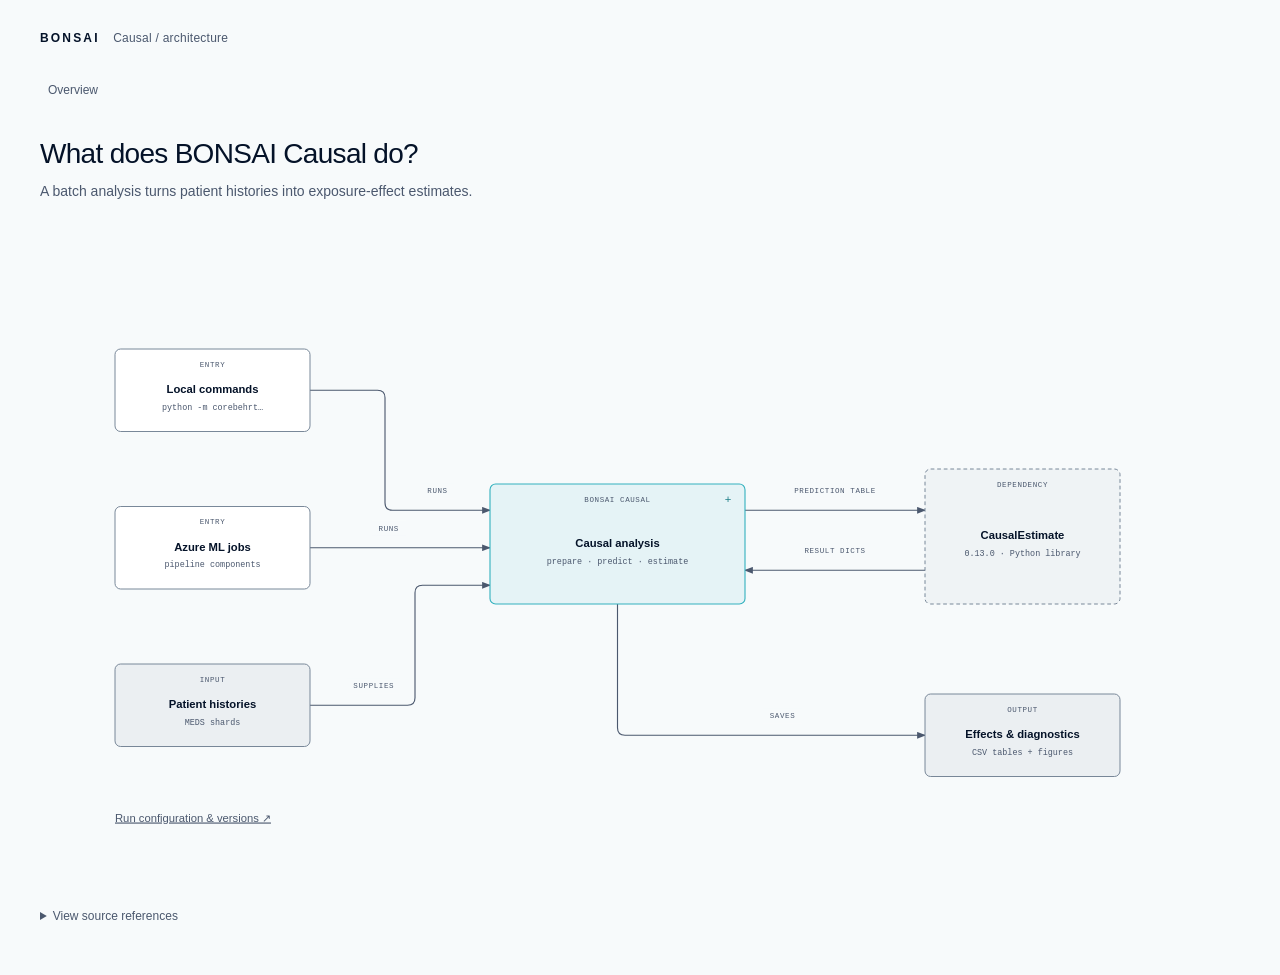
<file: docs/diagrams/index.html>
<!doctype html>
<html lang="en"><head><meta charset="utf-8"><meta name="viewport" content="width=device-width, initial-scale=1"><title>Logical architecture · BONSAI Causal</title><style>
:root {
  color-scheme: light;
  --paper: #f7fafb;
  --ink: #041228;
  --muted: #4b586e;
  --rule: #c3cad4;
  --accent: #35b2bf;
  --accent-text: #1f7f89;
  --sans: "Geist", -apple-system, BlinkMacSystemFont, "Segoe UI", sans-serif;
  --mono: "Geist Mono", ui-monospace, "SFMono-Regular", Consolas, monospace;
  font-family: var(--sans);
  color: var(--ink);
  background: var(--paper);
}
* {
  box-sizing: border-box;
}
body {
  margin: 0;
}
button,
a {
  -webkit-tap-highlight-color: transparent;
}
a {
  color: inherit;
  text-underline-offset: 4px;
}
button {
  font: inherit;
  color: inherit;
  cursor: pointer;
}
[hidden] {
  display: none !important;
}
.shell {
  max-width: 1360px;
  margin: auto;
  padding: 28px 40px 40px;
}
.brand {
  font-size: 12px;
  font-weight: 650;
  letter-spacing: 0.18em;
  text-decoration: none;
}
.brand span {
  font-weight: 400;
  letter-spacing: 0.02em;
  margin-left: 8px;
  color: var(--muted);
}
.toolbar {
  display: flex;
  align-items: center;
  justify-content: space-between;
  gap: 16px;
  min-height: 64px;
  margin-top: 12px;
}
.breadcrumbs {
  display: flex;
  align-items: center;
  flex-wrap: wrap;
  gap: 4px;
  font-size: 12px;
  color: var(--muted);
}
.breadcrumbs button,
.nav-button {
  border: 0;
  background: transparent;
  padding: 12px 8px;
  min-height: 44px;
}
.breadcrumbs button {
  text-decoration: underline;
  text-underline-offset: 4px;
}
.breadcrumbs span {
  padding: 8px;
}
.nav-actions {
  display: flex;
  gap: 8px;
  flex-shrink: 0;
}
.nav-button {
  border: 1px solid var(--rule);
  border-radius: 4px;
  padding: 8px 14px;
}
.context {
  min-height: 56px;
  display: flex;
  align-items: center;
  margin: 8px 0 16px;
}
.context[hidden] + main {
  margin-top: 16px;
}
.context-anchor {
  display: inline-flex;
  flex-direction: column;
  justify-content: center;
  min-width: 220px;
  min-height: 56px;
  padding: 8px 16px;
  border: 1px solid var(--accent);
  border-radius: 6px;
  background: #e5f3f6;
}
.context-anchor small {
  color: var(--muted);
  font-size: 10px;
  margin-bottom: 4px;
}
.context-anchor strong {
  font-weight: 600;
  font-size: 12px;
}
h1 {
  font-size: 28px;
  font-weight: 300;
  letter-spacing: -0.025em;
  margin: 0 0 10px;
}
.subtitle {
  font-size: 14px;
  color: var(--muted);
  margin: 0;
  line-height: 1.6;
  max-width: 85ch;
}
.diagram-scroll {
  overflow-x: auto;
  margin-top: 12px;
  border-radius: 4px;
}
.diagram {
  width: 100%;
  display: block;
  min-width: 880px;
}
.node-name {
  font-family: var(--sans);
  font-size: 12px;
  font-weight: 600;
  fill: var(--ink);
}
.node-sub {
  font-family: var(--mono);
  font-size: 9px;
  fill: var(--muted);
}
.tag,
.edge-label,
.lane-label {
  font-family: var(--mono);
  font-size: 8px;
  fill: var(--muted);
  letter-spacing: 0.08em;
}
.lane-label {
  font-size: 10px;
}
.node-box {
  fill: #fff;
  stroke: #718093;
  stroke-width: 1;
}
.node.focal .node-box {
  fill: #e5f3f6;
  stroke: var(--accent);
  stroke-width: 1.2;
}
.node.artifact .node-box {
  fill: #ebeff2;
}
.node.external .node-box {
  fill: #eff3f5;
  stroke-dasharray: 4 3;
}
.node-link {
  cursor: pointer;
  text-decoration: none;
}
.node-link:hover .node-box {
  stroke: var(--ink);
  stroke-width: 1.8;
}
.disclosure {
  font-family: var(--sans);
  font-size: 12px;
  fill: var(--accent-text);
}
.related {
  font-family: var(--sans);
  font-size: 12px;
  text-decoration: underline;
  text-underline-offset: 4px;
  fill: var(--muted);
}
.evidence {
  margin-top: 8px;
  font-size: 12px;
  color: var(--muted);
}
.evidence summary {
  cursor: pointer;
  width: fit-content;
  padding: 12px 0;
}
.evidence ul {
  line-height: 1.8;
  padding-left: 20px;
}
.evidence code,
.source-meta {
  font-family: var(--mono);
  font-size: 11px;
  overflow-wrap: anywhere;
}
.source-meta {
  color: var(--muted);
  line-height: 1.8;
}
pre {
  overflow: auto;
  max-height: 65vh;
  background: #fff;
  border: 1px solid var(--rule);
  border-radius: 6px;
  padding: 24px;
  line-height: 1.65;
  font-size: 12px;
  tab-size: 4;
}
pre code {
  font-family: var(--mono);
}
:focus-visible {
  outline: 3px solid var(--accent-text);
  outline-offset: 5px;
}
.node-link:focus-visible {
  outline: none;
}
.node-link:focus-visible .node-box {
  stroke: var(--accent-text);
  stroke-width: 3;
}
.sr-only {
  position: absolute;
  width: 1px;
  height: 1px;
  padding: 0;
  margin: -1px;
  overflow: hidden;
  clip-path: inset(50%);
  white-space: nowrap;
}
.flight {
  position: fixed;
  pointer-events: none;
  z-index: 10;
  margin: 0;
  transform-origin: top left;
}
.flight {
  display: flex;
  align-items: center;
  justify-content: center;
  border: 1px solid var(--accent);
  border-radius: 6px;
  font-size: 12px;
  padding: 8px 12px;
  text-align: center;
}
.flight strong {
  font-weight: 600;
}
.standalone-nav {
  display: flex;
  gap: 20px;
  font-size: 12px;
  margin: 24px 0;
}
@media (max-width: 640px) {
  .shell {
    padding: 20px 16px;
  }
  .toolbar {
    align-items: flex-start;
    flex-direction: column-reverse;
    gap: 0;
  }
  .breadcrumbs {
    font-size: 11px;
  }
  h1 {
    font-size: 24px;
    line-height: 1.25;
  }
  .subtitle {
    font-size: 13px;
  }
  .diagram-scroll {
    border: 1px solid #dce2e8;
  }
  .diagram {
    min-width: 1280px;
  }
  .context-anchor {
    min-width: 200px;
  }
  pre {
    padding: 16px;
  }
}
@media (prefers-reduced-motion: reduce) {
  *,
  *::before,
  *::after {
    animation: none !important;
    transition: none !important;
    scroll-behavior: auto !important;
  }
}
@media print {
  .toolbar,
  .context,
  .evidence,
  .standalone-nav {
    display: none !important;
  }
  .shell {
    padding: 0;
    max-width: none;
  }
  .diagram {
    min-width: 0;
  }
  .diagram-scroll {
    overflow: visible;
    border: 0;
  }
  .brand {
    display: none;
  }
}

</style></head><body><div class="shell"><a class="brand" href="index.html">BONSAI <span>Causal / architecture</span></a><div class="toolbar" hidden><nav class="breadcrumbs" aria-label="Location"></nav><div class="nav-actions"><button class="nav-button" id="up">← Up</button><button class="nav-button" id="overview">Overview</button></div></div><div class="context" hidden><div class="context-anchor"><small></small><strong></strong></div></div><main><section id="view-overview" data-view="overview"><h1 tabindex="-1">What does BONSAI Causal do?</h1><p class="subtitle">A batch analysis turns patient histories into exposure-effect estimates.</p><div class="diagram-scroll" tabindex="0" role="region" aria-label="Scrollable diagram: Overview"><svg class="diagram" xmlns="http://www.w3.org/2000/svg" viewBox="0 0 1280 720" role="img" aria-labelledby="overview-title overview-desc"><title id="overview-title">What does BONSAI Causal do?</title><desc id="overview-desc">Local commands or Azure jobs run causal analysis on MEDS data. The analysis calls CausalEstimate with prediction tables and saves effect estimates and diagnostics.</desc><defs><marker id="overview-arrow" markerWidth="8" markerHeight="6" refX="7" refY="3" orient="auto"><polygon points="0 0, 8 3, 0 6" fill="#4b586e"/></marker><marker id="overview-arrow-accent" markerWidth="8" markerHeight="6" refX="7" refY="3" orient="auto"><polygon points="0 0, 8 3, 0 6" fill="#35b2bf"/></marker><marker id="overview-arrow-link" markerWidth="8" markerHeight="6" refX="7" refY="3" orient="auto"><polygon points="0 0, 8 3, 0 6" fill="#2e5aa8"/></marker></defs><rect width="1280" height="720" fill="#f7fafb"/><path class="connector" d="M 288 188 L 360.0 188.0 Q 368 188 368.0 196.0 L 368.0 308.0 Q 368 316 376.0 316.0 L 480 316" fill="none" stroke="#4b586e" stroke-width="1.2" marker-end="url(#overview-arrow)"/><path class="connector" d="M 288 356 L 480 356" fill="none" stroke="#4b586e" stroke-width="1.2" marker-end="url(#overview-arrow)"/><path class="connector" d="M 288 524 L 392.0 524.0 Q 400 524 400.0 516.0 L 400.0 404.0 Q 400 396 408.0 396.0 L 480 396" fill="none" stroke="#4b586e" stroke-width="1.2" marker-end="url(#overview-arrow)"/><path class="connector" d="M 752 316 L 944 316" fill="none" stroke="#4b586e" stroke-width="1.2" marker-end="url(#overview-arrow)"/><path class="connector" d="M 944 380 L 752 380" fill="none" stroke="#4b586e" stroke-width="1.2" marker-end="url(#overview-arrow)"/><path class="connector" d="M 616 416 L 616.0 548.0 Q 616 556 624.0 556.0 L 944 556" fill="none" stroke="#4b586e" stroke-width="1.2" marker-end="url(#overview-arrow)"/><g class="edge-caption"><rect x="405.6" y="287" width="36.8" height="16" fill="#f7fafb"/><text class="edge-label" x="424" y="298" text-anchor="middle">RUNS</text></g><g class="edge-caption"><rect x="353.6" y="327" width="36.8" height="16" fill="#f7fafb"/><text class="edge-label" x="372" y="338" text-anchor="middle">RUNS</text></g><g class="edge-caption"><rect x="327.2" y="495" width="57.6" height="16" fill="#f7fafb"/><text class="edge-label" x="356" y="506" text-anchor="middle">SUPPLIES</text></g><g class="edge-caption"><rect x="798.4" y="287" width="99.2" height="16" fill="#f7fafb"/><text class="edge-label" x="848" y="298" text-anchor="middle">PREDICTION TABLE</text></g><g class="edge-caption"><rect x="808.8" y="351" width="78.4" height="16" fill="#f7fafb"/><text class="edge-label" x="848" y="362" text-anchor="middle">RESULT DICTS</text></g><g class="edge-caption"><rect x="771.0" y="527" width="42.0" height="16" fill="#f7fafb"/><text class="edge-label" x="792" y="538" text-anchor="middle">SAVES</text></g><g class="node " id="overview-local" data-node="local" data-label="Local commands"><rect class="node-box" x="80" y="144" width="208" height="88" rx="6"/><text class="tag" x="184.0" y="163" text-anchor="middle">ENTRY</text><text class="node-name" x="184.0" y="191.0" text-anchor="middle">Local commands</text><text class="node-sub" x="184.0" y="209.0" text-anchor="middle">python -m corebehrt…</text></g><g class="node " id="overview-azure" data-node="azure" data-label="Azure ML jobs"><rect class="node-box" x="80" y="312" width="208" height="88" rx="6"/><text class="tag" x="184.0" y="331" text-anchor="middle">ENTRY</text><text class="node-name" x="184.0" y="359.0" text-anchor="middle">Azure ML jobs</text><text class="node-sub" x="184.0" y="377.0" text-anchor="middle">pipeline components</text></g><g class="node artifact" id="overview-meds" data-node="meds" data-label="Patient histories"><rect class="node-box" x="80" y="480" width="208" height="88" rx="6"/><text class="tag" x="184.0" y="499" text-anchor="middle">INPUT</text><text class="node-name" x="184.0" y="527.0" text-anchor="middle">Patient histories</text><text class="node-sub" x="184.0" y="545.0" text-anchor="middle">MEDS shards</text></g><a class="node-link" href="analysis.html" data-destination="analysis" data-kind="inside" aria-label="Look inside: Causal analysis"><g class="node focal" id="overview-analysis" data-node="analysis" data-label="Causal analysis"><rect class="node-box" x="480" y="288" width="272" height="128" rx="6"/><text class="tag" x="616.0" y="307" text-anchor="middle">BONSAI CAUSAL</text><text class="node-name" x="616.0" y="355.0" text-anchor="middle">Causal analysis</text><text class="node-sub" x="616.0" y="373.0" text-anchor="middle">prepare · predict · estimate</text><text class="disclosure" x="734" y="308" text-anchor="middle">+</text></g></a><g class="node external" id="overview-estimators" data-node="estimators" data-label="CausalEstimate"><rect class="node-box" x="944" y="272" width="208" height="144" rx="6"/><text class="tag" x="1048.0" y="291" text-anchor="middle">DEPENDENCY</text><text class="node-name" x="1048.0" y="347.0" text-anchor="middle">CausalEstimate</text><text class="node-sub" x="1048.0" y="365.0" text-anchor="middle">0.13.0 · Python library</text></g><g class="node artifact" id="overview-results" data-node="results" data-label="Effects &amp; diagnostics"><rect class="node-box" x="944" y="512" width="208" height="88" rx="6"/><text class="tag" x="1048.0" y="531" text-anchor="middle">OUTPUT</text><text class="node-name" x="1048.0" y="559.0" text-anchor="middle">Effects &amp; diagnostics</text><text class="node-sub" x="1048.0" y="577.0" text-anchor="middle">CSV tables + figures</text></g><a href="config.html" data-destination="config" data-kind="related" class="related-link" aria-label="Related view: Run configuration &amp; versions"><rect x="72" y="620" width="280" height="44" fill="transparent"/><text class="related" x="80" y="648">Run configuration &amp; versions ↗</text></a></svg></div><details class="evidence"><summary>View source references</summary><p>Code evidence: BONSAI Causal <code>d97b5e9b83c0a3962494441542db9e7bbccef881</code>; CausalEstimate 0.13.0 <code>9193d476c58037fba7f4d047d03a577e84b6348e</code>.</p><ul><li>Local pipeline entry points — <code>.github/workflows/causal_pipeline.yml</code></li><li>Azure artifact wiring — <code>corebehrt/azure/pipelines/FINETUNE_CALIBRATE_ESTIMATE.py</code></li><li>Estimator caller and table contract — <code>corebehrt/modules/causal/estimate.py</code></li><li>CausalEstimate 0.13.0 callee — <code>9193d476c58037fba7f4d047d03a577e84b6348e/CausalEstimate/core/multi_estimator.py</code></li></ul><a href="evidence.html">Open revision-pinned source links ↗</a></details></section><section id="view-analysis" data-view="analysis" hidden><h1 tabindex="-1">What happens in one causal analysis?</h1><p class="subtitle">The handoffs are patient data, checkpoints, and prediction files.</p><div class="diagram-scroll" tabindex="0" role="region" aria-label="Scrollable diagram: One analysis"><svg class="diagram" xmlns="http://www.w3.org/2000/svg" viewBox="0 0 1280 720" role="img" aria-labelledby="analysis-title analysis-desc"><title id="analysis-title">What happens in one causal analysis?</title><desc id="analysis-desc">Data preparation supplies pretraining and causal cohort preparation. Prepared patients and pretrained weights feed fold training and prediction, followed by calibration and effect estimation.</desc><defs><marker id="analysis-arrow" markerWidth="8" markerHeight="6" refX="7" refY="3" orient="auto"><polygon points="0 0, 8 3, 0 6" fill="#4b586e"/></marker><marker id="analysis-arrow-accent" markerWidth="8" markerHeight="6" refX="7" refY="3" orient="auto"><polygon points="0 0, 8 3, 0 6" fill="#35b2bf"/></marker><marker id="analysis-arrow-link" markerWidth="8" markerHeight="6" refX="7" refY="3" orient="auto"><polygon points="0 0, 8 3, 0 6" fill="#2e5aa8"/></marker></defs><rect width="1280" height="720" fill="#f7fafb"/><path class="connector" d="M 184 288 L 184.0 180.0 Q 184 172 192.0 172.0 L 392 172" fill="none" stroke="#4b586e" stroke-width="1.2" marker-end="url(#analysis-arrow)"/><path class="connector" d="M 184 392 L 184.0 508.0 Q 184 516 192.0 516.0 L 392 516" fill="none" stroke="#4b586e" stroke-width="1.2" marker-end="url(#analysis-arrow)"/><path class="connector" d="M 600 172 L 800.0 172.0 Q 808 172 808.0 180.0 L 808 288" fill="none" stroke="#4b586e" stroke-width="1.2" marker-end="url(#analysis-arrow)"/><path class="connector" d="M 600 516 L 800.0 516.0 Q 808 516 808.0 508.0 L 808 392" fill="none" stroke="#4b586e" stroke-width="1.2" marker-end="url(#analysis-arrow)"/><path class="connector" d="M 912 340 L 1008 340" fill="none" stroke="#4b586e" stroke-width="1.2" marker-end="url(#analysis-arrow)"/><path class="connector" d="M 1112 392 L 1112 528" fill="none" stroke="#4b586e" stroke-width="1.2" marker-end="url(#analysis-arrow)"/><g class="edge-caption"><rect x="248.6" y="143" width="62.800000000000004" height="16" fill="#f7fafb"/><text class="edge-label" x="280" y="154" text-anchor="middle">SEQUENCES</text></g><g class="edge-caption"><rect x="238.2" y="487" width="83.60000000000001" height="16" fill="#f7fafb"/><text class="edge-label" x="280" y="498" text-anchor="middle">COHORT INPUTS</text></g><g class="edge-caption"><rect x="665.2" y="143" width="109.60000000000001" height="16" fill="#f7fafb"/><text class="edge-label" x="720" y="154" text-anchor="middle">PRETRAINED WEIGHTS</text></g><g class="edge-caption"><rect x="659.8" y="487" width="104.4" height="16" fill="#f7fafb"/><text class="edge-label" x="712" y="498" text-anchor="middle">PREPARED PATIENTS</text></g><g class="edge-caption"><rect x="944.2" y="311" width="31.6" height="16" fill="#f7fafb"/><text class="edge-label" x="960" y="322" text-anchor="middle">CSV</text></g><g class="edge-caption"><rect x="1125.6" y="453" width="88.8" height="16" fill="#f7fafb"/><text class="edge-label" x="1170" y="464" text-anchor="middle">CALIBRATED CSV</text></g><g class="node " id="analysis-data" data-node="data" data-label="Prepare patient data"><rect class="node-box" x="80" y="288" width="208" height="104" rx="6"/><text class="tag" x="184.0" y="307" text-anchor="middle">PREPARE</text><text class="node-name" x="184.0" y="343.0" text-anchor="middle">Prepare patient data</text><text class="node-sub" x="184.0" y="361.0" text-anchor="middle">sequences + event labels</text></g><g class="node " id="analysis-pretrain" data-node="pretrain" data-label="Pretrain encoder"><rect class="node-box" x="392" y="128" width="208" height="88" rx="6"/><text class="tag" x="496.0" y="147" text-anchor="middle">LEARN</text><text class="node-name" x="496.0" y="175.0" text-anchor="middle">Pretrain encoder</text><text class="node-sub" x="496.0" y="193.0" text-anchor="middle">masked-token training</text></g><g class="node " id="analysis-cohort" data-node="cohort" data-label="Prepare causal cohort"><rect class="node-box" x="392" y="464" width="208" height="104" rx="6"/><text class="tag" x="496.0" y="483" text-anchor="middle">PREPARE</text><text class="node-name" x="496.0" y="519.0" text-anchor="middle">Prepare causal cohort</text><text class="node-sub" x="496.0" y="537.0" text-anchor="middle">index dates · A/Y · folds</text></g><a class="node-link" href="fold.html" data-destination="fold" data-kind="inside" aria-label="Look inside: Fold training &amp; prediction"><g class="node focal" id="analysis-folds" data-node="folds" data-label="Fold training &amp; prediction"><rect class="node-box" x="704" y="288" width="208" height="104" rx="6"/><text class="tag" x="808.0" y="307" text-anchor="middle">PREDICT</text><text class="node-name" x="808.0" y="343.0" text-anchor="middle">Fold training &amp; prediction</text><text class="node-sub" x="808.0" y="361.0" text-anchor="middle">checkpoints + predictions</text><text class="disclosure" x="894" y="308" text-anchor="middle">+</text></g></a><g class="node " id="analysis-calibrate" data-node="calibrate" data-label="Calibrate probabilities"><rect class="node-box" x="1008" y="288" width="208" height="104" rx="6"/><text class="tag" x="1112.0" y="307" text-anchor="middle">CALIBRATE</text><text class="node-name" x="1112.0" y="343.0" text-anchor="middle">Calibrate probabilities</text><text class="node-sub" x="1112.0" y="361.0" text-anchor="middle">combined predictions.csv</text></g><a class="node-link" href="estimation.html" data-destination="estimation" data-kind="inside" aria-label="Look inside: Effect estimation"><g class="node focal" id="analysis-estimate" data-node="estimate" data-label="Effect estimation"><rect class="node-box" x="1008" y="528" width="208" height="88" rx="6"/><text class="tag" x="1112.0" y="547" text-anchor="middle">ESTIMATE</text><text class="node-name" x="1112.0" y="575.0" text-anchor="middle">Effect estimation</text><text class="node-sub" x="1112.0" y="593.0" text-anchor="middle">effects + intervals</text><text class="disclosure" x="1198" y="548" text-anchor="middle">+</text></g></a><a href="config.html" data-destination="config" data-kind="related" class="related-link" aria-label="Related view: Run configuration &amp; versions"><rect x="72" y="620" width="280" height="44" fill="transparent"/><text class="related" x="80" y="648">Run configuration &amp; versions ↗</text></a></svg></div><details class="evidence"><summary>View source references</summary><p>Code evidence: BONSAI Causal <code>d97b5e9b83c0a3962494441542db9e7bbccef881</code>; CausalEstimate 0.13.0 <code>9193d476c58037fba7f4d047d03a577e84b6348e</code>.</p><ul><li>Concrete stage ordering — <code>.github/workflows/causal_pipeline.yml</code></li><li>Joint fine-tuning entry point — <code>corebehrt/main_causal/finetune_exp_y.py</code></li><li>Calibration reads saved predictions — <code>corebehrt/modules/setup/causal/prediction_processor.py</code></li><li>Azure uses the same artifact chain — <code>corebehrt/azure/pipelines/FINETUNE_CALIBRATE_ESTIMATE.py</code></li></ul><a href="evidence.html">Open revision-pinned source links ↗</a></details></section><section id="view-fold" data-view="fold" hidden><h1 tabindex="-1">How does one fold produce predictions?</h1><p class="subtitle">Training writes a checkpoint; prediction reloads it before evaluating patients.</p><div class="diagram-scroll" tabindex="0" role="region" aria-label="Scrollable diagram: One fold"><svg class="diagram" xmlns="http://www.w3.org/2000/svg" viewBox="0 0 1280 720" role="img" aria-labelledby="fold-title fold-desc"><title id="fold-title">How does one fold produce predictions?</title><desc id="fold-desc">Training and prediction are separate responsibilities. Training uses the fold&#x27;s training patients. A saved checkpoint is reloaded for validation and optional test evaluation. Validation predictions are combined across folds for calibration.</desc><defs><marker id="fold-arrow" markerWidth="8" markerHeight="6" refX="7" refY="3" orient="auto"><polygon points="0 0, 8 3, 0 6" fill="#4b586e"/></marker><marker id="fold-arrow-accent" markerWidth="8" markerHeight="6" refX="7" refY="3" orient="auto"><polygon points="0 0, 8 3, 0 6" fill="#35b2bf"/></marker><marker id="fold-arrow-link" markerWidth="8" markerHeight="6" refX="7" refY="3" orient="auto"><polygon points="0 0, 8 3, 0 6" fill="#2e5aa8"/></marker></defs><rect width="1280" height="720" fill="#f7fafb"/><text class="lane-label" x="80" y="100">TRAINING</text><line x1="80" y1="112" x2="1200" y2="112" stroke="#dce2e8"/><text class="lane-label" x="80" y="328">PREDICTION</text><line x1="80" y1="340" x2="1200" y2="340" stroke="#dce2e8"/><text class="lane-label" x="80" y="548">AGGREGATION</text><line x1="80" y1="560" x2="1200" y2="560" stroke="#dce2e8"/><path class="connector" d="M 408 180 L 520 180" fill="none" stroke="#4b586e" stroke-width="1.2" marker-end="url(#fold-arrow)"/><path class="connector" d="M 728 180 L 840 180" fill="none" stroke="#4b586e" stroke-width="1.2" marker-end="url(#fold-arrow)"/><path class="connector" d="M 944 224 L 944.0 276.0 Q 944 284 936.0 284.0 L 632.0 284.0 Q 624 284 624.0 292.0 L 624 364" fill="none" stroke="#4b586e" stroke-width="1.2" marker-end="url(#fold-arrow)"/><path class="connector" d="M 408 408 L 520 408" fill="none" stroke="#4b586e" stroke-width="1.2" marker-end="url(#fold-arrow)"/><path class="connector" d="M 728 408 L 840 408" fill="none" stroke="#4b586e" stroke-width="1.2" marker-end="url(#fold-arrow)"/><path class="connector" d="M 624 452 L 624 572" fill="none" stroke="#4b586e" stroke-width="1.2" marker-end="url(#fold-arrow)"/><path class="connector" d="M 944 452 L 944 572" fill="none" stroke="#4b586e" stroke-width="1.2" marker-end="url(#fold-arrow)"/><g class="edge-caption"><rect x="422.2" y="151" width="83.60000000000001" height="16" fill="#f7fafb"/><text class="edge-label" x="464" y="162" text-anchor="middle">TRAINING DATA</text></g><g class="edge-caption"><rect x="763.0" y="151" width="42.0" height="16" fill="#f7fafb"/><text class="edge-label" x="784" y="162" text-anchor="middle">SAVES</text></g><g class="edge-caption"><rect x="757.8" y="255" width="52.4" height="16" fill="#f7fafb"/><text class="edge-label" x="784" y="266" text-anchor="middle">RELOADS</text></g><g class="edge-caption"><rect x="432.6" y="379" width="62.800000000000004" height="16" fill="#f7fafb"/><text class="edge-label" x="464" y="390" text-anchor="middle">EVAL DATA</text></g><g class="edge-caption"><rect x="763.0" y="379" width="42.0" height="16" fill="#f7fafb"/><text class="edge-label" x="784" y="390" text-anchor="middle">SAVES</text></g><g class="edge-caption"><rect x="644.4" y="505" width="47.2" height="16" fill="#f7fafb"/><text class="edge-label" x="668" y="516" text-anchor="middle">SCORES</text></g><g class="edge-caption"><rect x="963.2" y="505" width="57.6" height="16" fill="#f7fafb"/><text class="edge-label" x="992" y="516" text-anchor="middle">COMBINES</text></g><g class="node artifact" id="fold-splits" data-node="splits" data-label="Training patients"><rect class="node-box" x="200" y="136" width="208" height="88" rx="6"/><text class="tag" x="304.0" y="155" text-anchor="middle">INPUT</text><text class="node-name" x="304.0" y="183.0" text-anchor="middle">Training patients</text><text class="node-sub" x="304.0" y="201.0" text-anchor="middle">prepared fold IDs</text></g><a class="node-link" href="source-fold.html" data-destination="source-fold" data-kind="inside" aria-label="Look inside: Fine-tune model"><g class="node focal" id="fold-train" data-node="train" data-label="Fine-tune model"><rect class="node-box" x="520" y="136" width="208" height="88" rx="6"/><text class="tag" x="624.0" y="155" text-anchor="middle">TRAIN</text><text class="node-name" x="624.0" y="183.0" text-anchor="middle">Fine-tune model</text><text class="node-sub" x="624.0" y="201.0" text-anchor="middle">pretrained encoder + A/Y</text><text class="disclosure" x="710" y="156" text-anchor="middle">+</text></g></a><g class="node artifact" id="fold-checkpoint" data-node="checkpoint" data-label="Model checkpoint"><rect class="node-box" x="840" y="136" width="208" height="88" rx="6"/><text class="tag" x="944.0" y="155" text-anchor="middle">ARTIFACT</text><text class="node-name" x="944.0" y="183.0" text-anchor="middle">Model checkpoint</text><text class="node-sub" x="944.0" y="201.0" text-anchor="middle">saved fold weights</text></g><g class="node artifact" id="fold-validation" data-node="validation" data-label="Evaluation patients"><rect class="node-box" x="200" y="364" width="208" height="88" rx="6"/><text class="tag" x="304.0" y="383" text-anchor="middle">INPUT</text><text class="node-name" x="304.0" y="411.0" text-anchor="middle">Evaluation patients</text><text class="node-sub" x="304.0" y="429.0" text-anchor="middle">validation / optional test</text></g><g class="node focal" id="fold-predict" data-node="predict" data-label="Reload &amp; evaluate"><rect class="node-box" x="520" y="364" width="208" height="88" rx="6"/><text class="tag" x="624.0" y="383" text-anchor="middle">PREDICT</text><text class="node-name" x="624.0" y="411.0" text-anchor="middle">Reload &amp; evaluate</text><text class="node-sub" x="624.0" y="429.0" text-anchor="middle">factual + flipped exposure</text></g><g class="node artifact" id="fold-predictions" data-node="predictions" data-label="Fold predictions"><rect class="node-box" x="840" y="364" width="208" height="88" rx="6"/><text class="tag" x="944.0" y="383" text-anchor="middle">OUTPUT</text><text class="node-name" x="944.0" y="411.0" text-anchor="middle">Fold predictions</text><text class="node-sub" x="944.0" y="429.0" text-anchor="middle">propensity + outcomes</text></g><g class="node artifact" id="fold-metrics" data-node="metrics" data-label="Prediction metrics"><rect class="node-box" x="520" y="572" width="208" height="64" rx="6"/><text class="tag" x="624.0" y="591" text-anchor="middle">OUTPUT</text><text class="node-name" x="624.0" y="607.0" text-anchor="middle">Prediction metrics</text><text class="node-sub" x="624.0" y="625.0" text-anchor="middle">validation / optional test</text></g><g class="node artifact" id="fold-combine" data-node="combine" data-label="Combine validation folds"><rect class="node-box" x="840" y="572" width="208" height="64" rx="6"/><text class="tag" x="944.0" y="591" text-anchor="middle">OUTPUT</text><text class="node-name" x="944.0" y="607.0" text-anchor="middle">Combine validation folds</text><text class="node-sub" x="944.0" y="625.0" text-anchor="middle">combined_predictions.csv</text></g><a href="estimation.html" data-destination="estimation" data-kind="related" class="related-link" aria-label="Related view: Related: use these predictions"><rect x="72" y="656" width="280" height="44" fill="transparent"/><text class="related" x="80" y="684">Related: use these predictions ↗</text></a><a href="config.html" data-destination="config" data-kind="related" class="related-link" aria-label="Related view: Run configuration &amp; versions"><rect x="832" y="656" width="280" height="44" fill="transparent"/><text class="related" x="840" y="684">Run configuration &amp; versions ↗</text></a></svg></div><details class="evidence"><summary>View source references</summary><p>Code evidence: BONSAI Causal <code>d97b5e9b83c0a3962494441542db9e7bbccef881</code>; CausalEstimate 0.13.0 <code>9193d476c58037fba7f4d047d03a577e84b6348e</code>.</p><ul><li>Training, reload and evaluation — <code>corebehrt/main_causal/helper/finetune_exp_y.py</code></li><li>Factual and counterfactual prediction — <code>corebehrt/modules/trainer/causal/trainer.py</code></li><li>Only validation folds are accumulated — <code>corebehrt/modules/setup/causal/prediction_accumulator.py</code></li></ul><a href="evidence.html">Open revision-pinned source links ↗</a></details></section><section id="view-estimation" data-view="estimation" hidden><h1 tabindex="-1">How do predictions become effect estimates?</h1><p class="subtitle">Configured methods choose the uncertainty route; several methods can run together.</p><div class="diagram-scroll" tabindex="0" role="region" aria-label="Scrollable diagram: Effect estimates"><svg class="diagram" xmlns="http://www.w3.org/2000/svg" viewBox="0 0 1280 720" role="img" aria-labelledby="estimation-title estimation-desc"><title id="estimation-title">How do predictions become effect estimates?</title><desc id="estimation-desc">Load calibrated predictions, optionally filter common support, and prepare each outcome. Dispatch configured methods to bootstrap estimation or single-shot TMLE_TH, then combine results into tables and plots.</desc><defs><marker id="estimation-arrow" markerWidth="8" markerHeight="6" refX="7" refY="3" orient="auto"><polygon points="0 0, 8 3, 0 6" fill="#4b586e"/></marker><marker id="estimation-arrow-accent" markerWidth="8" markerHeight="6" refX="7" refY="3" orient="auto"><polygon points="0 0, 8 3, 0 6" fill="#35b2bf"/></marker><marker id="estimation-arrow-link" markerWidth="8" markerHeight="6" refX="7" refY="3" orient="auto"><polygon points="0 0, 8 3, 0 6" fill="#2e5aa8"/></marker></defs><rect width="1280" height="720" fill="#f7fafb"/><path class="connector" d="M 288 144 L 384 144" fill="none" stroke="#4b586e" stroke-width="1.2" marker-end="url(#estimation-arrow)"/><path class="connector" d="M 592 144 L 688 144" fill="none" stroke="#4b586e" stroke-width="1.2" marker-end="url(#estimation-arrow)"/><path class="connector" d="M 792 188 L 792 288" fill="none" stroke="#4b586e" stroke-width="1.2" marker-end="url(#estimation-arrow)"/><path class="connector" d="M 696 344 L 544.0 344.0 Q 536 344 536.0 352.0 L 536 456" fill="none" stroke="#4b586e" stroke-width="1.2" marker-end="url(#estimation-arrow)"/><path class="connector" d="M 888 344 L 1040.0 344.0 Q 1048 344 1048.0 352.0 L 1048 456" fill="none" stroke="#4b586e" stroke-width="1.2" marker-end="url(#estimation-arrow)"/><path class="connector" d="M 536 544 L 536.0 572.0 Q 536 580 544.0 580.0 L 736.0 580.0 Q 744 580 744.0 588.0 L 744 616" fill="none" stroke="#4b586e" stroke-width="1.2" marker-end="url(#estimation-arrow)"/><path class="connector" d="M 1048 544 L 1048.0 572.0 Q 1048 580 1040.0 580.0 L 848.0 580.0 Q 840 580 840.0 588.0 L 840 616" fill="none" stroke="#4b586e" stroke-width="1.2" marker-end="url(#estimation-arrow)"/><g class="edge-caption"><rect x="315.0" y="115" width="42.0" height="16" fill="#f7fafb"/><text class="edge-label" x="336" y="126" text-anchor="middle">READS</text></g><g class="edge-caption"><rect x="616.4" y="115" width="47.2" height="16" fill="#f7fafb"/><text class="edge-label" x="640" y="126" text-anchor="middle">PASSES</text></g><g class="edge-caption"><rect x="821.4" y="227" width="73.2" height="16" fill="#f7fafb"/><text class="edge-label" x="858" y="238" text-anchor="middle">PER OUTCOME</text></g><g class="edge-caption"><rect x="547.8" y="315" width="104.4" height="16" fill="#f7fafb"/><text class="edge-label" x="600" y="326" text-anchor="middle">BOOTSTRAP METHODS</text></g><g class="edge-caption"><rect x="949.8" y="315" width="52.4" height="16" fill="#f7fafb"/><text class="edge-label" x="976" y="326" text-anchor="middle">TMLE_TH</text></g><g class="edge-caption"><rect x="605.8" y="551" width="52.4" height="16" fill="#f7fafb"/><text class="edge-label" x="632" y="562" text-anchor="middle">RESULTS</text></g><g class="edge-caption"><rect x="929.8" y="551" width="52.4" height="16" fill="#f7fafb"/><text class="edge-label" x="956" y="562" text-anchor="middle">RESULTS</text></g><g class="node artifact" id="estimation-calibrated" data-node="calibrated" data-label="Calibrated predictions"><rect class="node-box" x="80" y="100" width="208" height="88" rx="6"/><text class="tag" x="184.0" y="119" text-anchor="middle">INPUT</text><text class="node-name" x="184.0" y="147.0" text-anchor="middle">Calibrated predictions</text><text class="node-sub" x="184.0" y="165.0" text-anchor="middle">combined calibrated CSV</text></g><g class="node " id="estimation-support" data-node="support" data-label="Select analysis cohort"><rect class="node-box" x="384" y="100" width="208" height="88" rx="6"/><text class="tag" x="488.0" y="119" text-anchor="middle">FILTER</text><text class="node-name" x="488.0" y="147.0" text-anchor="middle">Select analysis cohort</text><text class="node-sub" x="488.0" y="165.0" text-anchor="middle">optional common support</text></g><g class="node " id="estimation-outcome" data-node="outcome" data-label="Prepare each outcome"><rect class="node-box" x="688" y="100" width="208" height="88" rx="6"/><text class="tag" x="792.0" y="119" text-anchor="middle">LOOP</text><text class="node-name" x="792.0" y="147.0" text-anchor="middle">Prepare each outcome</text><text class="node-sub" x="792.0" y="165.0" text-anchor="middle">A · Y · ps · Q(1) · Q(0)</text></g><a class="node-link" href="source-estimator.html" data-destination="source-estimator" data-kind="inside" aria-label="Look inside: Choose methods"><g class="node focal" id="estimation-dispatch" data-node="dispatch" data-label="Choose methods"><path class="node-box" d="M 792.0 288 L 888 344.0 L 792.0 400 L 696 344.0 Z"/><text class="tag" x="792.0" y="312" text-anchor="middle">DISPATCH</text><text class="node-name" x="792.0" y="342.0" text-anchor="middle">Choose methods</text><text class="node-sub" x="792.0" y="361.0" text-anchor="middle">View dispatch source</text></g></a><g class="node external" id="estimation-bootstrap" data-node="bootstrap" data-label="IPW / AIPW / TMLE"><rect class="node-box" x="432" y="456" width="208" height="88" rx="6"/><text class="tag" x="536.0" y="475" text-anchor="middle">CAUSALESTIMATE</text><text class="node-name" x="536.0" y="503.0" text-anchor="middle">IPW / AIPW / TMLE</text><text class="node-sub" x="536.0" y="521.0" text-anchor="middle">bootstrap when B &gt; 1</text></g><g class="node external" id="estimation-theoretical" data-node="theoretical" data-label="TMLE_TH"><rect class="node-box" x="944" y="456" width="208" height="88" rx="6"/><text class="tag" x="1048.0" y="475" text-anchor="middle">CAUSALESTIMATE</text><text class="node-name" x="1048.0" y="503.0" text-anchor="middle">TMLE_TH</text><text class="node-sub" x="1048.0" y="521.0" text-anchor="middle">single-shot analytic CI</text></g><g class="node artifact" id="estimation-tables" data-node="tables" data-label="Effects &amp; diagnostics"><rect class="node-box" x="688" y="616" width="208" height="72" rx="6"/><text class="tag" x="792.0" y="635" text-anchor="middle">OUTPUT</text><text class="node-name" x="792.0" y="655.0" text-anchor="middle">Effects &amp; diagnostics</text><text class="node-sub" x="792.0" y="673.0" text-anchor="middle">tables · intervals · plots</text></g><a href="fold.html" data-destination="fold" data-kind="related" class="related-link" aria-label="Related view: Related: prediction generation"><rect x="72" y="656" width="280" height="44" fill="transparent"/><text class="related" x="80" y="684">Related: prediction generation ↗</text></a><a href="config.html" data-destination="config" data-kind="related" class="related-link" aria-label="Related view: Estimator configuration"><rect x="72" y="604" width="280" height="44" fill="transparent"/><text class="related" x="80" y="632">Estimator configuration ↗</text></a></svg></div><details class="evidence"><summary>View source references</summary><p>Code evidence: BONSAI Causal <code>d97b5e9b83c0a3962494441542db9e7bbccef881</code>; CausalEstimate 0.13.0 <code>9193d476c58037fba7f4d047d03a577e84b6348e</code>.</p><ul><li>Outcome loop and estimator dispatch — <code>corebehrt/modules/causal/estimate.py</code></li><li>Named columns become potential-outcome predictions — <code>corebehrt/functional/estimate/data_handler.py</code></li><li>Bootstrap versus single evaluation — <code>9193d476c58037fba7f4d047d03a577e84b6348e/CausalEstimate/core/multi_estimator.py</code></li><li>Pinned TMLE API — <code>9193d476c58037fba7f4d047d03a577e84b6348e/CausalEstimate/estimators/tmle.py</code></li></ul><a href="evidence.html">Open revision-pinned source links ↗</a></details></section><section id="view-config" data-view="config" hidden><h1 tabindex="-1">What controls a run and its versions?</h1><p class="subtitle">Stage YAML names the inputs and settings; requirements.txt pins direct package versions.</p><div class="diagram-scroll" tabindex="0" role="region" aria-label="Scrollable diagram: Configuration &amp; versions"><svg class="diagram" xmlns="http://www.w3.org/2000/svg" viewBox="0 0 1280 720" role="img" aria-labelledby="config-title config-desc"><title id="config-title">What controls a run and its versions?</title><desc id="config-desc">Local commands and Azure jobs both use stage YAML, whose paths reference artifacts. Package installation reads project metadata and requirements. Azure environment construction also reads requirements and adds unpinned extras.</desc><defs><marker id="config-arrow" markerWidth="8" markerHeight="6" refX="7" refY="3" orient="auto"><polygon points="0 0, 8 3, 0 6" fill="#4b586e"/></marker><marker id="config-arrow-accent" markerWidth="8" markerHeight="6" refX="7" refY="3" orient="auto"><polygon points="0 0, 8 3, 0 6" fill="#35b2bf"/></marker><marker id="config-arrow-link" markerWidth="8" markerHeight="6" refX="7" refY="3" orient="auto"><polygon points="0 0, 8 3, 0 6" fill="#2e5aa8"/></marker></defs><rect width="1280" height="720" fill="#f7fafb"/><text class="lane-label" x="80" y="76">RUN INPUTS</text><text class="lane-label" x="744" y="76">SOFTWARE ENVIRONMENT</text><path class="connector" d="M 184 216 L 184.0 264.0 Q 184 272 192.0 272.0 L 272.0 272.0 Q 280 272 280.0 280.0 L 280 344" fill="none" stroke="#4b586e" stroke-width="1.2" marker-end="url(#config-arrow)"/><path class="connector" d="M 488 216 L 488.0 264.0 Q 488 272 480.0 272.0 L 400.0 272.0 Q 392 272 392.0 280.0 L 392 344" fill="none" stroke="#4b586e" stroke-width="1.2" marker-end="url(#config-arrow)"/><path class="connector" d="M 336 432 L 336 544" fill="none" stroke="#4b586e" stroke-width="1.2" marker-end="url(#config-arrow)"/><path class="connector" d="M 844 216 L 844 344" fill="none" stroke="#4b586e" stroke-width="1.2" marker-end="url(#config-arrow)"/><path class="connector" d="M 1144 216 L 1144 344" fill="none" stroke="#4b586e" stroke-width="1.2" marker-end="url(#config-arrow)"/><path class="connector" d="M 944 388 L 1048 388" fill="none" stroke="#4b586e" stroke-width="1.2" marker-end="url(#config-arrow)"/><g class="edge-caption"><rect x="211.0" y="243" width="42.0" height="16" fill="#f7fafb"/><text class="edge-label" x="232" y="254" text-anchor="middle">READS</text></g><g class="edge-caption"><rect x="418.6" y="243" width="62.800000000000004" height="16" fill="#f7fafb"/><text class="edge-label" x="450" y="254" text-anchor="middle">OVERRIDES</text></g><g class="edge-caption"><rect x="366.0" y="481" width="68.0" height="16" fill="#f7fafb"/><text class="edge-label" x="400" y="492" text-anchor="middle">REFERENCES</text></g><g class="edge-caption"><rect x="861.0" y="275" width="42.0" height="16" fill="#f7fafb"/><text class="edge-label" x="882" y="286" text-anchor="middle">READS</text></g><g class="edge-caption"><rect x="1159.0" y="275" width="42.0" height="16" fill="#f7fafb"/><text class="edge-label" x="1180" y="286" text-anchor="middle">READS</text></g><g class="edge-caption"><rect x="975.0" y="359" width="42.0" height="16" fill="#f7fafb"/><text class="edge-label" x="996" y="370" text-anchor="middle">LOADS</text></g><g class="node " id="config-local" data-node="local" data-label="Local command"><rect class="node-box" x="80" y="128" width="208" height="88" rx="6"/><text class="tag" x="184.0" y="147" text-anchor="middle">ENTRY</text><text class="node-name" x="184.0" y="175.0" text-anchor="middle">Local command</text><text class="node-sub" x="184.0" y="193.0" text-anchor="middle">--config_path</text></g><g class="node " id="config-job" data-node="job" data-label="Azure component"><rect class="node-box" x="384" y="128" width="208" height="88" rx="6"/><text class="tag" x="488.0" y="147" text-anchor="middle">ENTRY</text><text class="node-name" x="488.0" y="175.0" text-anchor="middle">Azure component</text><text class="node-sub" x="488.0" y="193.0" text-anchor="middle">job config + input paths</text></g><g class="node focal" id="config-yaml" data-node="yaml" data-label="Stage YAML"><rect class="node-box" x="232" y="344" width="208" height="88" rx="6"/><text class="tag" x="336.0" y="363" text-anchor="middle">SHARED INPUT</text><text class="node-name" x="336.0" y="391.0" text-anchor="middle">Stage YAML</text><text class="node-sub" x="336.0" y="409.0" text-anchor="middle">load_config → Config</text></g><g class="node artifact" id="config-artifacts" data-node="artifacts" data-label="Data &amp; checkpoints"><rect class="node-box" x="232" y="544" width="208" height="88" rx="6"/><text class="tag" x="336.0" y="563" text-anchor="middle">ARTIFACT</text><text class="node-name" x="336.0" y="591.0" text-anchor="middle">Data &amp; checkpoints</text><text class="node-sub" x="336.0" y="609.0" text-anchor="middle">paths.* references</text></g><g class="node " id="config-install" data-node="install" data-label="Package installation"><rect class="node-box" x="744" y="128" width="200" height="88" rx="6"/><text class="tag" x="844.0" y="147" text-anchor="middle">BUILD</text><text class="node-name" x="844.0" y="175.0" text-anchor="middle">Package installation</text><text class="node-sub" x="844.0" y="193.0" text-anchor="middle">pip install .</text></g><g class="node " id="config-environment" data-node="environment" data-label="Environment builder"><rect class="node-box" x="1048" y="128" width="192" height="88" rx="6"/><text class="tag" x="1144.0" y="147" text-anchor="middle">BUILD</text><text class="node-name" x="1144.0" y="175.0" text-anchor="middle">Environment builder</text><text class="node-sub" x="1144.0" y="193.0" text-anchor="middle">adds unpinned extras</text></g><g class="node " id="config-metadata" data-node="metadata" data-label="Project metadata"><rect class="node-box" x="744" y="344" width="200" height="88" rx="6"/><text class="tag" x="844.0" y="363" text-anchor="middle">METADATA</text><text class="node-name" x="844.0" y="391.0" text-anchor="middle">Project metadata</text><text class="node-sub" x="844.0" y="409.0" text-anchor="middle">pyproject.toml</text></g><g class="node artifact" id="config-pins" data-node="pins" data-label="Direct dependency pins"><rect class="node-box" x="1048" y="344" width="192" height="88" rx="6"/><text class="tag" x="1144.0" y="363" text-anchor="middle">REQUIREMENTS</text><text class="node-name" x="1144.0" y="391.0" text-anchor="middle">Direct dependency pins</text><text class="node-sub" x="1144.0" y="409.0" text-anchor="middle">CausalEstimate==0.13.0</text></g></svg></div><details class="evidence"><summary>View source references</summary><p>Code evidence: BONSAI Causal <code>d97b5e9b83c0a3962494441542db9e7bbccef881</code>; CausalEstimate 0.13.0 <code>9193d476c58037fba7f4d047d03a577e84b6348e</code>.</p><ul><li>YAML loading and config objects — <code>corebehrt/modules/setup/config.py</code></li><li>Azure job config and path overrides — <code>corebehrt/azure/util/job.py</code></li><li>Example stage paths and settings — <code>corebehrt/configs/causal/finetune/simple.yaml</code></li><li>Direct version pins — <code>requirements.txt</code></li><li>Dynamic package dependencies — <code>pyproject.toml</code></li><li>Azure environment and unpinned additions — <code>corebehrt/azure/environment.py</code></li></ul><a href="evidence.html">Open revision-pinned source links ↗</a></details></section><section id="view-source-fold" data-view="source-fold" hidden><h1 tabindex="-1">finetune_fold()</h1><p class="source-meta">corebehrt/main_causal/helper/finetune_exp_y.py · lines 59–166<br>Revision d97b5e9b83c0a3962494441542db9e7bbccef881</p><pre tabindex="0" aria-label="finetune_fold() source code"><code>def finetune_fold(
    cfg,
    logger: logging.Logger,
    finetune_folder: str,
    train_data: CausalPatientDataset,
    val_data: CausalPatientDataset,
    fold: int,
    test_data: CausalPatientDataset = None,
) -&gt; None:
    &quot;&quot;&quot;Finetune model on one fold&quot;&quot;&quot;
    if &quot;scheduler&quot; in cfg:
        logger.info(&quot;Replacing steps with epochs in scheduler config&quot;)
        cfg.scheduler = replace_steps_with_epochs(
            cfg.scheduler, cfg.trainer_args.batch_size, len(train_data)
        )

    fold_folder = join(finetune_folder, f&quot;fold_{fold}&quot;)
    os.makedirs(fold_folder, exist_ok=True)
    os.makedirs(join(fold_folder, &quot;checkpoints&quot;), exist_ok=True)

    logger.info(&quot;Saving pids&quot;)
    torch.save(train_data.get_pids(), join(fold_folder, &quot;train_pids.pt&quot;))
    torch.save(val_data.get_pids(), join(fold_folder, &quot;val_pids.pt&quot;))
    if len(test_data) &gt; 0:
        torch.save(test_data.get_pids(), join(fold_folder, &quot;test_pids.pt&quot;))

    logger.info(&quot;Initializing datasets&quot;)

    train_dataset = ExposureOutcomesDataset(train_data.patients)
    val_dataset = ExposureOutcomesDataset(val_data.patients)

    modelmanager = CausalModelManager(cfg, fold)
    checkpoint = modelmanager.load_checkpoint()
    outcomes: Dict[str, List[int]] = (
        train_data.get_outcomes()
    )  # needed for sampler/ can be made optional
    exposures = train_data.get_exposures()
    model = modelmanager.initialize_finetune_model(checkpoint, outcomes, exposures)

    if cfg.model.get(&quot;initialize_sigmoid_bias&quot;, False):
        model = initialize_sigmoid_bias(model, outcomes, exposures, logger)

    optimizer, sampler, scheduler, cfg = modelmanager.initialize_training_components(
        model, outcomes
    )
    epoch = modelmanager.get_epoch()
    trainer = CausalEHRTrainer(
        model=model,
        optimizer=optimizer,
        train_dataset=train_dataset,
        val_dataset=val_dataset,
        test_dataset=None,  # test only after training
        args=cfg.trainer_args,
        metrics=getattr(cfg, &quot;metrics&quot;, {}),
        sampler=sampler,
        scheduler=scheduler,
        cfg=cfg,
        logger=logger,
        accumulate_logits=True,
        run_folder=fold_folder,
        last_epoch=epoch,
    )
    trainer.train()

    logger.info(&quot;Load best finetuned model to compute test scores&quot;)
    modelmanager_trained = CausalModelManager(cfg, fold)
    checkpoint = modelmanager_trained.load_checkpoint(checkpoints=True)
    model = modelmanager_trained.initialize_finetune_model(
        checkpoint, outcomes, exposures
    )

    if cfg.get(&quot;visualize_weight_distributions&quot;, False):
        fold_folder = Path(fold_folder)
        visualize_weight_distributions(
            model, save_dir=fold_folder.parent / &quot;figs&quot; / fold_folder.name
        )

    trainer.model = model
    trainer.val_dataset = val_dataset

    logger.info(&quot;Evaluating on validation set&quot;)
    *_, val_prediction_data = trainer.evaluate(mode=&quot;val&quot;)
    if val_prediction_data is not None:
        trainer.process_causal_classification_results(
            val_prediction_data, mode=&quot;val&quot;, save_results=True
        )

    if test_data and len(test_data) &gt; 0:
        logger.info(&quot;Evaluating on test set&quot;)
        test_dataset = ExposureOutcomesDataset(test_data.patients)
        trainer.test_dataset = test_dataset
        *_, test_prediction_data = trainer.evaluate(mode=&quot;test&quot;)
        if test_prediction_data is not None:
            trainer.process_causal_classification_results(
                test_prediction_data, mode=&quot;test&quot;, save_results=True
            )

    if cfg.get(&quot;save_encodings&quot;, False):
        fold_folder = Path(fold_folder)
        encoding_dir = fold_folder / &quot;encodings&quot;
        EncodingSaver(model, val_dataset, train_data.vocab, encoding_dir).save()
        if cfg.get(&quot;visualize_encodings&quot;, False):
            try:
                EncodingAnalyzer(
                    encoding_dir, fold_folder.parent / &quot;figs&quot; / encoding_dir.name
                ).analyze()
            except Exception as e:
                logger.exception(f&quot;Failed to visualize encodings: {e}&quot;)</code></pre><p class="evidence"><a href="evidence.html">Open revision-pinned source links ↗</a></p></section><section id="view-source-estimator" data-view="source-estimator" hidden><h1 tabindex="-1">EffectEstimator._estimate_effects()</h1><p class="source-meta">corebehrt/modules/causal/estimate.py · lines 189–260<br>Revision d97b5e9b83c0a3962494441542db9e7bbccef881</p><pre tabindex="0" aria-label="EffectEstimator._estimate_effects() source code"><code>    def _estimate_effects(
        self, df: pd.DataFrame, outcome_name: str | None = None
    ) -&gt; pd.DataFrame:
        &quot;&quot;&quot;
        Estimate effects, separating bootstrap methods from theoretical (single-shot) methods.
        &quot;&quot;&quot;
        all_methods = self.estimator_cfg.methods

        # Separate methods into bootstrap and theoretical groups
        bootstrap_methods = [m for m in all_methods if m.lower() != &quot;tmle_th&quot;]
        theoretical_methods = [m for m in all_methods if m.lower() == &quot;tmle_th&quot;]

        all_effect_dicts = {}

        # --- 1. Run Theoretical Estimators (if any) ---
        if theoretical_methods:
            self.logger.info(f&quot;Running theoretical estimator: {theoretical_methods[0]}&quot;)
            # Build only the TMLE estimator for a single run
            tmle_th_estimator = TMLE(
                effect_type=self.effect_type,
                treatment_col=EXPOSURE_COL,
                outcome_col=OUTCOME,
                ps_col=PS_COL,
                probas_col=PROBAS,
                probas_t1_col=PROBAS_EXPOSED,
                probas_t0_col=PROBAS_CONTROL,
                clip_percentile=self.clip_percentile,
            )
            # Compute effect once, directly getting theoretical CI
            effect_dict_th = tmle_th_estimator.compute_effect(df)
            all_effect_dicts[&quot;TMLE_TH&quot;] = effect_dict_th

        # --- 2. Run Bootstrap Estimators (if any) ---
        if bootstrap_methods:
            self.logger.info(f&quot;Running bootstrap estimators: {bootstrap_methods}&quot;)
            # Build a MultiEstimator for the remaining methods
            bootstrap_estimator_list = self._build_estimators_for_methods(
                bootstrap_methods
            )

            if bootstrap_estimator_list:
                observed_results = (
                    {
                        estimator.__class__.__name__: estimator.compute_effect(df)
                        for estimator in bootstrap_estimator_list
                    }
                    if self.use_observed_point_estimate
                    else {}
                )
                multi_estimator = MultiEstimator(
                    estimators=bootstrap_estimator_list, verbose=False
                )
                effect_dict_bs = multi_estimator.compute_effects(
                    df,
                    n_bootstraps=self.n_bootstrap,
                    apply_common_support=False,
                    common_support_threshold=None,
                    return_bootstrap_samples=self.save_bootstrap_samples,
                )
                if self.save_bootstrap_samples:
                    self._collect_bootstrap_results(effect_dict_bs, outcome_name)
                for method, observed in observed_results.items():
                    for key, value in observed.items():
                        if key not in {
                            EffectColumns.std_err,
                            EffectColumns.CI95_lower,
                            EffectColumns.CI95_upper,
                        }:
                            effect_dict_bs[method][key] = value
                all_effect_dicts.update(effect_dict_bs)

        return convert_effect_to_dataframe(all_effect_dicts)</code></pre><p class="evidence"><a href="evidence.html">Open revision-pinned source links ↗</a></p></section></main><p class="sr-only" role="status" aria-live="polite" id="location-status"></p><noscript><p>Open a component to follow its standalone diagram. <a href="overview.html">Standalone overview</a>.</p></noscript></div><script>
const PACKAGE = {"brand": "BONSAI Causal", "views": {"overview": {"title": "What does BONSAI Causal do?", "short": "Overview"}, "analysis": {"title": "What happens in one causal analysis?", "short": "One analysis"}, "fold": {"title": "How does one fold produce predictions?", "short": "One fold"}, "estimation": {"title": "How do predictions become effect estimates?", "short": "Effect estimates"}, "config": {"title": "What controls a run and its versions?", "short": "Configuration & versions"}, "source-fold": {"title": "finetune_fold()", "short": "finetune_fold()"}, "source-estimator": {"title": "EffectEstimator._estimate_effects()", "short": "EffectEstimator._estimate_effects()"}}, "routes": {"overview:analysis": {"to": "analysis", "kind": "inside", "label": "Causal analysis", "node": "analysis"}, "overview:config": {"to": "config", "kind": "related", "label": "Run configuration & versions", "node": null}, "analysis:folds": {"to": "fold", "kind": "inside", "label": "Fold training & prediction", "node": "folds"}, "analysis:estimate": {"to": "estimation", "kind": "inside", "label": "Effect estimation", "node": "estimate"}, "analysis:config": {"to": "config", "kind": "related", "label": "Run configuration & versions", "node": null}, "fold:train": {"to": "source-fold", "kind": "inside", "label": "Fine-tune model", "node": "train"}, "fold:estimation": {"to": "estimation", "kind": "related", "label": "Related: use these predictions", "node": null}, "fold:config": {"to": "config", "kind": "related", "label": "Run configuration & versions", "node": null}, "estimation:dispatch": {"to": "source-estimator", "kind": "inside", "label": "Choose methods", "node": "dispatch"}, "estimation:fold": {"to": "fold", "kind": "related", "label": "Related: prediction generation", "node": null}, "estimation:config": {"to": "config", "kind": "related", "label": "Estimator configuration", "node": null}}};
/* PACKAGE is embedded by build.py. The viewer only knows views and explicit routes. */
(() => {
  "use strict";
  const sections = new Map(
    [...document.querySelectorAll("[data-view]")].map((el) => [
      el.dataset.view,
      el,
    ]),
  );
  const toolbar = document.querySelector(".toolbar");
  const breadcrumbs = document.querySelector(".breadcrumbs");
  const context = document.querySelector(".context");
  const anchor = document.querySelector(".context-anchor");
  const up = document.querySelector("#up");
  const overview = document.querySelector("#overview");
  const status = document.querySelector("#location-status");
  const reduced = matchMedia("(prefers-reduced-motion: reduce)");
  const cache = new Map();
  let state;
  let busy = false;
  let generation = 0;
  const animations = new Set();

  for (const [id, section] of sections) {
    section
      .querySelectorAll("a, button, [tabindex], summary")
      .forEach((el, i) => {
        if (!el.id) el.id = `${id}-focus-${i}`;
      });
    for (const link of section.querySelectorAll("[data-destination]")) {
      const node = link.querySelector("[data-node]");
      const key = `${id}:${node ? node.dataset.node : link.dataset.destination}`;
      if (!PACKAGE.routes[key])
        throw new Error(`Missing diagram route: ${key}`);
      link.dataset.route = key;
    }
  }

  const current = () => state.trail[state.trail.length - 1];
  const sectionFor = (entry) => sections.get(entry.id);
  const fresh = (id, via = null) => ({
    id,
    via,
    key: crypto.randomUUID(),
    view: null,
  });
  const hashFor = (trail) => "#" + trail.map((entry) => entry.id).join("/");

  function valid(candidate) {
    if (
      candidate?.diagramPackage !== 1 ||
      !Array.isArray(candidate.trail) ||
      !candidate.trail.length
    )
      return false;
    return candidate.trail.every((entry, index) => {
      if (!sections.has(entry.id) || typeof entry.key !== "string")
        return false;
      if (!index) return entry.id === "overview" && entry.via === null;
      const route = PACKAGE.routes[entry.via];
      return (
        route &&
        route.to === entry.id &&
        entry.via.startsWith(candidate.trail[index - 1].id + ":")
      );
    });
  }

  function capture() {
    if (!state) return;
    const entry = current();
    const section = sectionFor(entry);
    entry.view = {
      x: scrollX,
      y: scrollY,
      focus: section.contains(document.activeElement)
        ? document.activeElement.id
        : null,
      diagram: section.querySelector(".diagram-scroll")?.scrollLeft || 0,
      codeX: section.querySelector("pre")?.scrollLeft || 0,
      codeY: section.querySelector("pre")?.scrollTop || 0,
      evidence: !!section.querySelector("details")?.open,
    };
    cache.set(entry.key, entry.view);
  }

  function save() {
    if (busy || !state) return;
    capture();
    history.replaceState(state, "", hashFor(state.trail));
  }

  function restore(entry) {
    const section = sectionFor(entry);
    const view = cache.get(entry.key) || entry.view;
    const details = section.querySelector("details");
    if (details) details.open = !!view?.evidence;
    const diagram = section.querySelector(".diagram-scroll");
    if (diagram) diagram.scrollLeft = view?.diagram || 0;
    const code = section.querySelector("pre");
    if (code) {
      code.scrollLeft = view?.codeX || 0;
      code.scrollTop = view?.codeY || 0;
    }
    const focus = view?.focus ? document.getElementById(view.focus) : null;
    (focus && section.contains(focus)
      ? focus
      : section.querySelector("h1")
    ).focus({ preventScroll: true });
    scrollTo(view?.x || 0, view?.y || 0);
  }

  function renderChrome() {
    const entry = current();
    breadcrumbs.replaceChildren();
    state.trail.forEach((item, index) => {
      if (index) {
        const separator = document.createElement("span");
        separator.textContent =
          PACKAGE.routes[item.via].kind === "related" ? "↗" : "/";
        separator.setAttribute("aria-hidden", "true");
        breadcrumbs.append(separator);
      }
      const last = index === state.trail.length - 1;
      const crumb = document.createElement(last ? "span" : "button");
      crumb.textContent = PACKAGE.views[item.id].short;
      if (last) crumb.setAttribute("aria-current", "page");
      else crumb.addEventListener("click", () => backTo(index));
      breadcrumbs.append(crumb);
    });
    up.hidden = overview.hidden = state.trail.length === 1;
    context.hidden = !entry.via;
    if (entry.via) {
      const route = PACKAGE.routes[entry.via];
      const parent = state.trail[state.trail.length - 2];
      anchor.querySelector("small").textContent =
        route.kind === "inside"
          ? "Inside · " + PACKAGE.views[parent.id].short
          : "Related view · from " + PACKAGE.views[parent.id].short;
      anchor.querySelector("strong").textContent =
        route.kind === "inside" ? route.label : PACKAGE.views[entry.id].short;
      anchor.style.borderColor =
        route.kind === "inside" ? "var(--accent)" : "var(--rule)";
      anchor.style.background =
        route.kind === "inside" ? "#e5f3f6" : "transparent";
    }
    document.title = PACKAGE.views[entry.id].title + " · " + PACKAGE.brand;
    status.textContent = breadcrumbs.textContent;
  }

  function flightFor(node, rect) {
    const el = document.createElement("div");
    el.className = "flight";
    el.setAttribute("aria-hidden", "true");
    const treatment = getComputedStyle(node.querySelector(".node-box"));
    el.style.cssText = `left:${rect.left}px;top:${rect.top}px;width:${rect.width}px;height:${rect.height}px;background:${treatment.fill};border-color:${treatment.stroke}`;
    const label = document.createElement("strong");
    label.textContent = node.dataset.label;
    el.append(label);
    document.body.append(el);
    return el;
  }

  function animate(el, frames, duration, easing = "cubic-bezier(.2,.8,.2,1)") {
    if (reduced.matches || !el.animate) return Promise.resolve();
    const animation = el.animate(frames, {
      duration,
      easing,
      fill: "both",
    });
    animations.add(animation);
    return animation.finished
      .catch((error) => {
        if (error.name !== "AbortError") throw error;
      })
      .finally(() => {
        animation.cancel();
        animations.delete(animation);
      });
  }

  async function show(next, initial = false) {
    const token = ++generation;
    for (const animation of animations) animation.cancel();
    document.querySelectorAll(".flight").forEach((el) => el.remove());
    anchor.style.visibility = "";
    const previous = state;
    const oldEntry = previous?.trail.at(-1);
    const oldSection = oldEntry && sectionFor(oldEntry);
    const target = next.trail.at(-1);
    const isForward =
      oldEntry &&
      next.trail.length === previous.trail.length + 1 &&
      next.trail.at(-2).key === oldEntry.key;
    const isBack =
      oldEntry &&
      previous.trail.length === next.trail.length + 1 &&
      previous.trail.at(-2).key === target.key;
    const via = isForward ? target.via : isBack ? oldEntry.via : null;
    const route = PACKAGE.routes[via];
    const moving = !initial && !reduced.matches && route?.kind === "inside";
    const oldAnchorRect =
      isBack && !context.hidden ? anchor.getBoundingClientRect() : null;
    const oldNode =
      isForward && route?.node
        ? oldSection.querySelector(`[data-node="${route.node}"]`)
        : null;
    let flight =
      moving && oldNode
        ? flightFor(oldNode, oldNode.getBoundingClientRect())
        : null;
    busy = true;
    if (!initial && oldSection)
      await animate(oldSection, [{ opacity: 1 }, { opacity: 0 }], 120);
    if (token !== generation) return;
    state = next;
    for (const [id, section] of sections) section.hidden = id !== target.id;
    renderChrome();
    restore(target);
    const newSection = sectionFor(target);
    if (moving) {
      let from, to;
      if (isForward && flight) {
        from = flight.getBoundingClientRect();
        to = anchor.getBoundingClientRect();
        anchor.style.visibility = "hidden";
      } else if (isBack && oldAnchorRect) {
        const parentNode = newSection.querySelector(
          `[data-node="${route.node}"]`,
        );
        if (parentNode) {
          from = oldAnchorRect;
          to = parentNode.getBoundingClientRect();
          flight = flightFor(parentNode, from);
        }
      }
      if (flight && from && to) {
        await Promise.all([
          animate(
            flight,
            [
              {
                transform: "translate(0, 0)",
                width: `${from.width}px`,
                height: `${from.height}px`,
              },
              {
                transform: `translate(${to.left - from.left}px, ${to.top - from.top}px)`,
                width: `${to.width}px`,
                height: `${to.height}px`,
              },
            ],
            280,
          ),
          animate(
            newSection,
            [
              { opacity: 0, offset: 0 },
              { opacity: 0, offset: 0.67 },
              { opacity: 1, offset: 1 },
            ],
            420,
            "linear",
          ),
        ]);
      }
    } else if (!initial) {
      await animate(newSection, [{ opacity: 0 }, { opacity: 1 }], 160);
    }
    flight?.remove();
    if (token !== generation) return;
    anchor.style.visibility = "";
    busy = false;
    save();
  }

  function navigate(key) {
    if (busy) return;
    const route = PACKAGE.routes[key];
    if (!route || !key.startsWith(current().id + ":")) return;
    save();
    const next = {
      diagramPackage: 1,
      trail: [...state.trail, fresh(route.to, key)],
    };
    history.pushState(next, "", hashFor(next.trail));
    void show(next);
  }

  function backTo(index) {
    if (busy || index === state.trail.length - 1) return;
    save();
    history.go(index - (state.trail.length - 1));
  }

  document.addEventListener("click", (event) => {
    const link = event.target.closest("a[data-route]");
    if (
      !link ||
      event.button ||
      event.ctrlKey ||
      event.metaKey ||
      event.shiftKey ||
      event.altKey
    )
      return;
    event.preventDefault();
    navigate(link.dataset.route);
  });
  up.addEventListener("click", () => backTo(state.trail.length - 2));
  overview.addEventListener("click", () => backTo(0));
  document.querySelector(".brand").addEventListener("click", (event) => {
    if (
      event.button ||
      event.ctrlKey ||
      event.metaKey ||
      event.shiftKey ||
      event.altKey
    )
      return;
    event.preventDefault();
    backTo(0);
  });
  addEventListener("popstate", (event) => {
    capture();
    if (valid(event.state)) void show(event.state);
    else location.reload();
  });
  addEventListener("scroll", save, { passive: true, capture: true });
  document.addEventListener("focusin", save);
  document.addEventListener("toggle", save, true);
  addEventListener("pagehide", save);
  reduced.addEventListener("change", () => {
    if (reduced.matches) for (const animation of animations) animation.finish();
  });

  toolbar.hidden = false;
  if (valid(history.state) && hashFor(history.state.trail) === location.hash) {
    void show(history.state, true);
  } else {
    const requested = location.hash.slice(1).split("/");
    let seeded = { diagramPackage: 1, trail: [fresh("overview")] };
    history.replaceState(seeded, "", "#overview");
    // Seed a direct deep link with real parent history, so Up still works.
    if (requested[0] === "overview") {
      for (const id of requested.slice(1)) {
        const parent = seeded.trail.at(-1).id;
        const match = Object.entries(PACKAGE.routes).find(
          ([key, route]) => key.startsWith(parent + ":") && route.to === id,
        );
        if (!match) break;
        seeded = {
          diagramPackage: 1,
          trail: [...seeded.trail, fresh(id, match[0])],
        };
        history.pushState(seeded, "", hashFor(seeded.trail));
      }
    }
    void show(seeded, true);
  }
})();

</script></body></html>
</file>
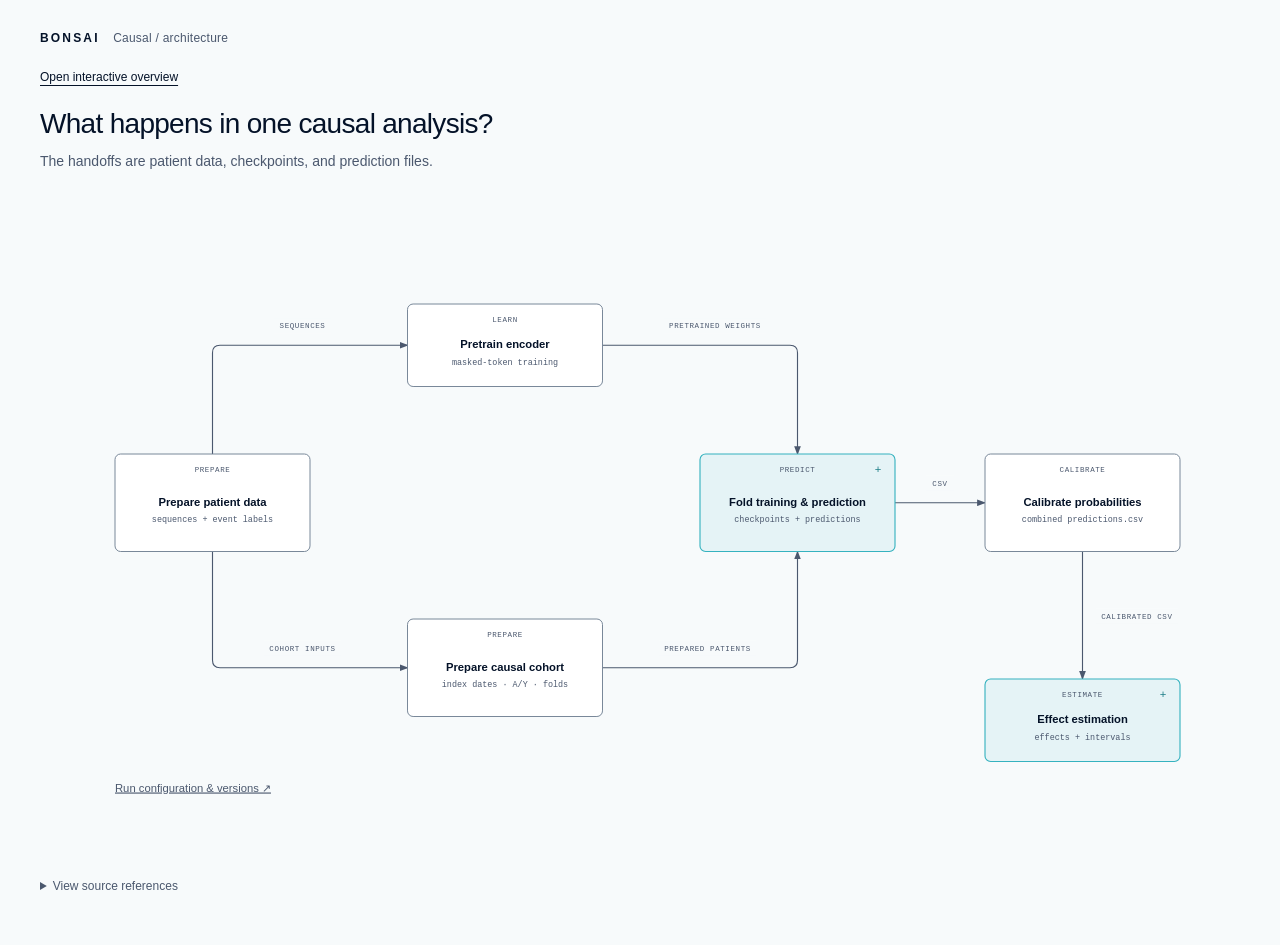
<file: docs/diagrams/analysis.html>
<!doctype html>
<html lang="en"><head><meta charset="utf-8"><meta name="viewport" content="width=device-width, initial-scale=1"><title>What happens in one causal analysis? · BONSAI Causal</title><style>
:root {
  color-scheme: light;
  --paper: #f7fafb;
  --ink: #041228;
  --muted: #4b586e;
  --rule: #c3cad4;
  --accent: #35b2bf;
  --accent-text: #1f7f89;
  --sans: "Geist", -apple-system, BlinkMacSystemFont, "Segoe UI", sans-serif;
  --mono: "Geist Mono", ui-monospace, "SFMono-Regular", Consolas, monospace;
  font-family: var(--sans);
  color: var(--ink);
  background: var(--paper);
}
* {
  box-sizing: border-box;
}
body {
  margin: 0;
}
button,
a {
  -webkit-tap-highlight-color: transparent;
}
a {
  color: inherit;
  text-underline-offset: 4px;
}
button {
  font: inherit;
  color: inherit;
  cursor: pointer;
}
[hidden] {
  display: none !important;
}
.shell {
  max-width: 1360px;
  margin: auto;
  padding: 28px 40px 40px;
}
.brand {
  font-size: 12px;
  font-weight: 650;
  letter-spacing: 0.18em;
  text-decoration: none;
}
.brand span {
  font-weight: 400;
  letter-spacing: 0.02em;
  margin-left: 8px;
  color: var(--muted);
}
.toolbar {
  display: flex;
  align-items: center;
  justify-content: space-between;
  gap: 16px;
  min-height: 64px;
  margin-top: 12px;
}
.breadcrumbs {
  display: flex;
  align-items: center;
  flex-wrap: wrap;
  gap: 4px;
  font-size: 12px;
  color: var(--muted);
}
.breadcrumbs button,
.nav-button {
  border: 0;
  background: transparent;
  padding: 12px 8px;
  min-height: 44px;
}
.breadcrumbs button {
  text-decoration: underline;
  text-underline-offset: 4px;
}
.breadcrumbs span {
  padding: 8px;
}
.nav-actions {
  display: flex;
  gap: 8px;
  flex-shrink: 0;
}
.nav-button {
  border: 1px solid var(--rule);
  border-radius: 4px;
  padding: 8px 14px;
}
.context {
  min-height: 56px;
  display: flex;
  align-items: center;
  margin: 8px 0 16px;
}
.context[hidden] + main {
  margin-top: 16px;
}
.context-anchor {
  display: inline-flex;
  flex-direction: column;
  justify-content: center;
  min-width: 220px;
  min-height: 56px;
  padding: 8px 16px;
  border: 1px solid var(--accent);
  border-radius: 6px;
  background: #e5f3f6;
}
.context-anchor small {
  color: var(--muted);
  font-size: 10px;
  margin-bottom: 4px;
}
.context-anchor strong {
  font-weight: 600;
  font-size: 12px;
}
h1 {
  font-size: 28px;
  font-weight: 300;
  letter-spacing: -0.025em;
  margin: 0 0 10px;
}
.subtitle {
  font-size: 14px;
  color: var(--muted);
  margin: 0;
  line-height: 1.6;
  max-width: 85ch;
}
.diagram-scroll {
  overflow-x: auto;
  margin-top: 12px;
  border-radius: 4px;
}
.diagram {
  width: 100%;
  display: block;
  min-width: 880px;
}
.node-name {
  font-family: var(--sans);
  font-size: 12px;
  font-weight: 600;
  fill: var(--ink);
}
.node-sub {
  font-family: var(--mono);
  font-size: 9px;
  fill: var(--muted);
}
.tag,
.edge-label,
.lane-label {
  font-family: var(--mono);
  font-size: 8px;
  fill: var(--muted);
  letter-spacing: 0.08em;
}
.lane-label {
  font-size: 10px;
}
.node-box {
  fill: #fff;
  stroke: #718093;
  stroke-width: 1;
}
.node.focal .node-box {
  fill: #e5f3f6;
  stroke: var(--accent);
  stroke-width: 1.2;
}
.node.artifact .node-box {
  fill: #ebeff2;
}
.node.external .node-box {
  fill: #eff3f5;
  stroke-dasharray: 4 3;
}
.node-link {
  cursor: pointer;
  text-decoration: none;
}
.node-link:hover .node-box {
  stroke: var(--ink);
  stroke-width: 1.8;
}
.disclosure {
  font-family: var(--sans);
  font-size: 12px;
  fill: var(--accent-text);
}
.related {
  font-family: var(--sans);
  font-size: 12px;
  text-decoration: underline;
  text-underline-offset: 4px;
  fill: var(--muted);
}
.evidence {
  margin-top: 8px;
  font-size: 12px;
  color: var(--muted);
}
.evidence summary {
  cursor: pointer;
  width: fit-content;
  padding: 12px 0;
}
.evidence ul {
  line-height: 1.8;
  padding-left: 20px;
}
.evidence code,
.source-meta {
  font-family: var(--mono);
  font-size: 11px;
  overflow-wrap: anywhere;
}
.source-meta {
  color: var(--muted);
  line-height: 1.8;
}
pre {
  overflow: auto;
  max-height: 65vh;
  background: #fff;
  border: 1px solid var(--rule);
  border-radius: 6px;
  padding: 24px;
  line-height: 1.65;
  font-size: 12px;
  tab-size: 4;
}
pre code {
  font-family: var(--mono);
}
:focus-visible {
  outline: 3px solid var(--accent-text);
  outline-offset: 5px;
}
.node-link:focus-visible {
  outline: none;
}
.node-link:focus-visible .node-box {
  stroke: var(--accent-text);
  stroke-width: 3;
}
.sr-only {
  position: absolute;
  width: 1px;
  height: 1px;
  padding: 0;
  margin: -1px;
  overflow: hidden;
  clip-path: inset(50%);
  white-space: nowrap;
}
.flight {
  position: fixed;
  pointer-events: none;
  z-index: 10;
  margin: 0;
  transform-origin: top left;
}
.flight {
  display: flex;
  align-items: center;
  justify-content: center;
  border: 1px solid var(--accent);
  border-radius: 6px;
  font-size: 12px;
  padding: 8px 12px;
  text-align: center;
}
.flight strong {
  font-weight: 600;
}
.standalone-nav {
  display: flex;
  gap: 20px;
  font-size: 12px;
  margin: 24px 0;
}
@media (max-width: 640px) {
  .shell {
    padding: 20px 16px;
  }
  .toolbar {
    align-items: flex-start;
    flex-direction: column-reverse;
    gap: 0;
  }
  .breadcrumbs {
    font-size: 11px;
  }
  h1 {
    font-size: 24px;
    line-height: 1.25;
  }
  .subtitle {
    font-size: 13px;
  }
  .diagram-scroll {
    border: 1px solid #dce2e8;
  }
  .diagram {
    min-width: 1280px;
  }
  .context-anchor {
    min-width: 200px;
  }
  pre {
    padding: 16px;
  }
}
@media (prefers-reduced-motion: reduce) {
  *,
  *::before,
  *::after {
    animation: none !important;
    transition: none !important;
    scroll-behavior: auto !important;
  }
}
@media print {
  .toolbar,
  .context,
  .evidence,
  .standalone-nav {
    display: none !important;
  }
  .shell {
    padding: 0;
    max-width: none;
  }
  .diagram {
    min-width: 0;
  }
  .diagram-scroll {
    overflow: visible;
    border: 0;
  }
  .brand {
    display: none;
  }
}

</style></head><body><div class="shell"><a class="brand" href="index.html">BONSAI <span>Causal / architecture</span></a><nav class="standalone-nav" aria-label="Document"><a href="index.html">Open interactive overview</a></nav><main><h1 tabindex="-1">What happens in one causal analysis?</h1><p class="subtitle">The handoffs are patient data, checkpoints, and prediction files.</p><div class="diagram-scroll" tabindex="0" role="region" aria-label="Scrollable diagram: One analysis"><svg class="diagram" xmlns="http://www.w3.org/2000/svg" viewBox="0 0 1280 720" role="img" aria-labelledby="analysis-title analysis-desc"><title id="analysis-title">What happens in one causal analysis?</title><desc id="analysis-desc">Data preparation supplies pretraining and causal cohort preparation. Prepared patients and pretrained weights feed fold training and prediction, followed by calibration and effect estimation.</desc><defs><marker id="analysis-arrow" markerWidth="8" markerHeight="6" refX="7" refY="3" orient="auto"><polygon points="0 0, 8 3, 0 6" fill="#4b586e"/></marker><marker id="analysis-arrow-accent" markerWidth="8" markerHeight="6" refX="7" refY="3" orient="auto"><polygon points="0 0, 8 3, 0 6" fill="#35b2bf"/></marker><marker id="analysis-arrow-link" markerWidth="8" markerHeight="6" refX="7" refY="3" orient="auto"><polygon points="0 0, 8 3, 0 6" fill="#2e5aa8"/></marker></defs><rect width="1280" height="720" fill="#f7fafb"/><path class="connector" d="M 184 288 L 184.0 180.0 Q 184 172 192.0 172.0 L 392 172" fill="none" stroke="#4b586e" stroke-width="1.2" marker-end="url(#analysis-arrow)"/><path class="connector" d="M 184 392 L 184.0 508.0 Q 184 516 192.0 516.0 L 392 516" fill="none" stroke="#4b586e" stroke-width="1.2" marker-end="url(#analysis-arrow)"/><path class="connector" d="M 600 172 L 800.0 172.0 Q 808 172 808.0 180.0 L 808 288" fill="none" stroke="#4b586e" stroke-width="1.2" marker-end="url(#analysis-arrow)"/><path class="connector" d="M 600 516 L 800.0 516.0 Q 808 516 808.0 508.0 L 808 392" fill="none" stroke="#4b586e" stroke-width="1.2" marker-end="url(#analysis-arrow)"/><path class="connector" d="M 912 340 L 1008 340" fill="none" stroke="#4b586e" stroke-width="1.2" marker-end="url(#analysis-arrow)"/><path class="connector" d="M 1112 392 L 1112 528" fill="none" stroke="#4b586e" stroke-width="1.2" marker-end="url(#analysis-arrow)"/><g class="edge-caption"><rect x="248.6" y="143" width="62.800000000000004" height="16" fill="#f7fafb"/><text class="edge-label" x="280" y="154" text-anchor="middle">SEQUENCES</text></g><g class="edge-caption"><rect x="238.2" y="487" width="83.60000000000001" height="16" fill="#f7fafb"/><text class="edge-label" x="280" y="498" text-anchor="middle">COHORT INPUTS</text></g><g class="edge-caption"><rect x="665.2" y="143" width="109.60000000000001" height="16" fill="#f7fafb"/><text class="edge-label" x="720" y="154" text-anchor="middle">PRETRAINED WEIGHTS</text></g><g class="edge-caption"><rect x="659.8" y="487" width="104.4" height="16" fill="#f7fafb"/><text class="edge-label" x="712" y="498" text-anchor="middle">PREPARED PATIENTS</text></g><g class="edge-caption"><rect x="944.2" y="311" width="31.6" height="16" fill="#f7fafb"/><text class="edge-label" x="960" y="322" text-anchor="middle">CSV</text></g><g class="edge-caption"><rect x="1125.6" y="453" width="88.8" height="16" fill="#f7fafb"/><text class="edge-label" x="1170" y="464" text-anchor="middle">CALIBRATED CSV</text></g><g class="node " id="analysis-data" data-node="data" data-label="Prepare patient data"><rect class="node-box" x="80" y="288" width="208" height="104" rx="6"/><text class="tag" x="184.0" y="307" text-anchor="middle">PREPARE</text><text class="node-name" x="184.0" y="343.0" text-anchor="middle">Prepare patient data</text><text class="node-sub" x="184.0" y="361.0" text-anchor="middle">sequences + event labels</text></g><g class="node " id="analysis-pretrain" data-node="pretrain" data-label="Pretrain encoder"><rect class="node-box" x="392" y="128" width="208" height="88" rx="6"/><text class="tag" x="496.0" y="147" text-anchor="middle">LEARN</text><text class="node-name" x="496.0" y="175.0" text-anchor="middle">Pretrain encoder</text><text class="node-sub" x="496.0" y="193.0" text-anchor="middle">masked-token training</text></g><g class="node " id="analysis-cohort" data-node="cohort" data-label="Prepare causal cohort"><rect class="node-box" x="392" y="464" width="208" height="104" rx="6"/><text class="tag" x="496.0" y="483" text-anchor="middle">PREPARE</text><text class="node-name" x="496.0" y="519.0" text-anchor="middle">Prepare causal cohort</text><text class="node-sub" x="496.0" y="537.0" text-anchor="middle">index dates · A/Y · folds</text></g><a class="node-link" href="fold.html" data-destination="fold" data-kind="inside" aria-label="Look inside: Fold training &amp; prediction"><g class="node focal" id="analysis-folds" data-node="folds" data-label="Fold training &amp; prediction"><rect class="node-box" x="704" y="288" width="208" height="104" rx="6"/><text class="tag" x="808.0" y="307" text-anchor="middle">PREDICT</text><text class="node-name" x="808.0" y="343.0" text-anchor="middle">Fold training &amp; prediction</text><text class="node-sub" x="808.0" y="361.0" text-anchor="middle">checkpoints + predictions</text><text class="disclosure" x="894" y="308" text-anchor="middle">+</text></g></a><g class="node " id="analysis-calibrate" data-node="calibrate" data-label="Calibrate probabilities"><rect class="node-box" x="1008" y="288" width="208" height="104" rx="6"/><text class="tag" x="1112.0" y="307" text-anchor="middle">CALIBRATE</text><text class="node-name" x="1112.0" y="343.0" text-anchor="middle">Calibrate probabilities</text><text class="node-sub" x="1112.0" y="361.0" text-anchor="middle">combined predictions.csv</text></g><a class="node-link" href="estimation.html" data-destination="estimation" data-kind="inside" aria-label="Look inside: Effect estimation"><g class="node focal" id="analysis-estimate" data-node="estimate" data-label="Effect estimation"><rect class="node-box" x="1008" y="528" width="208" height="88" rx="6"/><text class="tag" x="1112.0" y="547" text-anchor="middle">ESTIMATE</text><text class="node-name" x="1112.0" y="575.0" text-anchor="middle">Effect estimation</text><text class="node-sub" x="1112.0" y="593.0" text-anchor="middle">effects + intervals</text><text class="disclosure" x="1198" y="548" text-anchor="middle">+</text></g></a><a href="config.html" data-destination="config" data-kind="related" class="related-link" aria-label="Related view: Run configuration &amp; versions"><rect x="72" y="620" width="280" height="44" fill="transparent"/><text class="related" x="80" y="648">Run configuration &amp; versions ↗</text></a></svg></div><details class="evidence"><summary>View source references</summary><p>Code evidence: BONSAI Causal <code>d97b5e9b83c0a3962494441542db9e7bbccef881</code>; CausalEstimate 0.13.0 <code>9193d476c58037fba7f4d047d03a577e84b6348e</code>.</p><ul><li>Concrete stage ordering — <code>.github/workflows/causal_pipeline.yml</code></li><li>Joint fine-tuning entry point — <code>corebehrt/main_causal/finetune_exp_y.py</code></li><li>Calibration reads saved predictions — <code>corebehrt/modules/setup/causal/prediction_processor.py</code></li><li>Azure uses the same artifact chain — <code>corebehrt/azure/pipelines/FINETUNE_CALIBRATE_ESTIMATE.py</code></li></ul><a href="evidence.html">Open revision-pinned source links ↗</a></details></main></div></body></html>
</file>
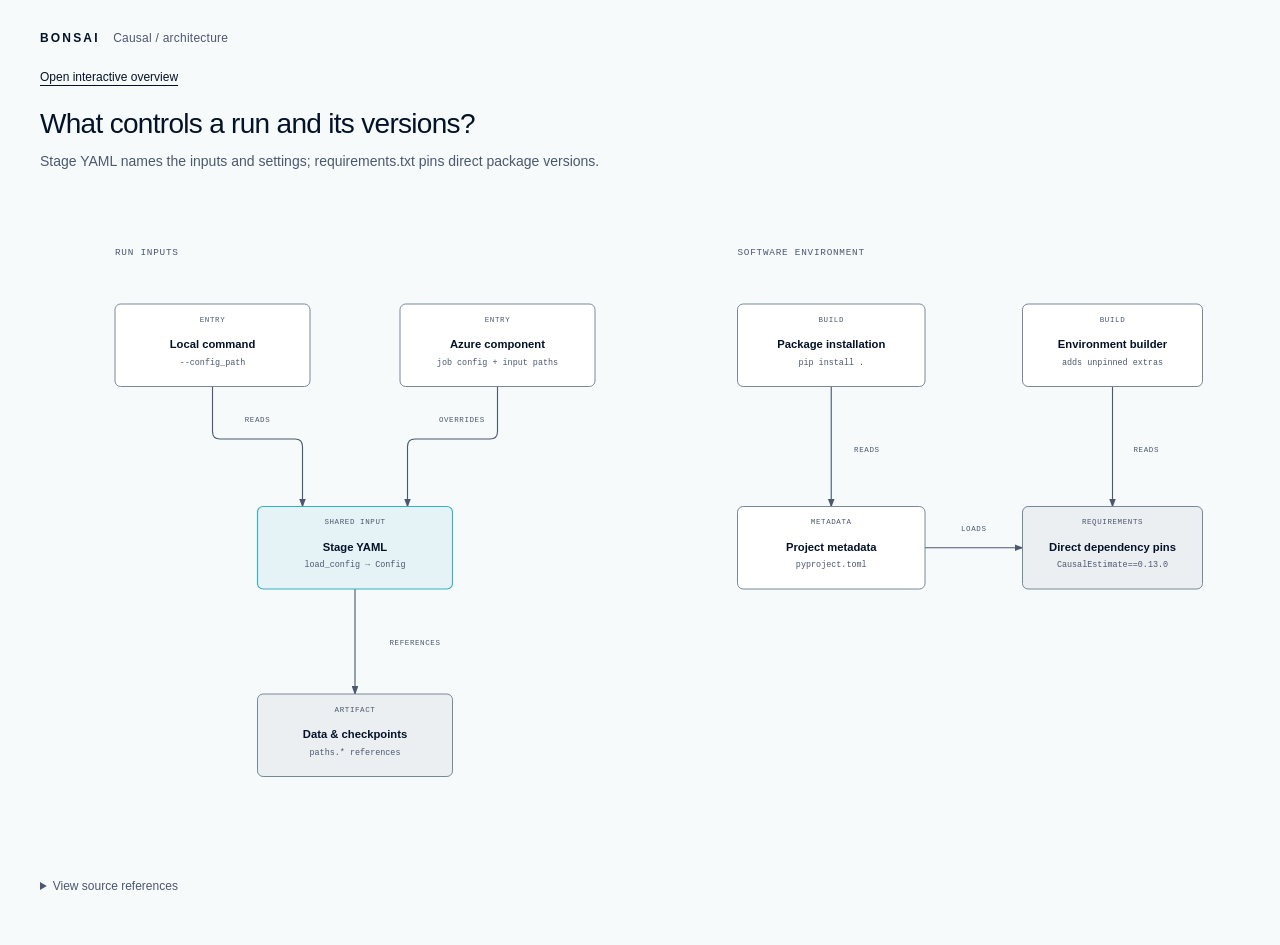
<file: docs/diagrams/config.html>
<!doctype html>
<html lang="en"><head><meta charset="utf-8"><meta name="viewport" content="width=device-width, initial-scale=1"><title>What controls a run and its versions? · BONSAI Causal</title><style>
:root {
  color-scheme: light;
  --paper: #f7fafb;
  --ink: #041228;
  --muted: #4b586e;
  --rule: #c3cad4;
  --accent: #35b2bf;
  --accent-text: #1f7f89;
  --sans: "Geist", -apple-system, BlinkMacSystemFont, "Segoe UI", sans-serif;
  --mono: "Geist Mono", ui-monospace, "SFMono-Regular", Consolas, monospace;
  font-family: var(--sans);
  color: var(--ink);
  background: var(--paper);
}
* {
  box-sizing: border-box;
}
body {
  margin: 0;
}
button,
a {
  -webkit-tap-highlight-color: transparent;
}
a {
  color: inherit;
  text-underline-offset: 4px;
}
button {
  font: inherit;
  color: inherit;
  cursor: pointer;
}
[hidden] {
  display: none !important;
}
.shell {
  max-width: 1360px;
  margin: auto;
  padding: 28px 40px 40px;
}
.brand {
  font-size: 12px;
  font-weight: 650;
  letter-spacing: 0.18em;
  text-decoration: none;
}
.brand span {
  font-weight: 400;
  letter-spacing: 0.02em;
  margin-left: 8px;
  color: var(--muted);
}
.toolbar {
  display: flex;
  align-items: center;
  justify-content: space-between;
  gap: 16px;
  min-height: 64px;
  margin-top: 12px;
}
.breadcrumbs {
  display: flex;
  align-items: center;
  flex-wrap: wrap;
  gap: 4px;
  font-size: 12px;
  color: var(--muted);
}
.breadcrumbs button,
.nav-button {
  border: 0;
  background: transparent;
  padding: 12px 8px;
  min-height: 44px;
}
.breadcrumbs button {
  text-decoration: underline;
  text-underline-offset: 4px;
}
.breadcrumbs span {
  padding: 8px;
}
.nav-actions {
  display: flex;
  gap: 8px;
  flex-shrink: 0;
}
.nav-button {
  border: 1px solid var(--rule);
  border-radius: 4px;
  padding: 8px 14px;
}
.context {
  min-height: 56px;
  display: flex;
  align-items: center;
  margin: 8px 0 16px;
}
.context[hidden] + main {
  margin-top: 16px;
}
.context-anchor {
  display: inline-flex;
  flex-direction: column;
  justify-content: center;
  min-width: 220px;
  min-height: 56px;
  padding: 8px 16px;
  border: 1px solid var(--accent);
  border-radius: 6px;
  background: #e5f3f6;
}
.context-anchor small {
  color: var(--muted);
  font-size: 10px;
  margin-bottom: 4px;
}
.context-anchor strong {
  font-weight: 600;
  font-size: 12px;
}
h1 {
  font-size: 28px;
  font-weight: 300;
  letter-spacing: -0.025em;
  margin: 0 0 10px;
}
.subtitle {
  font-size: 14px;
  color: var(--muted);
  margin: 0;
  line-height: 1.6;
  max-width: 85ch;
}
.diagram-scroll {
  overflow-x: auto;
  margin-top: 12px;
  border-radius: 4px;
}
.diagram {
  width: 100%;
  display: block;
  min-width: 880px;
}
.node-name {
  font-family: var(--sans);
  font-size: 12px;
  font-weight: 600;
  fill: var(--ink);
}
.node-sub {
  font-family: var(--mono);
  font-size: 9px;
  fill: var(--muted);
}
.tag,
.edge-label,
.lane-label {
  font-family: var(--mono);
  font-size: 8px;
  fill: var(--muted);
  letter-spacing: 0.08em;
}
.lane-label {
  font-size: 10px;
}
.node-box {
  fill: #fff;
  stroke: #718093;
  stroke-width: 1;
}
.node.focal .node-box {
  fill: #e5f3f6;
  stroke: var(--accent);
  stroke-width: 1.2;
}
.node.artifact .node-box {
  fill: #ebeff2;
}
.node.external .node-box {
  fill: #eff3f5;
  stroke-dasharray: 4 3;
}
.node-link {
  cursor: pointer;
  text-decoration: none;
}
.node-link:hover .node-box {
  stroke: var(--ink);
  stroke-width: 1.8;
}
.disclosure {
  font-family: var(--sans);
  font-size: 12px;
  fill: var(--accent-text);
}
.related {
  font-family: var(--sans);
  font-size: 12px;
  text-decoration: underline;
  text-underline-offset: 4px;
  fill: var(--muted);
}
.evidence {
  margin-top: 8px;
  font-size: 12px;
  color: var(--muted);
}
.evidence summary {
  cursor: pointer;
  width: fit-content;
  padding: 12px 0;
}
.evidence ul {
  line-height: 1.8;
  padding-left: 20px;
}
.evidence code,
.source-meta {
  font-family: var(--mono);
  font-size: 11px;
  overflow-wrap: anywhere;
}
.source-meta {
  color: var(--muted);
  line-height: 1.8;
}
pre {
  overflow: auto;
  max-height: 65vh;
  background: #fff;
  border: 1px solid var(--rule);
  border-radius: 6px;
  padding: 24px;
  line-height: 1.65;
  font-size: 12px;
  tab-size: 4;
}
pre code {
  font-family: var(--mono);
}
:focus-visible {
  outline: 3px solid var(--accent-text);
  outline-offset: 5px;
}
.node-link:focus-visible {
  outline: none;
}
.node-link:focus-visible .node-box {
  stroke: var(--accent-text);
  stroke-width: 3;
}
.sr-only {
  position: absolute;
  width: 1px;
  height: 1px;
  padding: 0;
  margin: -1px;
  overflow: hidden;
  clip-path: inset(50%);
  white-space: nowrap;
}
.flight {
  position: fixed;
  pointer-events: none;
  z-index: 10;
  margin: 0;
  transform-origin: top left;
}
.flight {
  display: flex;
  align-items: center;
  justify-content: center;
  border: 1px solid var(--accent);
  border-radius: 6px;
  font-size: 12px;
  padding: 8px 12px;
  text-align: center;
}
.flight strong {
  font-weight: 600;
}
.standalone-nav {
  display: flex;
  gap: 20px;
  font-size: 12px;
  margin: 24px 0;
}
@media (max-width: 640px) {
  .shell {
    padding: 20px 16px;
  }
  .toolbar {
    align-items: flex-start;
    flex-direction: column-reverse;
    gap: 0;
  }
  .breadcrumbs {
    font-size: 11px;
  }
  h1 {
    font-size: 24px;
    line-height: 1.25;
  }
  .subtitle {
    font-size: 13px;
  }
  .diagram-scroll {
    border: 1px solid #dce2e8;
  }
  .diagram {
    min-width: 1280px;
  }
  .context-anchor {
    min-width: 200px;
  }
  pre {
    padding: 16px;
  }
}
@media (prefers-reduced-motion: reduce) {
  *,
  *::before,
  *::after {
    animation: none !important;
    transition: none !important;
    scroll-behavior: auto !important;
  }
}
@media print {
  .toolbar,
  .context,
  .evidence,
  .standalone-nav {
    display: none !important;
  }
  .shell {
    padding: 0;
    max-width: none;
  }
  .diagram {
    min-width: 0;
  }
  .diagram-scroll {
    overflow: visible;
    border: 0;
  }
  .brand {
    display: none;
  }
}

</style></head><body><div class="shell"><a class="brand" href="index.html">BONSAI <span>Causal / architecture</span></a><nav class="standalone-nav" aria-label="Document"><a href="index.html">Open interactive overview</a></nav><main><h1 tabindex="-1">What controls a run and its versions?</h1><p class="subtitle">Stage YAML names the inputs and settings; requirements.txt pins direct package versions.</p><div class="diagram-scroll" tabindex="0" role="region" aria-label="Scrollable diagram: Configuration &amp; versions"><svg class="diagram" xmlns="http://www.w3.org/2000/svg" viewBox="0 0 1280 720" role="img" aria-labelledby="config-title config-desc"><title id="config-title">What controls a run and its versions?</title><desc id="config-desc">Local commands and Azure jobs both use stage YAML, whose paths reference artifacts. Package installation reads project metadata and requirements. Azure environment construction also reads requirements and adds unpinned extras.</desc><defs><marker id="config-arrow" markerWidth="8" markerHeight="6" refX="7" refY="3" orient="auto"><polygon points="0 0, 8 3, 0 6" fill="#4b586e"/></marker><marker id="config-arrow-accent" markerWidth="8" markerHeight="6" refX="7" refY="3" orient="auto"><polygon points="0 0, 8 3, 0 6" fill="#35b2bf"/></marker><marker id="config-arrow-link" markerWidth="8" markerHeight="6" refX="7" refY="3" orient="auto"><polygon points="0 0, 8 3, 0 6" fill="#2e5aa8"/></marker></defs><rect width="1280" height="720" fill="#f7fafb"/><text class="lane-label" x="80" y="76">RUN INPUTS</text><text class="lane-label" x="744" y="76">SOFTWARE ENVIRONMENT</text><path class="connector" d="M 184 216 L 184.0 264.0 Q 184 272 192.0 272.0 L 272.0 272.0 Q 280 272 280.0 280.0 L 280 344" fill="none" stroke="#4b586e" stroke-width="1.2" marker-end="url(#config-arrow)"/><path class="connector" d="M 488 216 L 488.0 264.0 Q 488 272 480.0 272.0 L 400.0 272.0 Q 392 272 392.0 280.0 L 392 344" fill="none" stroke="#4b586e" stroke-width="1.2" marker-end="url(#config-arrow)"/><path class="connector" d="M 336 432 L 336 544" fill="none" stroke="#4b586e" stroke-width="1.2" marker-end="url(#config-arrow)"/><path class="connector" d="M 844 216 L 844 344" fill="none" stroke="#4b586e" stroke-width="1.2" marker-end="url(#config-arrow)"/><path class="connector" d="M 1144 216 L 1144 344" fill="none" stroke="#4b586e" stroke-width="1.2" marker-end="url(#config-arrow)"/><path class="connector" d="M 944 388 L 1048 388" fill="none" stroke="#4b586e" stroke-width="1.2" marker-end="url(#config-arrow)"/><g class="edge-caption"><rect x="211.0" y="243" width="42.0" height="16" fill="#f7fafb"/><text class="edge-label" x="232" y="254" text-anchor="middle">READS</text></g><g class="edge-caption"><rect x="418.6" y="243" width="62.800000000000004" height="16" fill="#f7fafb"/><text class="edge-label" x="450" y="254" text-anchor="middle">OVERRIDES</text></g><g class="edge-caption"><rect x="366.0" y="481" width="68.0" height="16" fill="#f7fafb"/><text class="edge-label" x="400" y="492" text-anchor="middle">REFERENCES</text></g><g class="edge-caption"><rect x="861.0" y="275" width="42.0" height="16" fill="#f7fafb"/><text class="edge-label" x="882" y="286" text-anchor="middle">READS</text></g><g class="edge-caption"><rect x="1159.0" y="275" width="42.0" height="16" fill="#f7fafb"/><text class="edge-label" x="1180" y="286" text-anchor="middle">READS</text></g><g class="edge-caption"><rect x="975.0" y="359" width="42.0" height="16" fill="#f7fafb"/><text class="edge-label" x="996" y="370" text-anchor="middle">LOADS</text></g><g class="node " id="config-local" data-node="local" data-label="Local command"><rect class="node-box" x="80" y="128" width="208" height="88" rx="6"/><text class="tag" x="184.0" y="147" text-anchor="middle">ENTRY</text><text class="node-name" x="184.0" y="175.0" text-anchor="middle">Local command</text><text class="node-sub" x="184.0" y="193.0" text-anchor="middle">--config_path</text></g><g class="node " id="config-job" data-node="job" data-label="Azure component"><rect class="node-box" x="384" y="128" width="208" height="88" rx="6"/><text class="tag" x="488.0" y="147" text-anchor="middle">ENTRY</text><text class="node-name" x="488.0" y="175.0" text-anchor="middle">Azure component</text><text class="node-sub" x="488.0" y="193.0" text-anchor="middle">job config + input paths</text></g><g class="node focal" id="config-yaml" data-node="yaml" data-label="Stage YAML"><rect class="node-box" x="232" y="344" width="208" height="88" rx="6"/><text class="tag" x="336.0" y="363" text-anchor="middle">SHARED INPUT</text><text class="node-name" x="336.0" y="391.0" text-anchor="middle">Stage YAML</text><text class="node-sub" x="336.0" y="409.0" text-anchor="middle">load_config → Config</text></g><g class="node artifact" id="config-artifacts" data-node="artifacts" data-label="Data &amp; checkpoints"><rect class="node-box" x="232" y="544" width="208" height="88" rx="6"/><text class="tag" x="336.0" y="563" text-anchor="middle">ARTIFACT</text><text class="node-name" x="336.0" y="591.0" text-anchor="middle">Data &amp; checkpoints</text><text class="node-sub" x="336.0" y="609.0" text-anchor="middle">paths.* references</text></g><g class="node " id="config-install" data-node="install" data-label="Package installation"><rect class="node-box" x="744" y="128" width="200" height="88" rx="6"/><text class="tag" x="844.0" y="147" text-anchor="middle">BUILD</text><text class="node-name" x="844.0" y="175.0" text-anchor="middle">Package installation</text><text class="node-sub" x="844.0" y="193.0" text-anchor="middle">pip install .</text></g><g class="node " id="config-environment" data-node="environment" data-label="Environment builder"><rect class="node-box" x="1048" y="128" width="192" height="88" rx="6"/><text class="tag" x="1144.0" y="147" text-anchor="middle">BUILD</text><text class="node-name" x="1144.0" y="175.0" text-anchor="middle">Environment builder</text><text class="node-sub" x="1144.0" y="193.0" text-anchor="middle">adds unpinned extras</text></g><g class="node " id="config-metadata" data-node="metadata" data-label="Project metadata"><rect class="node-box" x="744" y="344" width="200" height="88" rx="6"/><text class="tag" x="844.0" y="363" text-anchor="middle">METADATA</text><text class="node-name" x="844.0" y="391.0" text-anchor="middle">Project metadata</text><text class="node-sub" x="844.0" y="409.0" text-anchor="middle">pyproject.toml</text></g><g class="node artifact" id="config-pins" data-node="pins" data-label="Direct dependency pins"><rect class="node-box" x="1048" y="344" width="192" height="88" rx="6"/><text class="tag" x="1144.0" y="363" text-anchor="middle">REQUIREMENTS</text><text class="node-name" x="1144.0" y="391.0" text-anchor="middle">Direct dependency pins</text><text class="node-sub" x="1144.0" y="409.0" text-anchor="middle">CausalEstimate==0.13.0</text></g></svg></div><details class="evidence"><summary>View source references</summary><p>Code evidence: BONSAI Causal <code>d97b5e9b83c0a3962494441542db9e7bbccef881</code>; CausalEstimate 0.13.0 <code>9193d476c58037fba7f4d047d03a577e84b6348e</code>.</p><ul><li>YAML loading and config objects — <code>corebehrt/modules/setup/config.py</code></li><li>Azure job config and path overrides — <code>corebehrt/azure/util/job.py</code></li><li>Example stage paths and settings — <code>corebehrt/configs/causal/finetune/simple.yaml</code></li><li>Direct version pins — <code>requirements.txt</code></li><li>Dynamic package dependencies — <code>pyproject.toml</code></li><li>Azure environment and unpinned additions — <code>corebehrt/azure/environment.py</code></li></ul><a href="evidence.html">Open revision-pinned source links ↗</a></details></main></div></body></html>
</file>
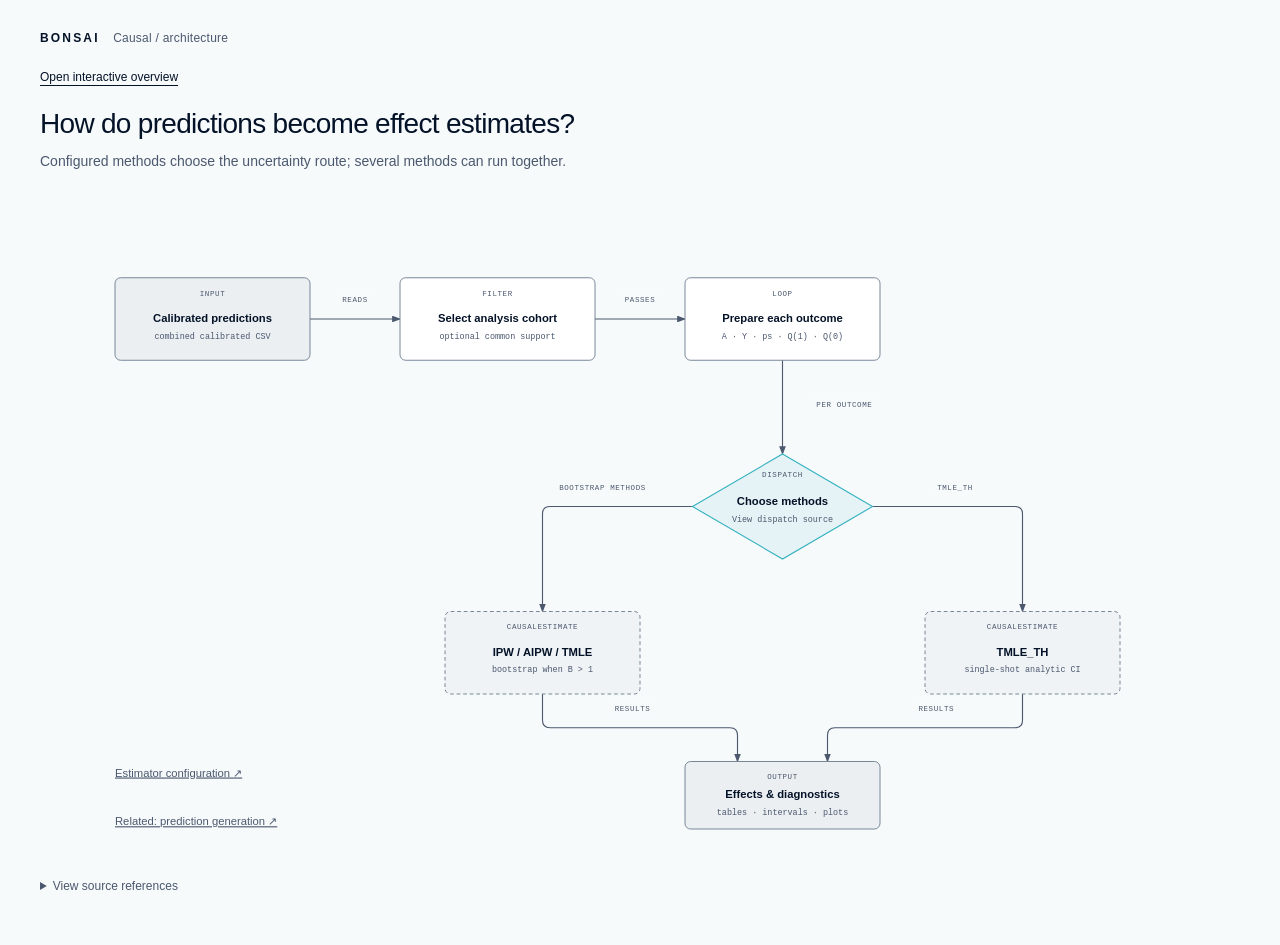
<file: docs/diagrams/estimation.html>
<!doctype html>
<html lang="en"><head><meta charset="utf-8"><meta name="viewport" content="width=device-width, initial-scale=1"><title>How do predictions become effect estimates? · BONSAI Causal</title><style>
:root {
  color-scheme: light;
  --paper: #f7fafb;
  --ink: #041228;
  --muted: #4b586e;
  --rule: #c3cad4;
  --accent: #35b2bf;
  --accent-text: #1f7f89;
  --sans: "Geist", -apple-system, BlinkMacSystemFont, "Segoe UI", sans-serif;
  --mono: "Geist Mono", ui-monospace, "SFMono-Regular", Consolas, monospace;
  font-family: var(--sans);
  color: var(--ink);
  background: var(--paper);
}
* {
  box-sizing: border-box;
}
body {
  margin: 0;
}
button,
a {
  -webkit-tap-highlight-color: transparent;
}
a {
  color: inherit;
  text-underline-offset: 4px;
}
button {
  font: inherit;
  color: inherit;
  cursor: pointer;
}
[hidden] {
  display: none !important;
}
.shell {
  max-width: 1360px;
  margin: auto;
  padding: 28px 40px 40px;
}
.brand {
  font-size: 12px;
  font-weight: 650;
  letter-spacing: 0.18em;
  text-decoration: none;
}
.brand span {
  font-weight: 400;
  letter-spacing: 0.02em;
  margin-left: 8px;
  color: var(--muted);
}
.toolbar {
  display: flex;
  align-items: center;
  justify-content: space-between;
  gap: 16px;
  min-height: 64px;
  margin-top: 12px;
}
.breadcrumbs {
  display: flex;
  align-items: center;
  flex-wrap: wrap;
  gap: 4px;
  font-size: 12px;
  color: var(--muted);
}
.breadcrumbs button,
.nav-button {
  border: 0;
  background: transparent;
  padding: 12px 8px;
  min-height: 44px;
}
.breadcrumbs button {
  text-decoration: underline;
  text-underline-offset: 4px;
}
.breadcrumbs span {
  padding: 8px;
}
.nav-actions {
  display: flex;
  gap: 8px;
  flex-shrink: 0;
}
.nav-button {
  border: 1px solid var(--rule);
  border-radius: 4px;
  padding: 8px 14px;
}
.context {
  min-height: 56px;
  display: flex;
  align-items: center;
  margin: 8px 0 16px;
}
.context[hidden] + main {
  margin-top: 16px;
}
.context-anchor {
  display: inline-flex;
  flex-direction: column;
  justify-content: center;
  min-width: 220px;
  min-height: 56px;
  padding: 8px 16px;
  border: 1px solid var(--accent);
  border-radius: 6px;
  background: #e5f3f6;
}
.context-anchor small {
  color: var(--muted);
  font-size: 10px;
  margin-bottom: 4px;
}
.context-anchor strong {
  font-weight: 600;
  font-size: 12px;
}
h1 {
  font-size: 28px;
  font-weight: 300;
  letter-spacing: -0.025em;
  margin: 0 0 10px;
}
.subtitle {
  font-size: 14px;
  color: var(--muted);
  margin: 0;
  line-height: 1.6;
  max-width: 85ch;
}
.diagram-scroll {
  overflow-x: auto;
  margin-top: 12px;
  border-radius: 4px;
}
.diagram {
  width: 100%;
  display: block;
  min-width: 880px;
}
.node-name {
  font-family: var(--sans);
  font-size: 12px;
  font-weight: 600;
  fill: var(--ink);
}
.node-sub {
  font-family: var(--mono);
  font-size: 9px;
  fill: var(--muted);
}
.tag,
.edge-label,
.lane-label {
  font-family: var(--mono);
  font-size: 8px;
  fill: var(--muted);
  letter-spacing: 0.08em;
}
.lane-label {
  font-size: 10px;
}
.node-box {
  fill: #fff;
  stroke: #718093;
  stroke-width: 1;
}
.node.focal .node-box {
  fill: #e5f3f6;
  stroke: var(--accent);
  stroke-width: 1.2;
}
.node.artifact .node-box {
  fill: #ebeff2;
}
.node.external .node-box {
  fill: #eff3f5;
  stroke-dasharray: 4 3;
}
.node-link {
  cursor: pointer;
  text-decoration: none;
}
.node-link:hover .node-box {
  stroke: var(--ink);
  stroke-width: 1.8;
}
.disclosure {
  font-family: var(--sans);
  font-size: 12px;
  fill: var(--accent-text);
}
.related {
  font-family: var(--sans);
  font-size: 12px;
  text-decoration: underline;
  text-underline-offset: 4px;
  fill: var(--muted);
}
.evidence {
  margin-top: 8px;
  font-size: 12px;
  color: var(--muted);
}
.evidence summary {
  cursor: pointer;
  width: fit-content;
  padding: 12px 0;
}
.evidence ul {
  line-height: 1.8;
  padding-left: 20px;
}
.evidence code,
.source-meta {
  font-family: var(--mono);
  font-size: 11px;
  overflow-wrap: anywhere;
}
.source-meta {
  color: var(--muted);
  line-height: 1.8;
}
pre {
  overflow: auto;
  max-height: 65vh;
  background: #fff;
  border: 1px solid var(--rule);
  border-radius: 6px;
  padding: 24px;
  line-height: 1.65;
  font-size: 12px;
  tab-size: 4;
}
pre code {
  font-family: var(--mono);
}
:focus-visible {
  outline: 3px solid var(--accent-text);
  outline-offset: 5px;
}
.node-link:focus-visible {
  outline: none;
}
.node-link:focus-visible .node-box {
  stroke: var(--accent-text);
  stroke-width: 3;
}
.sr-only {
  position: absolute;
  width: 1px;
  height: 1px;
  padding: 0;
  margin: -1px;
  overflow: hidden;
  clip-path: inset(50%);
  white-space: nowrap;
}
.flight {
  position: fixed;
  pointer-events: none;
  z-index: 10;
  margin: 0;
  transform-origin: top left;
}
.flight {
  display: flex;
  align-items: center;
  justify-content: center;
  border: 1px solid var(--accent);
  border-radius: 6px;
  font-size: 12px;
  padding: 8px 12px;
  text-align: center;
}
.flight strong {
  font-weight: 600;
}
.standalone-nav {
  display: flex;
  gap: 20px;
  font-size: 12px;
  margin: 24px 0;
}
@media (max-width: 640px) {
  .shell {
    padding: 20px 16px;
  }
  .toolbar {
    align-items: flex-start;
    flex-direction: column-reverse;
    gap: 0;
  }
  .breadcrumbs {
    font-size: 11px;
  }
  h1 {
    font-size: 24px;
    line-height: 1.25;
  }
  .subtitle {
    font-size: 13px;
  }
  .diagram-scroll {
    border: 1px solid #dce2e8;
  }
  .diagram {
    min-width: 1280px;
  }
  .context-anchor {
    min-width: 200px;
  }
  pre {
    padding: 16px;
  }
}
@media (prefers-reduced-motion: reduce) {
  *,
  *::before,
  *::after {
    animation: none !important;
    transition: none !important;
    scroll-behavior: auto !important;
  }
}
@media print {
  .toolbar,
  .context,
  .evidence,
  .standalone-nav {
    display: none !important;
  }
  .shell {
    padding: 0;
    max-width: none;
  }
  .diagram {
    min-width: 0;
  }
  .diagram-scroll {
    overflow: visible;
    border: 0;
  }
  .brand {
    display: none;
  }
}

</style></head><body><div class="shell"><a class="brand" href="index.html">BONSAI <span>Causal / architecture</span></a><nav class="standalone-nav" aria-label="Document"><a href="index.html">Open interactive overview</a></nav><main><h1 tabindex="-1">How do predictions become effect estimates?</h1><p class="subtitle">Configured methods choose the uncertainty route; several methods can run together.</p><div class="diagram-scroll" tabindex="0" role="region" aria-label="Scrollable diagram: Effect estimates"><svg class="diagram" xmlns="http://www.w3.org/2000/svg" viewBox="0 0 1280 720" role="img" aria-labelledby="estimation-title estimation-desc"><title id="estimation-title">How do predictions become effect estimates?</title><desc id="estimation-desc">Load calibrated predictions, optionally filter common support, and prepare each outcome. Dispatch configured methods to bootstrap estimation or single-shot TMLE_TH, then combine results into tables and plots.</desc><defs><marker id="estimation-arrow" markerWidth="8" markerHeight="6" refX="7" refY="3" orient="auto"><polygon points="0 0, 8 3, 0 6" fill="#4b586e"/></marker><marker id="estimation-arrow-accent" markerWidth="8" markerHeight="6" refX="7" refY="3" orient="auto"><polygon points="0 0, 8 3, 0 6" fill="#35b2bf"/></marker><marker id="estimation-arrow-link" markerWidth="8" markerHeight="6" refX="7" refY="3" orient="auto"><polygon points="0 0, 8 3, 0 6" fill="#2e5aa8"/></marker></defs><rect width="1280" height="720" fill="#f7fafb"/><path class="connector" d="M 288 144 L 384 144" fill="none" stroke="#4b586e" stroke-width="1.2" marker-end="url(#estimation-arrow)"/><path class="connector" d="M 592 144 L 688 144" fill="none" stroke="#4b586e" stroke-width="1.2" marker-end="url(#estimation-arrow)"/><path class="connector" d="M 792 188 L 792 288" fill="none" stroke="#4b586e" stroke-width="1.2" marker-end="url(#estimation-arrow)"/><path class="connector" d="M 696 344 L 544.0 344.0 Q 536 344 536.0 352.0 L 536 456" fill="none" stroke="#4b586e" stroke-width="1.2" marker-end="url(#estimation-arrow)"/><path class="connector" d="M 888 344 L 1040.0 344.0 Q 1048 344 1048.0 352.0 L 1048 456" fill="none" stroke="#4b586e" stroke-width="1.2" marker-end="url(#estimation-arrow)"/><path class="connector" d="M 536 544 L 536.0 572.0 Q 536 580 544.0 580.0 L 736.0 580.0 Q 744 580 744.0 588.0 L 744 616" fill="none" stroke="#4b586e" stroke-width="1.2" marker-end="url(#estimation-arrow)"/><path class="connector" d="M 1048 544 L 1048.0 572.0 Q 1048 580 1040.0 580.0 L 848.0 580.0 Q 840 580 840.0 588.0 L 840 616" fill="none" stroke="#4b586e" stroke-width="1.2" marker-end="url(#estimation-arrow)"/><g class="edge-caption"><rect x="315.0" y="115" width="42.0" height="16" fill="#f7fafb"/><text class="edge-label" x="336" y="126" text-anchor="middle">READS</text></g><g class="edge-caption"><rect x="616.4" y="115" width="47.2" height="16" fill="#f7fafb"/><text class="edge-label" x="640" y="126" text-anchor="middle">PASSES</text></g><g class="edge-caption"><rect x="821.4" y="227" width="73.2" height="16" fill="#f7fafb"/><text class="edge-label" x="858" y="238" text-anchor="middle">PER OUTCOME</text></g><g class="edge-caption"><rect x="547.8" y="315" width="104.4" height="16" fill="#f7fafb"/><text class="edge-label" x="600" y="326" text-anchor="middle">BOOTSTRAP METHODS</text></g><g class="edge-caption"><rect x="949.8" y="315" width="52.4" height="16" fill="#f7fafb"/><text class="edge-label" x="976" y="326" text-anchor="middle">TMLE_TH</text></g><g class="edge-caption"><rect x="605.8" y="551" width="52.4" height="16" fill="#f7fafb"/><text class="edge-label" x="632" y="562" text-anchor="middle">RESULTS</text></g><g class="edge-caption"><rect x="929.8" y="551" width="52.4" height="16" fill="#f7fafb"/><text class="edge-label" x="956" y="562" text-anchor="middle">RESULTS</text></g><g class="node artifact" id="estimation-calibrated" data-node="calibrated" data-label="Calibrated predictions"><rect class="node-box" x="80" y="100" width="208" height="88" rx="6"/><text class="tag" x="184.0" y="119" text-anchor="middle">INPUT</text><text class="node-name" x="184.0" y="147.0" text-anchor="middle">Calibrated predictions</text><text class="node-sub" x="184.0" y="165.0" text-anchor="middle">combined calibrated CSV</text></g><g class="node " id="estimation-support" data-node="support" data-label="Select analysis cohort"><rect class="node-box" x="384" y="100" width="208" height="88" rx="6"/><text class="tag" x="488.0" y="119" text-anchor="middle">FILTER</text><text class="node-name" x="488.0" y="147.0" text-anchor="middle">Select analysis cohort</text><text class="node-sub" x="488.0" y="165.0" text-anchor="middle">optional common support</text></g><g class="node " id="estimation-outcome" data-node="outcome" data-label="Prepare each outcome"><rect class="node-box" x="688" y="100" width="208" height="88" rx="6"/><text class="tag" x="792.0" y="119" text-anchor="middle">LOOP</text><text class="node-name" x="792.0" y="147.0" text-anchor="middle">Prepare each outcome</text><text class="node-sub" x="792.0" y="165.0" text-anchor="middle">A · Y · ps · Q(1) · Q(0)</text></g><a class="node-link" href="source-estimator.html" data-destination="source-estimator" data-kind="inside" aria-label="Look inside: Choose methods"><g class="node focal" id="estimation-dispatch" data-node="dispatch" data-label="Choose methods"><path class="node-box" d="M 792.0 288 L 888 344.0 L 792.0 400 L 696 344.0 Z"/><text class="tag" x="792.0" y="312" text-anchor="middle">DISPATCH</text><text class="node-name" x="792.0" y="342.0" text-anchor="middle">Choose methods</text><text class="node-sub" x="792.0" y="361.0" text-anchor="middle">View dispatch source</text></g></a><g class="node external" id="estimation-bootstrap" data-node="bootstrap" data-label="IPW / AIPW / TMLE"><rect class="node-box" x="432" y="456" width="208" height="88" rx="6"/><text class="tag" x="536.0" y="475" text-anchor="middle">CAUSALESTIMATE</text><text class="node-name" x="536.0" y="503.0" text-anchor="middle">IPW / AIPW / TMLE</text><text class="node-sub" x="536.0" y="521.0" text-anchor="middle">bootstrap when B &gt; 1</text></g><g class="node external" id="estimation-theoretical" data-node="theoretical" data-label="TMLE_TH"><rect class="node-box" x="944" y="456" width="208" height="88" rx="6"/><text class="tag" x="1048.0" y="475" text-anchor="middle">CAUSALESTIMATE</text><text class="node-name" x="1048.0" y="503.0" text-anchor="middle">TMLE_TH</text><text class="node-sub" x="1048.0" y="521.0" text-anchor="middle">single-shot analytic CI</text></g><g class="node artifact" id="estimation-tables" data-node="tables" data-label="Effects &amp; diagnostics"><rect class="node-box" x="688" y="616" width="208" height="72" rx="6"/><text class="tag" x="792.0" y="635" text-anchor="middle">OUTPUT</text><text class="node-name" x="792.0" y="655.0" text-anchor="middle">Effects &amp; diagnostics</text><text class="node-sub" x="792.0" y="673.0" text-anchor="middle">tables · intervals · plots</text></g><a href="fold.html" data-destination="fold" data-kind="related" class="related-link" aria-label="Related view: Related: prediction generation"><rect x="72" y="656" width="280" height="44" fill="transparent"/><text class="related" x="80" y="684">Related: prediction generation ↗</text></a><a href="config.html" data-destination="config" data-kind="related" class="related-link" aria-label="Related view: Estimator configuration"><rect x="72" y="604" width="280" height="44" fill="transparent"/><text class="related" x="80" y="632">Estimator configuration ↗</text></a></svg></div><details class="evidence"><summary>View source references</summary><p>Code evidence: BONSAI Causal <code>d97b5e9b83c0a3962494441542db9e7bbccef881</code>; CausalEstimate 0.13.0 <code>9193d476c58037fba7f4d047d03a577e84b6348e</code>.</p><ul><li>Outcome loop and estimator dispatch — <code>corebehrt/modules/causal/estimate.py</code></li><li>Named columns become potential-outcome predictions — <code>corebehrt/functional/estimate/data_handler.py</code></li><li>Bootstrap versus single evaluation — <code>9193d476c58037fba7f4d047d03a577e84b6348e/CausalEstimate/core/multi_estimator.py</code></li><li>Pinned TMLE API — <code>9193d476c58037fba7f4d047d03a577e84b6348e/CausalEstimate/estimators/tmle.py</code></li></ul><a href="evidence.html">Open revision-pinned source links ↗</a></details></main></div></body></html>
</file>
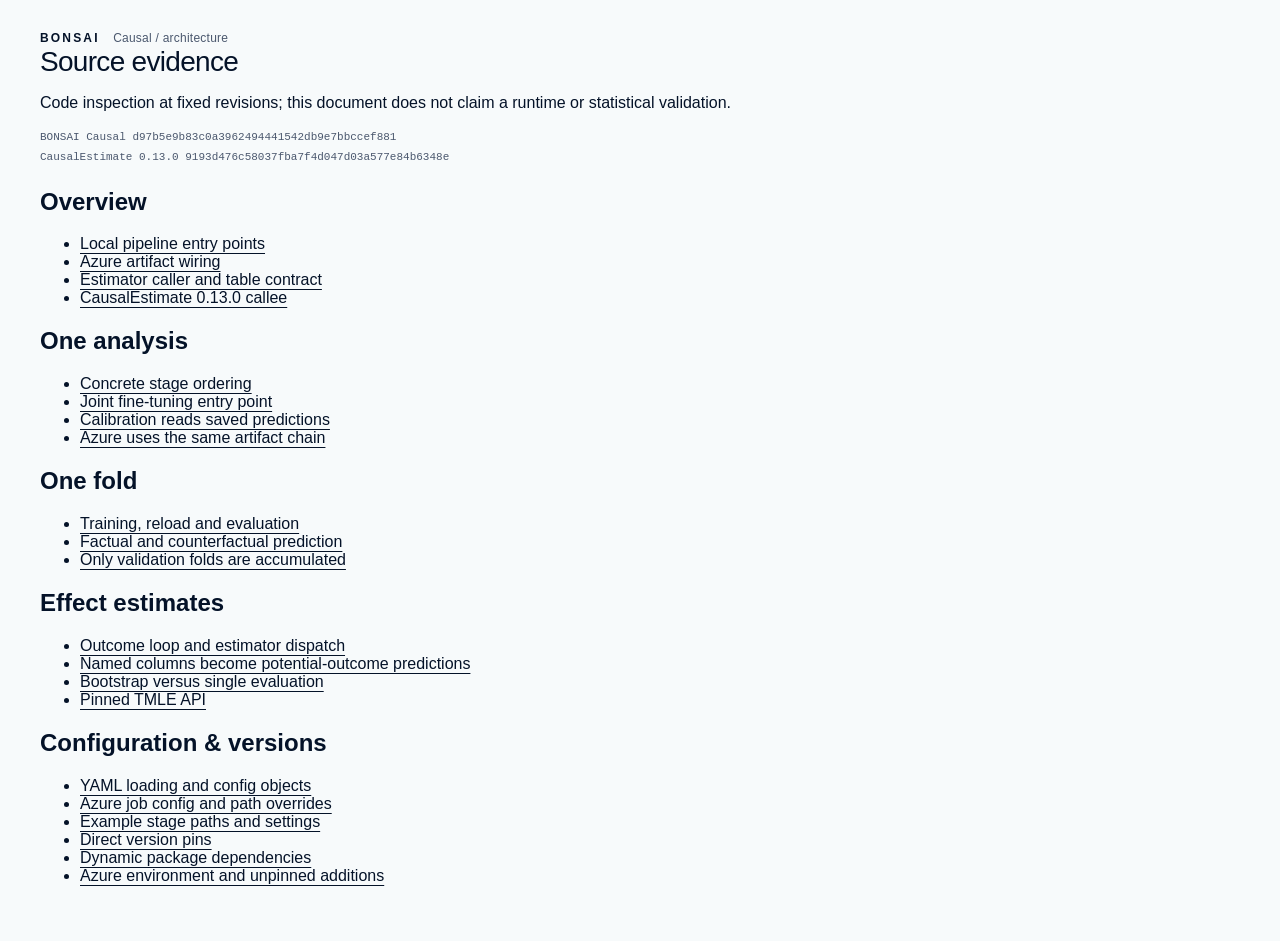
<file: docs/diagrams/evidence.html>
<!doctype html>
<html lang="en"><head><meta charset="utf-8"><meta name="viewport" content="width=device-width, initial-scale=1"><title>Source evidence · BONSAI Causal</title><style>
:root {
  color-scheme: light;
  --paper: #f7fafb;
  --ink: #041228;
  --muted: #4b586e;
  --rule: #c3cad4;
  --accent: #35b2bf;
  --accent-text: #1f7f89;
  --sans: "Geist", -apple-system, BlinkMacSystemFont, "Segoe UI", sans-serif;
  --mono: "Geist Mono", ui-monospace, "SFMono-Regular", Consolas, monospace;
  font-family: var(--sans);
  color: var(--ink);
  background: var(--paper);
}
* {
  box-sizing: border-box;
}
body {
  margin: 0;
}
button,
a {
  -webkit-tap-highlight-color: transparent;
}
a {
  color: inherit;
  text-underline-offset: 4px;
}
button {
  font: inherit;
  color: inherit;
  cursor: pointer;
}
[hidden] {
  display: none !important;
}
.shell {
  max-width: 1360px;
  margin: auto;
  padding: 28px 40px 40px;
}
.brand {
  font-size: 12px;
  font-weight: 650;
  letter-spacing: 0.18em;
  text-decoration: none;
}
.brand span {
  font-weight: 400;
  letter-spacing: 0.02em;
  margin-left: 8px;
  color: var(--muted);
}
.toolbar {
  display: flex;
  align-items: center;
  justify-content: space-between;
  gap: 16px;
  min-height: 64px;
  margin-top: 12px;
}
.breadcrumbs {
  display: flex;
  align-items: center;
  flex-wrap: wrap;
  gap: 4px;
  font-size: 12px;
  color: var(--muted);
}
.breadcrumbs button,
.nav-button {
  border: 0;
  background: transparent;
  padding: 12px 8px;
  min-height: 44px;
}
.breadcrumbs button {
  text-decoration: underline;
  text-underline-offset: 4px;
}
.breadcrumbs span {
  padding: 8px;
}
.nav-actions {
  display: flex;
  gap: 8px;
  flex-shrink: 0;
}
.nav-button {
  border: 1px solid var(--rule);
  border-radius: 4px;
  padding: 8px 14px;
}
.context {
  min-height: 56px;
  display: flex;
  align-items: center;
  margin: 8px 0 16px;
}
.context[hidden] + main {
  margin-top: 16px;
}
.context-anchor {
  display: inline-flex;
  flex-direction: column;
  justify-content: center;
  min-width: 220px;
  min-height: 56px;
  padding: 8px 16px;
  border: 1px solid var(--accent);
  border-radius: 6px;
  background: #e5f3f6;
}
.context-anchor small {
  color: var(--muted);
  font-size: 10px;
  margin-bottom: 4px;
}
.context-anchor strong {
  font-weight: 600;
  font-size: 12px;
}
h1 {
  font-size: 28px;
  font-weight: 300;
  letter-spacing: -0.025em;
  margin: 0 0 10px;
}
.subtitle {
  font-size: 14px;
  color: var(--muted);
  margin: 0;
  line-height: 1.6;
  max-width: 85ch;
}
.diagram-scroll {
  overflow-x: auto;
  margin-top: 12px;
  border-radius: 4px;
}
.diagram {
  width: 100%;
  display: block;
  min-width: 880px;
}
.node-name {
  font-family: var(--sans);
  font-size: 12px;
  font-weight: 600;
  fill: var(--ink);
}
.node-sub {
  font-family: var(--mono);
  font-size: 9px;
  fill: var(--muted);
}
.tag,
.edge-label,
.lane-label {
  font-family: var(--mono);
  font-size: 8px;
  fill: var(--muted);
  letter-spacing: 0.08em;
}
.lane-label {
  font-size: 10px;
}
.node-box {
  fill: #fff;
  stroke: #718093;
  stroke-width: 1;
}
.node.focal .node-box {
  fill: #e5f3f6;
  stroke: var(--accent);
  stroke-width: 1.2;
}
.node.artifact .node-box {
  fill: #ebeff2;
}
.node.external .node-box {
  fill: #eff3f5;
  stroke-dasharray: 4 3;
}
.node-link {
  cursor: pointer;
  text-decoration: none;
}
.node-link:hover .node-box {
  stroke: var(--ink);
  stroke-width: 1.8;
}
.disclosure {
  font-family: var(--sans);
  font-size: 12px;
  fill: var(--accent-text);
}
.related {
  font-family: var(--sans);
  font-size: 12px;
  text-decoration: underline;
  text-underline-offset: 4px;
  fill: var(--muted);
}
.evidence {
  margin-top: 8px;
  font-size: 12px;
  color: var(--muted);
}
.evidence summary {
  cursor: pointer;
  width: fit-content;
  padding: 12px 0;
}
.evidence ul {
  line-height: 1.8;
  padding-left: 20px;
}
.evidence code,
.source-meta {
  font-family: var(--mono);
  font-size: 11px;
  overflow-wrap: anywhere;
}
.source-meta {
  color: var(--muted);
  line-height: 1.8;
}
pre {
  overflow: auto;
  max-height: 65vh;
  background: #fff;
  border: 1px solid var(--rule);
  border-radius: 6px;
  padding: 24px;
  line-height: 1.65;
  font-size: 12px;
  tab-size: 4;
}
pre code {
  font-family: var(--mono);
}
:focus-visible {
  outline: 3px solid var(--accent-text);
  outline-offset: 5px;
}
.node-link:focus-visible {
  outline: none;
}
.node-link:focus-visible .node-box {
  stroke: var(--accent-text);
  stroke-width: 3;
}
.sr-only {
  position: absolute;
  width: 1px;
  height: 1px;
  padding: 0;
  margin: -1px;
  overflow: hidden;
  clip-path: inset(50%);
  white-space: nowrap;
}
.flight {
  position: fixed;
  pointer-events: none;
  z-index: 10;
  margin: 0;
  transform-origin: top left;
}
.flight {
  display: flex;
  align-items: center;
  justify-content: center;
  border: 1px solid var(--accent);
  border-radius: 6px;
  font-size: 12px;
  padding: 8px 12px;
  text-align: center;
}
.flight strong {
  font-weight: 600;
}
.standalone-nav {
  display: flex;
  gap: 20px;
  font-size: 12px;
  margin: 24px 0;
}
@media (max-width: 640px) {
  .shell {
    padding: 20px 16px;
  }
  .toolbar {
    align-items: flex-start;
    flex-direction: column-reverse;
    gap: 0;
  }
  .breadcrumbs {
    font-size: 11px;
  }
  h1 {
    font-size: 24px;
    line-height: 1.25;
  }
  .subtitle {
    font-size: 13px;
  }
  .diagram-scroll {
    border: 1px solid #dce2e8;
  }
  .diagram {
    min-width: 1280px;
  }
  .context-anchor {
    min-width: 200px;
  }
  pre {
    padding: 16px;
  }
}
@media (prefers-reduced-motion: reduce) {
  *,
  *::before,
  *::after {
    animation: none !important;
    transition: none !important;
    scroll-behavior: auto !important;
  }
}
@media print {
  .toolbar,
  .context,
  .evidence,
  .standalone-nav {
    display: none !important;
  }
  .shell {
    padding: 0;
    max-width: none;
  }
  .diagram {
    min-width: 0;
  }
  .diagram-scroll {
    overflow: visible;
    border: 0;
  }
  .brand {
    display: none;
  }
}

</style></head><body><div class="shell"><a class="brand" href="index.html">BONSAI <span>Causal / architecture</span></a><main><h1>Source evidence</h1><p>Code inspection at fixed revisions; this document does not claim a runtime or statistical validation.</p><p class="source-meta">BONSAI Causal d97b5e9b83c0a3962494441542db9e7bbccef881<br>CausalEstimate 0.13.0 9193d476c58037fba7f4d047d03a577e84b6348e</p><h2>Overview</h2><ul><li><a href="https://github.com/kirilklein/bonsai-causal/blob/d97b5e9b83c0a3962494441542db9e7bbccef881/.github/workflows/causal_pipeline.yml">Local pipeline entry points</a></li><li><a href="https://github.com/kirilklein/bonsai-causal/blob/d97b5e9b83c0a3962494441542db9e7bbccef881/corebehrt/azure/pipelines/FINETUNE_CALIBRATE_ESTIMATE.py">Azure artifact wiring</a></li><li><a href="https://github.com/kirilklein/bonsai-causal/blob/d97b5e9b83c0a3962494441542db9e7bbccef881/corebehrt/modules/causal/estimate.py">Estimator caller and table contract</a></li><li><a href="https://github.com/kirilklein/CausalEstimate/blob/9193d476c58037fba7f4d047d03a577e84b6348e/CausalEstimate/core/multi_estimator.py">CausalEstimate 0.13.0 callee</a></li></ul><h2>One analysis</h2><ul><li><a href="https://github.com/kirilklein/bonsai-causal/blob/d97b5e9b83c0a3962494441542db9e7bbccef881/.github/workflows/causal_pipeline.yml">Concrete stage ordering</a></li><li><a href="https://github.com/kirilklein/bonsai-causal/blob/d97b5e9b83c0a3962494441542db9e7bbccef881/corebehrt/main_causal/finetune_exp_y.py">Joint fine-tuning entry point</a></li><li><a href="https://github.com/kirilklein/bonsai-causal/blob/d97b5e9b83c0a3962494441542db9e7bbccef881/corebehrt/modules/setup/causal/prediction_processor.py">Calibration reads saved predictions</a></li><li><a href="https://github.com/kirilklein/bonsai-causal/blob/d97b5e9b83c0a3962494441542db9e7bbccef881/corebehrt/azure/pipelines/FINETUNE_CALIBRATE_ESTIMATE.py">Azure uses the same artifact chain</a></li></ul><h2>One fold</h2><ul><li><a href="https://github.com/kirilklein/bonsai-causal/blob/d97b5e9b83c0a3962494441542db9e7bbccef881/corebehrt/main_causal/helper/finetune_exp_y.py">Training, reload and evaluation</a></li><li><a href="https://github.com/kirilklein/bonsai-causal/blob/d97b5e9b83c0a3962494441542db9e7bbccef881/corebehrt/modules/trainer/causal/trainer.py">Factual and counterfactual prediction</a></li><li><a href="https://github.com/kirilklein/bonsai-causal/blob/d97b5e9b83c0a3962494441542db9e7bbccef881/corebehrt/modules/setup/causal/prediction_accumulator.py">Only validation folds are accumulated</a></li></ul><h2>Effect estimates</h2><ul><li><a href="https://github.com/kirilklein/bonsai-causal/blob/d97b5e9b83c0a3962494441542db9e7bbccef881/corebehrt/modules/causal/estimate.py">Outcome loop and estimator dispatch</a></li><li><a href="https://github.com/kirilklein/bonsai-causal/blob/d97b5e9b83c0a3962494441542db9e7bbccef881/corebehrt/functional/estimate/data_handler.py">Named columns become potential-outcome predictions</a></li><li><a href="https://github.com/kirilklein/CausalEstimate/blob/9193d476c58037fba7f4d047d03a577e84b6348e/CausalEstimate/core/multi_estimator.py">Bootstrap versus single evaluation</a></li><li><a href="https://github.com/kirilklein/CausalEstimate/blob/9193d476c58037fba7f4d047d03a577e84b6348e/CausalEstimate/estimators/tmle.py">Pinned TMLE API</a></li></ul><h2>Configuration &amp; versions</h2><ul><li><a href="https://github.com/kirilklein/bonsai-causal/blob/d97b5e9b83c0a3962494441542db9e7bbccef881/corebehrt/modules/setup/config.py">YAML loading and config objects</a></li><li><a href="https://github.com/kirilklein/bonsai-causal/blob/d97b5e9b83c0a3962494441542db9e7bbccef881/corebehrt/azure/util/job.py">Azure job config and path overrides</a></li><li><a href="https://github.com/kirilklein/bonsai-causal/blob/d97b5e9b83c0a3962494441542db9e7bbccef881/corebehrt/configs/causal/finetune/simple.yaml">Example stage paths and settings</a></li><li><a href="https://github.com/kirilklein/bonsai-causal/blob/d97b5e9b83c0a3962494441542db9e7bbccef881/requirements.txt">Direct version pins</a></li><li><a href="https://github.com/kirilklein/bonsai-causal/blob/d97b5e9b83c0a3962494441542db9e7bbccef881/pyproject.toml">Dynamic package dependencies</a></li><li><a href="https://github.com/kirilklein/bonsai-causal/blob/d97b5e9b83c0a3962494441542db9e7bbccef881/corebehrt/azure/environment.py">Azure environment and unpinned additions</a></li></ul></main></div></body></html>
</file>
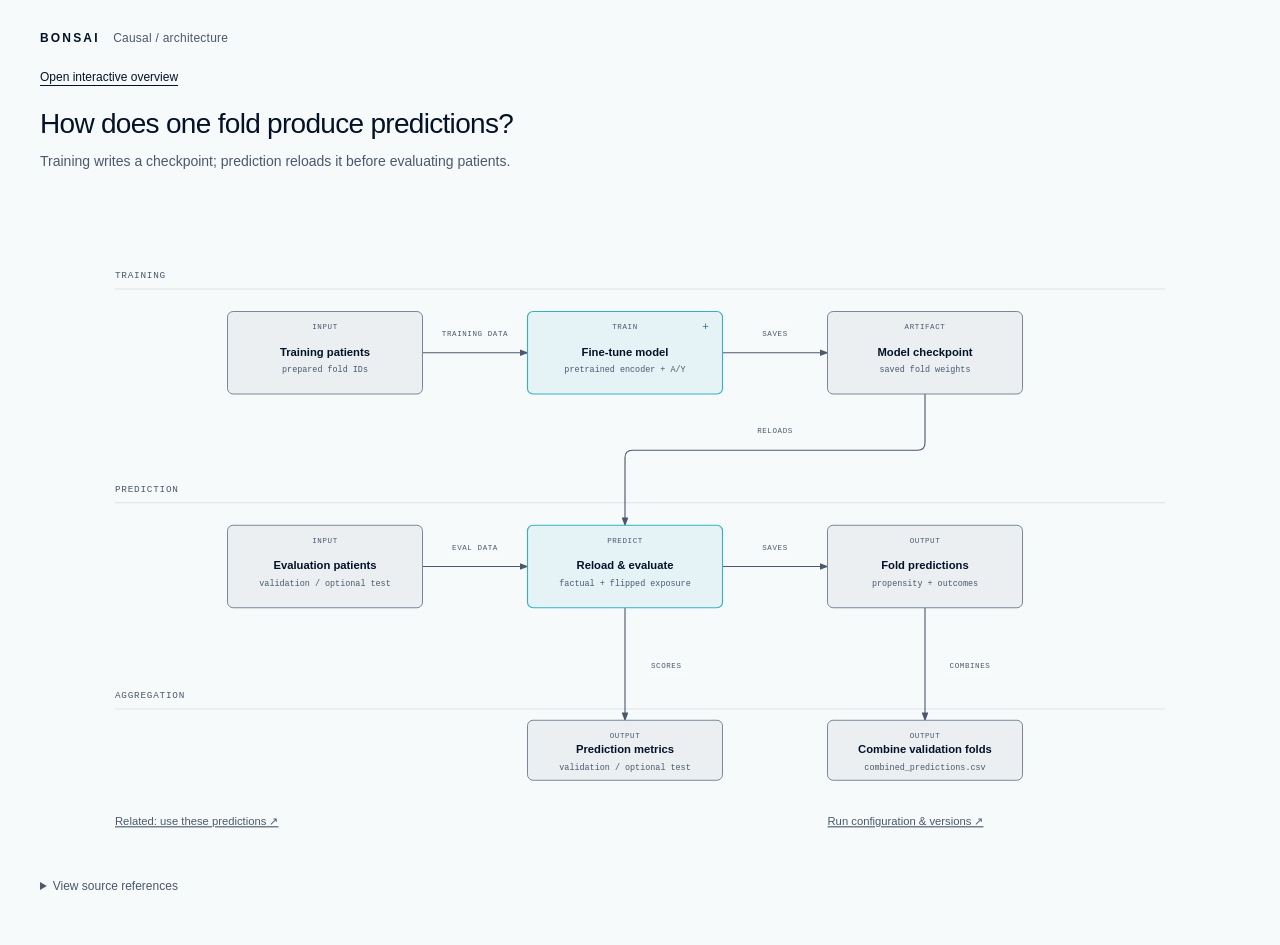
<file: docs/diagrams/fold.html>
<!doctype html>
<html lang="en"><head><meta charset="utf-8"><meta name="viewport" content="width=device-width, initial-scale=1"><title>How does one fold produce predictions? · BONSAI Causal</title><style>
:root {
  color-scheme: light;
  --paper: #f7fafb;
  --ink: #041228;
  --muted: #4b586e;
  --rule: #c3cad4;
  --accent: #35b2bf;
  --accent-text: #1f7f89;
  --sans: "Geist", -apple-system, BlinkMacSystemFont, "Segoe UI", sans-serif;
  --mono: "Geist Mono", ui-monospace, "SFMono-Regular", Consolas, monospace;
  font-family: var(--sans);
  color: var(--ink);
  background: var(--paper);
}
* {
  box-sizing: border-box;
}
body {
  margin: 0;
}
button,
a {
  -webkit-tap-highlight-color: transparent;
}
a {
  color: inherit;
  text-underline-offset: 4px;
}
button {
  font: inherit;
  color: inherit;
  cursor: pointer;
}
[hidden] {
  display: none !important;
}
.shell {
  max-width: 1360px;
  margin: auto;
  padding: 28px 40px 40px;
}
.brand {
  font-size: 12px;
  font-weight: 650;
  letter-spacing: 0.18em;
  text-decoration: none;
}
.brand span {
  font-weight: 400;
  letter-spacing: 0.02em;
  margin-left: 8px;
  color: var(--muted);
}
.toolbar {
  display: flex;
  align-items: center;
  justify-content: space-between;
  gap: 16px;
  min-height: 64px;
  margin-top: 12px;
}
.breadcrumbs {
  display: flex;
  align-items: center;
  flex-wrap: wrap;
  gap: 4px;
  font-size: 12px;
  color: var(--muted);
}
.breadcrumbs button,
.nav-button {
  border: 0;
  background: transparent;
  padding: 12px 8px;
  min-height: 44px;
}
.breadcrumbs button {
  text-decoration: underline;
  text-underline-offset: 4px;
}
.breadcrumbs span {
  padding: 8px;
}
.nav-actions {
  display: flex;
  gap: 8px;
  flex-shrink: 0;
}
.nav-button {
  border: 1px solid var(--rule);
  border-radius: 4px;
  padding: 8px 14px;
}
.context {
  min-height: 56px;
  display: flex;
  align-items: center;
  margin: 8px 0 16px;
}
.context[hidden] + main {
  margin-top: 16px;
}
.context-anchor {
  display: inline-flex;
  flex-direction: column;
  justify-content: center;
  min-width: 220px;
  min-height: 56px;
  padding: 8px 16px;
  border: 1px solid var(--accent);
  border-radius: 6px;
  background: #e5f3f6;
}
.context-anchor small {
  color: var(--muted);
  font-size: 10px;
  margin-bottom: 4px;
}
.context-anchor strong {
  font-weight: 600;
  font-size: 12px;
}
h1 {
  font-size: 28px;
  font-weight: 300;
  letter-spacing: -0.025em;
  margin: 0 0 10px;
}
.subtitle {
  font-size: 14px;
  color: var(--muted);
  margin: 0;
  line-height: 1.6;
  max-width: 85ch;
}
.diagram-scroll {
  overflow-x: auto;
  margin-top: 12px;
  border-radius: 4px;
}
.diagram {
  width: 100%;
  display: block;
  min-width: 880px;
}
.node-name {
  font-family: var(--sans);
  font-size: 12px;
  font-weight: 600;
  fill: var(--ink);
}
.node-sub {
  font-family: var(--mono);
  font-size: 9px;
  fill: var(--muted);
}
.tag,
.edge-label,
.lane-label {
  font-family: var(--mono);
  font-size: 8px;
  fill: var(--muted);
  letter-spacing: 0.08em;
}
.lane-label {
  font-size: 10px;
}
.node-box {
  fill: #fff;
  stroke: #718093;
  stroke-width: 1;
}
.node.focal .node-box {
  fill: #e5f3f6;
  stroke: var(--accent);
  stroke-width: 1.2;
}
.node.artifact .node-box {
  fill: #ebeff2;
}
.node.external .node-box {
  fill: #eff3f5;
  stroke-dasharray: 4 3;
}
.node-link {
  cursor: pointer;
  text-decoration: none;
}
.node-link:hover .node-box {
  stroke: var(--ink);
  stroke-width: 1.8;
}
.disclosure {
  font-family: var(--sans);
  font-size: 12px;
  fill: var(--accent-text);
}
.related {
  font-family: var(--sans);
  font-size: 12px;
  text-decoration: underline;
  text-underline-offset: 4px;
  fill: var(--muted);
}
.evidence {
  margin-top: 8px;
  font-size: 12px;
  color: var(--muted);
}
.evidence summary {
  cursor: pointer;
  width: fit-content;
  padding: 12px 0;
}
.evidence ul {
  line-height: 1.8;
  padding-left: 20px;
}
.evidence code,
.source-meta {
  font-family: var(--mono);
  font-size: 11px;
  overflow-wrap: anywhere;
}
.source-meta {
  color: var(--muted);
  line-height: 1.8;
}
pre {
  overflow: auto;
  max-height: 65vh;
  background: #fff;
  border: 1px solid var(--rule);
  border-radius: 6px;
  padding: 24px;
  line-height: 1.65;
  font-size: 12px;
  tab-size: 4;
}
pre code {
  font-family: var(--mono);
}
:focus-visible {
  outline: 3px solid var(--accent-text);
  outline-offset: 5px;
}
.node-link:focus-visible {
  outline: none;
}
.node-link:focus-visible .node-box {
  stroke: var(--accent-text);
  stroke-width: 3;
}
.sr-only {
  position: absolute;
  width: 1px;
  height: 1px;
  padding: 0;
  margin: -1px;
  overflow: hidden;
  clip-path: inset(50%);
  white-space: nowrap;
}
.flight {
  position: fixed;
  pointer-events: none;
  z-index: 10;
  margin: 0;
  transform-origin: top left;
}
.flight {
  display: flex;
  align-items: center;
  justify-content: center;
  border: 1px solid var(--accent);
  border-radius: 6px;
  font-size: 12px;
  padding: 8px 12px;
  text-align: center;
}
.flight strong {
  font-weight: 600;
}
.standalone-nav {
  display: flex;
  gap: 20px;
  font-size: 12px;
  margin: 24px 0;
}
@media (max-width: 640px) {
  .shell {
    padding: 20px 16px;
  }
  .toolbar {
    align-items: flex-start;
    flex-direction: column-reverse;
    gap: 0;
  }
  .breadcrumbs {
    font-size: 11px;
  }
  h1 {
    font-size: 24px;
    line-height: 1.25;
  }
  .subtitle {
    font-size: 13px;
  }
  .diagram-scroll {
    border: 1px solid #dce2e8;
  }
  .diagram {
    min-width: 1280px;
  }
  .context-anchor {
    min-width: 200px;
  }
  pre {
    padding: 16px;
  }
}
@media (prefers-reduced-motion: reduce) {
  *,
  *::before,
  *::after {
    animation: none !important;
    transition: none !important;
    scroll-behavior: auto !important;
  }
}
@media print {
  .toolbar,
  .context,
  .evidence,
  .standalone-nav {
    display: none !important;
  }
  .shell {
    padding: 0;
    max-width: none;
  }
  .diagram {
    min-width: 0;
  }
  .diagram-scroll {
    overflow: visible;
    border: 0;
  }
  .brand {
    display: none;
  }
}

</style></head><body><div class="shell"><a class="brand" href="index.html">BONSAI <span>Causal / architecture</span></a><nav class="standalone-nav" aria-label="Document"><a href="index.html">Open interactive overview</a></nav><main><h1 tabindex="-1">How does one fold produce predictions?</h1><p class="subtitle">Training writes a checkpoint; prediction reloads it before evaluating patients.</p><div class="diagram-scroll" tabindex="0" role="region" aria-label="Scrollable diagram: One fold"><svg class="diagram" xmlns="http://www.w3.org/2000/svg" viewBox="0 0 1280 720" role="img" aria-labelledby="fold-title fold-desc"><title id="fold-title">How does one fold produce predictions?</title><desc id="fold-desc">Training and prediction are separate responsibilities. Training uses the fold&#x27;s training patients. A saved checkpoint is reloaded for validation and optional test evaluation. Validation predictions are combined across folds for calibration.</desc><defs><marker id="fold-arrow" markerWidth="8" markerHeight="6" refX="7" refY="3" orient="auto"><polygon points="0 0, 8 3, 0 6" fill="#4b586e"/></marker><marker id="fold-arrow-accent" markerWidth="8" markerHeight="6" refX="7" refY="3" orient="auto"><polygon points="0 0, 8 3, 0 6" fill="#35b2bf"/></marker><marker id="fold-arrow-link" markerWidth="8" markerHeight="6" refX="7" refY="3" orient="auto"><polygon points="0 0, 8 3, 0 6" fill="#2e5aa8"/></marker></defs><rect width="1280" height="720" fill="#f7fafb"/><text class="lane-label" x="80" y="100">TRAINING</text><line x1="80" y1="112" x2="1200" y2="112" stroke="#dce2e8"/><text class="lane-label" x="80" y="328">PREDICTION</text><line x1="80" y1="340" x2="1200" y2="340" stroke="#dce2e8"/><text class="lane-label" x="80" y="548">AGGREGATION</text><line x1="80" y1="560" x2="1200" y2="560" stroke="#dce2e8"/><path class="connector" d="M 408 180 L 520 180" fill="none" stroke="#4b586e" stroke-width="1.2" marker-end="url(#fold-arrow)"/><path class="connector" d="M 728 180 L 840 180" fill="none" stroke="#4b586e" stroke-width="1.2" marker-end="url(#fold-arrow)"/><path class="connector" d="M 944 224 L 944.0 276.0 Q 944 284 936.0 284.0 L 632.0 284.0 Q 624 284 624.0 292.0 L 624 364" fill="none" stroke="#4b586e" stroke-width="1.2" marker-end="url(#fold-arrow)"/><path class="connector" d="M 408 408 L 520 408" fill="none" stroke="#4b586e" stroke-width="1.2" marker-end="url(#fold-arrow)"/><path class="connector" d="M 728 408 L 840 408" fill="none" stroke="#4b586e" stroke-width="1.2" marker-end="url(#fold-arrow)"/><path class="connector" d="M 624 452 L 624 572" fill="none" stroke="#4b586e" stroke-width="1.2" marker-end="url(#fold-arrow)"/><path class="connector" d="M 944 452 L 944 572" fill="none" stroke="#4b586e" stroke-width="1.2" marker-end="url(#fold-arrow)"/><g class="edge-caption"><rect x="422.2" y="151" width="83.60000000000001" height="16" fill="#f7fafb"/><text class="edge-label" x="464" y="162" text-anchor="middle">TRAINING DATA</text></g><g class="edge-caption"><rect x="763.0" y="151" width="42.0" height="16" fill="#f7fafb"/><text class="edge-label" x="784" y="162" text-anchor="middle">SAVES</text></g><g class="edge-caption"><rect x="757.8" y="255" width="52.4" height="16" fill="#f7fafb"/><text class="edge-label" x="784" y="266" text-anchor="middle">RELOADS</text></g><g class="edge-caption"><rect x="432.6" y="379" width="62.800000000000004" height="16" fill="#f7fafb"/><text class="edge-label" x="464" y="390" text-anchor="middle">EVAL DATA</text></g><g class="edge-caption"><rect x="763.0" y="379" width="42.0" height="16" fill="#f7fafb"/><text class="edge-label" x="784" y="390" text-anchor="middle">SAVES</text></g><g class="edge-caption"><rect x="644.4" y="505" width="47.2" height="16" fill="#f7fafb"/><text class="edge-label" x="668" y="516" text-anchor="middle">SCORES</text></g><g class="edge-caption"><rect x="963.2" y="505" width="57.6" height="16" fill="#f7fafb"/><text class="edge-label" x="992" y="516" text-anchor="middle">COMBINES</text></g><g class="node artifact" id="fold-splits" data-node="splits" data-label="Training patients"><rect class="node-box" x="200" y="136" width="208" height="88" rx="6"/><text class="tag" x="304.0" y="155" text-anchor="middle">INPUT</text><text class="node-name" x="304.0" y="183.0" text-anchor="middle">Training patients</text><text class="node-sub" x="304.0" y="201.0" text-anchor="middle">prepared fold IDs</text></g><a class="node-link" href="source-fold.html" data-destination="source-fold" data-kind="inside" aria-label="Look inside: Fine-tune model"><g class="node focal" id="fold-train" data-node="train" data-label="Fine-tune model"><rect class="node-box" x="520" y="136" width="208" height="88" rx="6"/><text class="tag" x="624.0" y="155" text-anchor="middle">TRAIN</text><text class="node-name" x="624.0" y="183.0" text-anchor="middle">Fine-tune model</text><text class="node-sub" x="624.0" y="201.0" text-anchor="middle">pretrained encoder + A/Y</text><text class="disclosure" x="710" y="156" text-anchor="middle">+</text></g></a><g class="node artifact" id="fold-checkpoint" data-node="checkpoint" data-label="Model checkpoint"><rect class="node-box" x="840" y="136" width="208" height="88" rx="6"/><text class="tag" x="944.0" y="155" text-anchor="middle">ARTIFACT</text><text class="node-name" x="944.0" y="183.0" text-anchor="middle">Model checkpoint</text><text class="node-sub" x="944.0" y="201.0" text-anchor="middle">saved fold weights</text></g><g class="node artifact" id="fold-validation" data-node="validation" data-label="Evaluation patients"><rect class="node-box" x="200" y="364" width="208" height="88" rx="6"/><text class="tag" x="304.0" y="383" text-anchor="middle">INPUT</text><text class="node-name" x="304.0" y="411.0" text-anchor="middle">Evaluation patients</text><text class="node-sub" x="304.0" y="429.0" text-anchor="middle">validation / optional test</text></g><g class="node focal" id="fold-predict" data-node="predict" data-label="Reload &amp; evaluate"><rect class="node-box" x="520" y="364" width="208" height="88" rx="6"/><text class="tag" x="624.0" y="383" text-anchor="middle">PREDICT</text><text class="node-name" x="624.0" y="411.0" text-anchor="middle">Reload &amp; evaluate</text><text class="node-sub" x="624.0" y="429.0" text-anchor="middle">factual + flipped exposure</text></g><g class="node artifact" id="fold-predictions" data-node="predictions" data-label="Fold predictions"><rect class="node-box" x="840" y="364" width="208" height="88" rx="6"/><text class="tag" x="944.0" y="383" text-anchor="middle">OUTPUT</text><text class="node-name" x="944.0" y="411.0" text-anchor="middle">Fold predictions</text><text class="node-sub" x="944.0" y="429.0" text-anchor="middle">propensity + outcomes</text></g><g class="node artifact" id="fold-metrics" data-node="metrics" data-label="Prediction metrics"><rect class="node-box" x="520" y="572" width="208" height="64" rx="6"/><text class="tag" x="624.0" y="591" text-anchor="middle">OUTPUT</text><text class="node-name" x="624.0" y="607.0" text-anchor="middle">Prediction metrics</text><text class="node-sub" x="624.0" y="625.0" text-anchor="middle">validation / optional test</text></g><g class="node artifact" id="fold-combine" data-node="combine" data-label="Combine validation folds"><rect class="node-box" x="840" y="572" width="208" height="64" rx="6"/><text class="tag" x="944.0" y="591" text-anchor="middle">OUTPUT</text><text class="node-name" x="944.0" y="607.0" text-anchor="middle">Combine validation folds</text><text class="node-sub" x="944.0" y="625.0" text-anchor="middle">combined_predictions.csv</text></g><a href="estimation.html" data-destination="estimation" data-kind="related" class="related-link" aria-label="Related view: Related: use these predictions"><rect x="72" y="656" width="280" height="44" fill="transparent"/><text class="related" x="80" y="684">Related: use these predictions ↗</text></a><a href="config.html" data-destination="config" data-kind="related" class="related-link" aria-label="Related view: Run configuration &amp; versions"><rect x="832" y="656" width="280" height="44" fill="transparent"/><text class="related" x="840" y="684">Run configuration &amp; versions ↗</text></a></svg></div><details class="evidence"><summary>View source references</summary><p>Code evidence: BONSAI Causal <code>d97b5e9b83c0a3962494441542db9e7bbccef881</code>; CausalEstimate 0.13.0 <code>9193d476c58037fba7f4d047d03a577e84b6348e</code>.</p><ul><li>Training, reload and evaluation — <code>corebehrt/main_causal/helper/finetune_exp_y.py</code></li><li>Factual and counterfactual prediction — <code>corebehrt/modules/trainer/causal/trainer.py</code></li><li>Only validation folds are accumulated — <code>corebehrt/modules/setup/causal/prediction_accumulator.py</code></li></ul><a href="evidence.html">Open revision-pinned source links ↗</a></details></main></div></body></html>
</file>
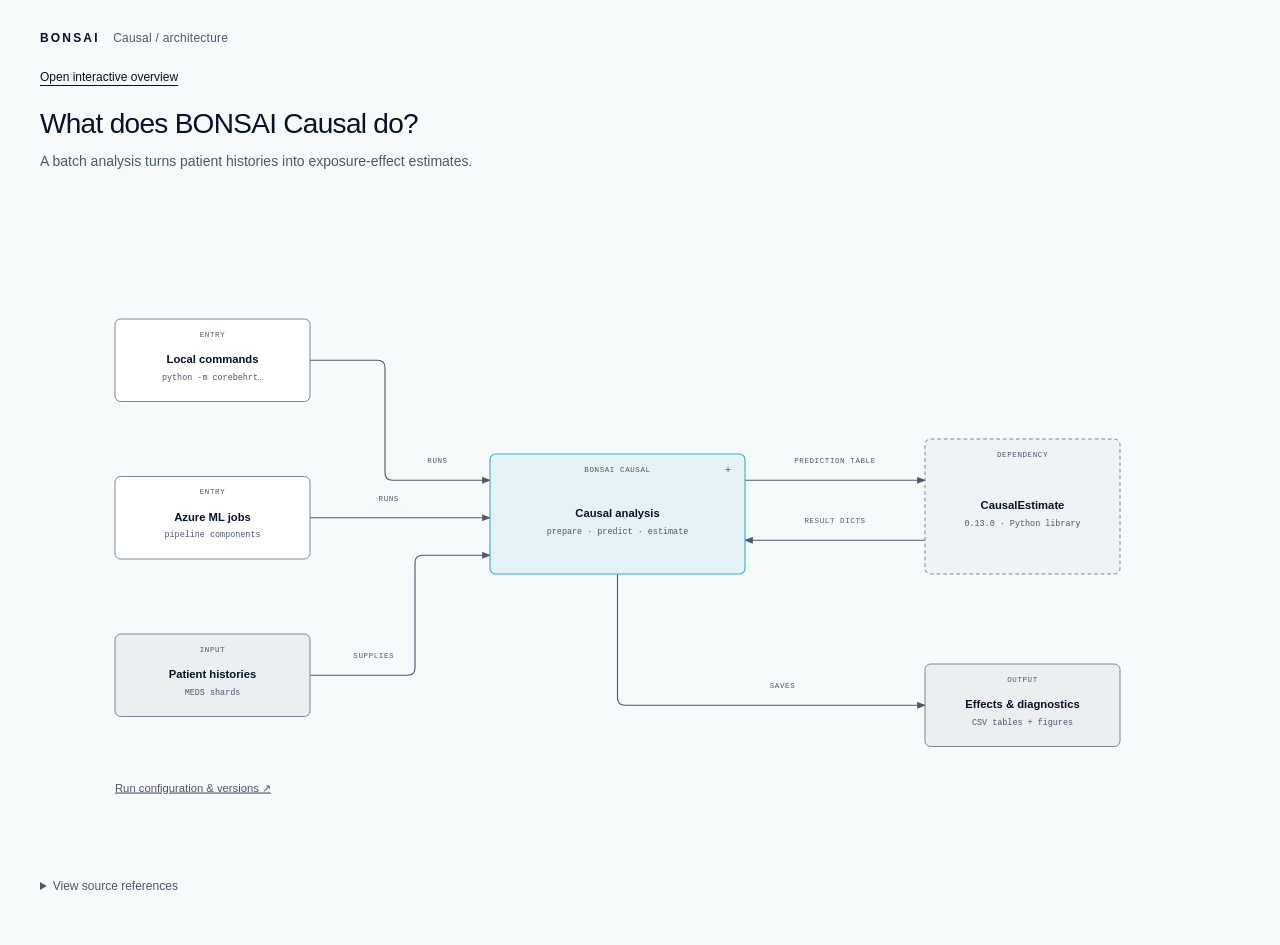
<file: docs/diagrams/overview.html>
<!doctype html>
<html lang="en"><head><meta charset="utf-8"><meta name="viewport" content="width=device-width, initial-scale=1"><title>What does BONSAI Causal do? · BONSAI Causal</title><style>
:root {
  color-scheme: light;
  --paper: #f7fafb;
  --ink: #041228;
  --muted: #4b586e;
  --rule: #c3cad4;
  --accent: #35b2bf;
  --accent-text: #1f7f89;
  --sans: "Geist", -apple-system, BlinkMacSystemFont, "Segoe UI", sans-serif;
  --mono: "Geist Mono", ui-monospace, "SFMono-Regular", Consolas, monospace;
  font-family: var(--sans);
  color: var(--ink);
  background: var(--paper);
}
* {
  box-sizing: border-box;
}
body {
  margin: 0;
}
button,
a {
  -webkit-tap-highlight-color: transparent;
}
a {
  color: inherit;
  text-underline-offset: 4px;
}
button {
  font: inherit;
  color: inherit;
  cursor: pointer;
}
[hidden] {
  display: none !important;
}
.shell {
  max-width: 1360px;
  margin: auto;
  padding: 28px 40px 40px;
}
.brand {
  font-size: 12px;
  font-weight: 650;
  letter-spacing: 0.18em;
  text-decoration: none;
}
.brand span {
  font-weight: 400;
  letter-spacing: 0.02em;
  margin-left: 8px;
  color: var(--muted);
}
.toolbar {
  display: flex;
  align-items: center;
  justify-content: space-between;
  gap: 16px;
  min-height: 64px;
  margin-top: 12px;
}
.breadcrumbs {
  display: flex;
  align-items: center;
  flex-wrap: wrap;
  gap: 4px;
  font-size: 12px;
  color: var(--muted);
}
.breadcrumbs button,
.nav-button {
  border: 0;
  background: transparent;
  padding: 12px 8px;
  min-height: 44px;
}
.breadcrumbs button {
  text-decoration: underline;
  text-underline-offset: 4px;
}
.breadcrumbs span {
  padding: 8px;
}
.nav-actions {
  display: flex;
  gap: 8px;
  flex-shrink: 0;
}
.nav-button {
  border: 1px solid var(--rule);
  border-radius: 4px;
  padding: 8px 14px;
}
.context {
  min-height: 56px;
  display: flex;
  align-items: center;
  margin: 8px 0 16px;
}
.context[hidden] + main {
  margin-top: 16px;
}
.context-anchor {
  display: inline-flex;
  flex-direction: column;
  justify-content: center;
  min-width: 220px;
  min-height: 56px;
  padding: 8px 16px;
  border: 1px solid var(--accent);
  border-radius: 6px;
  background: #e5f3f6;
}
.context-anchor small {
  color: var(--muted);
  font-size: 10px;
  margin-bottom: 4px;
}
.context-anchor strong {
  font-weight: 600;
  font-size: 12px;
}
h1 {
  font-size: 28px;
  font-weight: 300;
  letter-spacing: -0.025em;
  margin: 0 0 10px;
}
.subtitle {
  font-size: 14px;
  color: var(--muted);
  margin: 0;
  line-height: 1.6;
  max-width: 85ch;
}
.diagram-scroll {
  overflow-x: auto;
  margin-top: 12px;
  border-radius: 4px;
}
.diagram {
  width: 100%;
  display: block;
  min-width: 880px;
}
.node-name {
  font-family: var(--sans);
  font-size: 12px;
  font-weight: 600;
  fill: var(--ink);
}
.node-sub {
  font-family: var(--mono);
  font-size: 9px;
  fill: var(--muted);
}
.tag,
.edge-label,
.lane-label {
  font-family: var(--mono);
  font-size: 8px;
  fill: var(--muted);
  letter-spacing: 0.08em;
}
.lane-label {
  font-size: 10px;
}
.node-box {
  fill: #fff;
  stroke: #718093;
  stroke-width: 1;
}
.node.focal .node-box {
  fill: #e5f3f6;
  stroke: var(--accent);
  stroke-width: 1.2;
}
.node.artifact .node-box {
  fill: #ebeff2;
}
.node.external .node-box {
  fill: #eff3f5;
  stroke-dasharray: 4 3;
}
.node-link {
  cursor: pointer;
  text-decoration: none;
}
.node-link:hover .node-box {
  stroke: var(--ink);
  stroke-width: 1.8;
}
.disclosure {
  font-family: var(--sans);
  font-size: 12px;
  fill: var(--accent-text);
}
.related {
  font-family: var(--sans);
  font-size: 12px;
  text-decoration: underline;
  text-underline-offset: 4px;
  fill: var(--muted);
}
.evidence {
  margin-top: 8px;
  font-size: 12px;
  color: var(--muted);
}
.evidence summary {
  cursor: pointer;
  width: fit-content;
  padding: 12px 0;
}
.evidence ul {
  line-height: 1.8;
  padding-left: 20px;
}
.evidence code,
.source-meta {
  font-family: var(--mono);
  font-size: 11px;
  overflow-wrap: anywhere;
}
.source-meta {
  color: var(--muted);
  line-height: 1.8;
}
pre {
  overflow: auto;
  max-height: 65vh;
  background: #fff;
  border: 1px solid var(--rule);
  border-radius: 6px;
  padding: 24px;
  line-height: 1.65;
  font-size: 12px;
  tab-size: 4;
}
pre code {
  font-family: var(--mono);
}
:focus-visible {
  outline: 3px solid var(--accent-text);
  outline-offset: 5px;
}
.node-link:focus-visible {
  outline: none;
}
.node-link:focus-visible .node-box {
  stroke: var(--accent-text);
  stroke-width: 3;
}
.sr-only {
  position: absolute;
  width: 1px;
  height: 1px;
  padding: 0;
  margin: -1px;
  overflow: hidden;
  clip-path: inset(50%);
  white-space: nowrap;
}
.flight {
  position: fixed;
  pointer-events: none;
  z-index: 10;
  margin: 0;
  transform-origin: top left;
}
.flight {
  display: flex;
  align-items: center;
  justify-content: center;
  border: 1px solid var(--accent);
  border-radius: 6px;
  font-size: 12px;
  padding: 8px 12px;
  text-align: center;
}
.flight strong {
  font-weight: 600;
}
.standalone-nav {
  display: flex;
  gap: 20px;
  font-size: 12px;
  margin: 24px 0;
}
@media (max-width: 640px) {
  .shell {
    padding: 20px 16px;
  }
  .toolbar {
    align-items: flex-start;
    flex-direction: column-reverse;
    gap: 0;
  }
  .breadcrumbs {
    font-size: 11px;
  }
  h1 {
    font-size: 24px;
    line-height: 1.25;
  }
  .subtitle {
    font-size: 13px;
  }
  .diagram-scroll {
    border: 1px solid #dce2e8;
  }
  .diagram {
    min-width: 1280px;
  }
  .context-anchor {
    min-width: 200px;
  }
  pre {
    padding: 16px;
  }
}
@media (prefers-reduced-motion: reduce) {
  *,
  *::before,
  *::after {
    animation: none !important;
    transition: none !important;
    scroll-behavior: auto !important;
  }
}
@media print {
  .toolbar,
  .context,
  .evidence,
  .standalone-nav {
    display: none !important;
  }
  .shell {
    padding: 0;
    max-width: none;
  }
  .diagram {
    min-width: 0;
  }
  .diagram-scroll {
    overflow: visible;
    border: 0;
  }
  .brand {
    display: none;
  }
}

</style></head><body><div class="shell"><a class="brand" href="index.html">BONSAI <span>Causal / architecture</span></a><nav class="standalone-nav" aria-label="Document"><a href="index.html">Open interactive overview</a></nav><main><h1 tabindex="-1">What does BONSAI Causal do?</h1><p class="subtitle">A batch analysis turns patient histories into exposure-effect estimates.</p><div class="diagram-scroll" tabindex="0" role="region" aria-label="Scrollable diagram: Overview"><svg class="diagram" xmlns="http://www.w3.org/2000/svg" viewBox="0 0 1280 720" role="img" aria-labelledby="overview-title overview-desc"><title id="overview-title">What does BONSAI Causal do?</title><desc id="overview-desc">Local commands or Azure jobs run causal analysis on MEDS data. The analysis calls CausalEstimate with prediction tables and saves effect estimates and diagnostics.</desc><defs><marker id="overview-arrow" markerWidth="8" markerHeight="6" refX="7" refY="3" orient="auto"><polygon points="0 0, 8 3, 0 6" fill="#4b586e"/></marker><marker id="overview-arrow-accent" markerWidth="8" markerHeight="6" refX="7" refY="3" orient="auto"><polygon points="0 0, 8 3, 0 6" fill="#35b2bf"/></marker><marker id="overview-arrow-link" markerWidth="8" markerHeight="6" refX="7" refY="3" orient="auto"><polygon points="0 0, 8 3, 0 6" fill="#2e5aa8"/></marker></defs><rect width="1280" height="720" fill="#f7fafb"/><path class="connector" d="M 288 188 L 360.0 188.0 Q 368 188 368.0 196.0 L 368.0 308.0 Q 368 316 376.0 316.0 L 480 316" fill="none" stroke="#4b586e" stroke-width="1.2" marker-end="url(#overview-arrow)"/><path class="connector" d="M 288 356 L 480 356" fill="none" stroke="#4b586e" stroke-width="1.2" marker-end="url(#overview-arrow)"/><path class="connector" d="M 288 524 L 392.0 524.0 Q 400 524 400.0 516.0 L 400.0 404.0 Q 400 396 408.0 396.0 L 480 396" fill="none" stroke="#4b586e" stroke-width="1.2" marker-end="url(#overview-arrow)"/><path class="connector" d="M 752 316 L 944 316" fill="none" stroke="#4b586e" stroke-width="1.2" marker-end="url(#overview-arrow)"/><path class="connector" d="M 944 380 L 752 380" fill="none" stroke="#4b586e" stroke-width="1.2" marker-end="url(#overview-arrow)"/><path class="connector" d="M 616 416 L 616.0 548.0 Q 616 556 624.0 556.0 L 944 556" fill="none" stroke="#4b586e" stroke-width="1.2" marker-end="url(#overview-arrow)"/><g class="edge-caption"><rect x="405.6" y="287" width="36.8" height="16" fill="#f7fafb"/><text class="edge-label" x="424" y="298" text-anchor="middle">RUNS</text></g><g class="edge-caption"><rect x="353.6" y="327" width="36.8" height="16" fill="#f7fafb"/><text class="edge-label" x="372" y="338" text-anchor="middle">RUNS</text></g><g class="edge-caption"><rect x="327.2" y="495" width="57.6" height="16" fill="#f7fafb"/><text class="edge-label" x="356" y="506" text-anchor="middle">SUPPLIES</text></g><g class="edge-caption"><rect x="798.4" y="287" width="99.2" height="16" fill="#f7fafb"/><text class="edge-label" x="848" y="298" text-anchor="middle">PREDICTION TABLE</text></g><g class="edge-caption"><rect x="808.8" y="351" width="78.4" height="16" fill="#f7fafb"/><text class="edge-label" x="848" y="362" text-anchor="middle">RESULT DICTS</text></g><g class="edge-caption"><rect x="771.0" y="527" width="42.0" height="16" fill="#f7fafb"/><text class="edge-label" x="792" y="538" text-anchor="middle">SAVES</text></g><g class="node " id="overview-local" data-node="local" data-label="Local commands"><rect class="node-box" x="80" y="144" width="208" height="88" rx="6"/><text class="tag" x="184.0" y="163" text-anchor="middle">ENTRY</text><text class="node-name" x="184.0" y="191.0" text-anchor="middle">Local commands</text><text class="node-sub" x="184.0" y="209.0" text-anchor="middle">python -m corebehrt…</text></g><g class="node " id="overview-azure" data-node="azure" data-label="Azure ML jobs"><rect class="node-box" x="80" y="312" width="208" height="88" rx="6"/><text class="tag" x="184.0" y="331" text-anchor="middle">ENTRY</text><text class="node-name" x="184.0" y="359.0" text-anchor="middle">Azure ML jobs</text><text class="node-sub" x="184.0" y="377.0" text-anchor="middle">pipeline components</text></g><g class="node artifact" id="overview-meds" data-node="meds" data-label="Patient histories"><rect class="node-box" x="80" y="480" width="208" height="88" rx="6"/><text class="tag" x="184.0" y="499" text-anchor="middle">INPUT</text><text class="node-name" x="184.0" y="527.0" text-anchor="middle">Patient histories</text><text class="node-sub" x="184.0" y="545.0" text-anchor="middle">MEDS shards</text></g><a class="node-link" href="analysis.html" data-destination="analysis" data-kind="inside" aria-label="Look inside: Causal analysis"><g class="node focal" id="overview-analysis" data-node="analysis" data-label="Causal analysis"><rect class="node-box" x="480" y="288" width="272" height="128" rx="6"/><text class="tag" x="616.0" y="307" text-anchor="middle">BONSAI CAUSAL</text><text class="node-name" x="616.0" y="355.0" text-anchor="middle">Causal analysis</text><text class="node-sub" x="616.0" y="373.0" text-anchor="middle">prepare · predict · estimate</text><text class="disclosure" x="734" y="308" text-anchor="middle">+</text></g></a><g class="node external" id="overview-estimators" data-node="estimators" data-label="CausalEstimate"><rect class="node-box" x="944" y="272" width="208" height="144" rx="6"/><text class="tag" x="1048.0" y="291" text-anchor="middle">DEPENDENCY</text><text class="node-name" x="1048.0" y="347.0" text-anchor="middle">CausalEstimate</text><text class="node-sub" x="1048.0" y="365.0" text-anchor="middle">0.13.0 · Python library</text></g><g class="node artifact" id="overview-results" data-node="results" data-label="Effects &amp; diagnostics"><rect class="node-box" x="944" y="512" width="208" height="88" rx="6"/><text class="tag" x="1048.0" y="531" text-anchor="middle">OUTPUT</text><text class="node-name" x="1048.0" y="559.0" text-anchor="middle">Effects &amp; diagnostics</text><text class="node-sub" x="1048.0" y="577.0" text-anchor="middle">CSV tables + figures</text></g><a href="config.html" data-destination="config" data-kind="related" class="related-link" aria-label="Related view: Run configuration &amp; versions"><rect x="72" y="620" width="280" height="44" fill="transparent"/><text class="related" x="80" y="648">Run configuration &amp; versions ↗</text></a></svg></div><details class="evidence"><summary>View source references</summary><p>Code evidence: BONSAI Causal <code>d97b5e9b83c0a3962494441542db9e7bbccef881</code>; CausalEstimate 0.13.0 <code>9193d476c58037fba7f4d047d03a577e84b6348e</code>.</p><ul><li>Local pipeline entry points — <code>.github/workflows/causal_pipeline.yml</code></li><li>Azure artifact wiring — <code>corebehrt/azure/pipelines/FINETUNE_CALIBRATE_ESTIMATE.py</code></li><li>Estimator caller and table contract — <code>corebehrt/modules/causal/estimate.py</code></li><li>CausalEstimate 0.13.0 callee — <code>9193d476c58037fba7f4d047d03a577e84b6348e/CausalEstimate/core/multi_estimator.py</code></li></ul><a href="evidence.html">Open revision-pinned source links ↗</a></details></main></div></body></html>
</file>
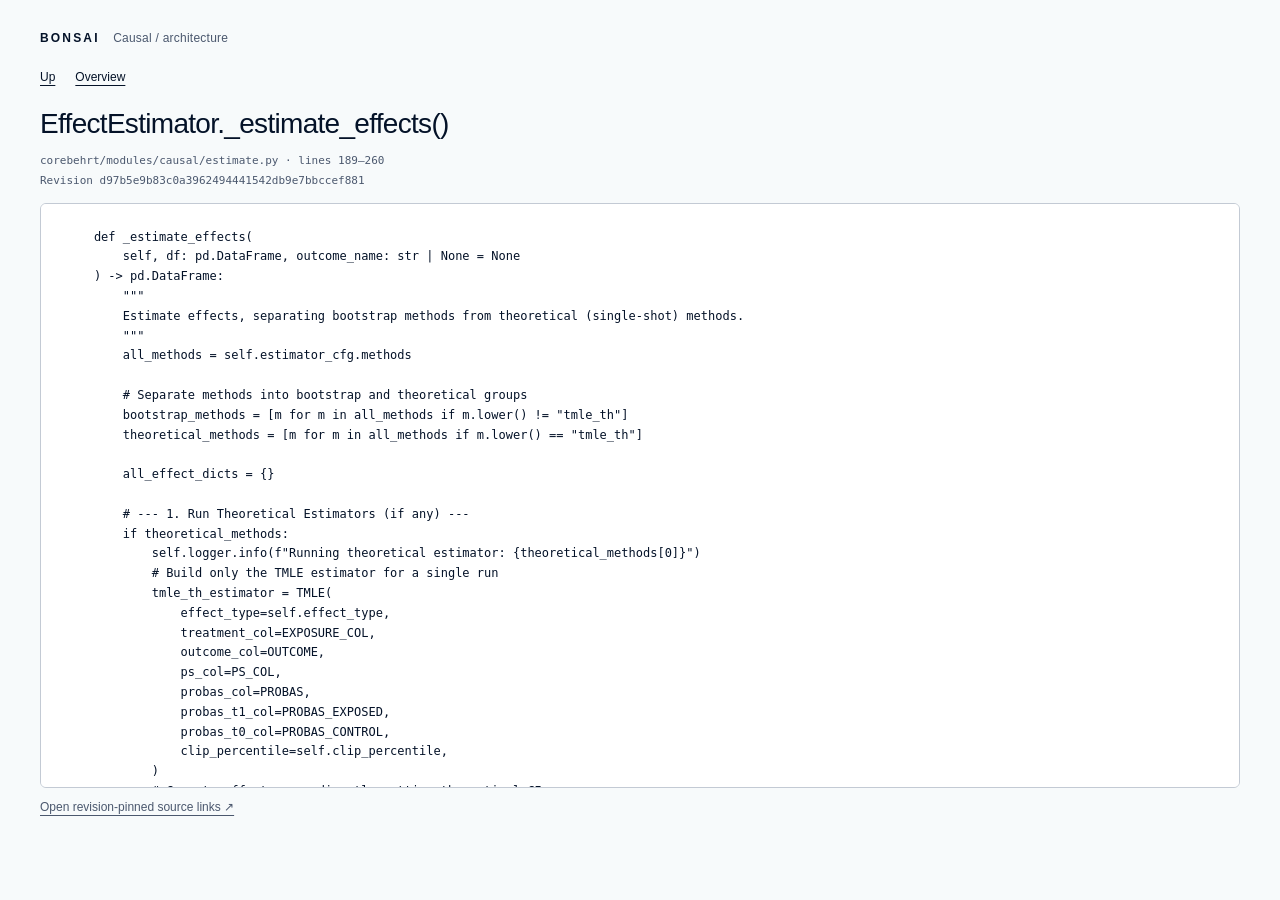
<file: docs/diagrams/source-estimator.html>
<!doctype html>
<html lang="en"><head><meta charset="utf-8"><meta name="viewport" content="width=device-width, initial-scale=1"><title>EffectEstimator._estimate_effects() · BONSAI Causal</title><style>
:root {
  color-scheme: light;
  --paper: #f7fafb;
  --ink: #041228;
  --muted: #4b586e;
  --rule: #c3cad4;
  --accent: #35b2bf;
  --accent-text: #1f7f89;
  --sans: "Geist", -apple-system, BlinkMacSystemFont, "Segoe UI", sans-serif;
  --mono: "Geist Mono", ui-monospace, "SFMono-Regular", Consolas, monospace;
  font-family: var(--sans);
  color: var(--ink);
  background: var(--paper);
}
* {
  box-sizing: border-box;
}
body {
  margin: 0;
}
button,
a {
  -webkit-tap-highlight-color: transparent;
}
a {
  color: inherit;
  text-underline-offset: 4px;
}
button {
  font: inherit;
  color: inherit;
  cursor: pointer;
}
[hidden] {
  display: none !important;
}
.shell {
  max-width: 1360px;
  margin: auto;
  padding: 28px 40px 40px;
}
.brand {
  font-size: 12px;
  font-weight: 650;
  letter-spacing: 0.18em;
  text-decoration: none;
}
.brand span {
  font-weight: 400;
  letter-spacing: 0.02em;
  margin-left: 8px;
  color: var(--muted);
}
.toolbar {
  display: flex;
  align-items: center;
  justify-content: space-between;
  gap: 16px;
  min-height: 64px;
  margin-top: 12px;
}
.breadcrumbs {
  display: flex;
  align-items: center;
  flex-wrap: wrap;
  gap: 4px;
  font-size: 12px;
  color: var(--muted);
}
.breadcrumbs button,
.nav-button {
  border: 0;
  background: transparent;
  padding: 12px 8px;
  min-height: 44px;
}
.breadcrumbs button {
  text-decoration: underline;
  text-underline-offset: 4px;
}
.breadcrumbs span {
  padding: 8px;
}
.nav-actions {
  display: flex;
  gap: 8px;
  flex-shrink: 0;
}
.nav-button {
  border: 1px solid var(--rule);
  border-radius: 4px;
  padding: 8px 14px;
}
.context {
  min-height: 56px;
  display: flex;
  align-items: center;
  margin: 8px 0 16px;
}
.context[hidden] + main {
  margin-top: 16px;
}
.context-anchor {
  display: inline-flex;
  flex-direction: column;
  justify-content: center;
  min-width: 220px;
  min-height: 56px;
  padding: 8px 16px;
  border: 1px solid var(--accent);
  border-radius: 6px;
  background: #e5f3f6;
}
.context-anchor small {
  color: var(--muted);
  font-size: 10px;
  margin-bottom: 4px;
}
.context-anchor strong {
  font-weight: 600;
  font-size: 12px;
}
h1 {
  font-size: 28px;
  font-weight: 300;
  letter-spacing: -0.025em;
  margin: 0 0 10px;
}
.subtitle {
  font-size: 14px;
  color: var(--muted);
  margin: 0;
  line-height: 1.6;
  max-width: 85ch;
}
.diagram-scroll {
  overflow-x: auto;
  margin-top: 12px;
  border-radius: 4px;
}
.diagram {
  width: 100%;
  display: block;
  min-width: 880px;
}
.node-name {
  font-family: var(--sans);
  font-size: 12px;
  font-weight: 600;
  fill: var(--ink);
}
.node-sub {
  font-family: var(--mono);
  font-size: 9px;
  fill: var(--muted);
}
.tag,
.edge-label,
.lane-label {
  font-family: var(--mono);
  font-size: 8px;
  fill: var(--muted);
  letter-spacing: 0.08em;
}
.lane-label {
  font-size: 10px;
}
.node-box {
  fill: #fff;
  stroke: #718093;
  stroke-width: 1;
}
.node.focal .node-box {
  fill: #e5f3f6;
  stroke: var(--accent);
  stroke-width: 1.2;
}
.node.artifact .node-box {
  fill: #ebeff2;
}
.node.external .node-box {
  fill: #eff3f5;
  stroke-dasharray: 4 3;
}
.node-link {
  cursor: pointer;
  text-decoration: none;
}
.node-link:hover .node-box {
  stroke: var(--ink);
  stroke-width: 1.8;
}
.disclosure {
  font-family: var(--sans);
  font-size: 12px;
  fill: var(--accent-text);
}
.related {
  font-family: var(--sans);
  font-size: 12px;
  text-decoration: underline;
  text-underline-offset: 4px;
  fill: var(--muted);
}
.evidence {
  margin-top: 8px;
  font-size: 12px;
  color: var(--muted);
}
.evidence summary {
  cursor: pointer;
  width: fit-content;
  padding: 12px 0;
}
.evidence ul {
  line-height: 1.8;
  padding-left: 20px;
}
.evidence code,
.source-meta {
  font-family: var(--mono);
  font-size: 11px;
  overflow-wrap: anywhere;
}
.source-meta {
  color: var(--muted);
  line-height: 1.8;
}
pre {
  overflow: auto;
  max-height: 65vh;
  background: #fff;
  border: 1px solid var(--rule);
  border-radius: 6px;
  padding: 24px;
  line-height: 1.65;
  font-size: 12px;
  tab-size: 4;
}
pre code {
  font-family: var(--mono);
}
:focus-visible {
  outline: 3px solid var(--accent-text);
  outline-offset: 5px;
}
.node-link:focus-visible {
  outline: none;
}
.node-link:focus-visible .node-box {
  stroke: var(--accent-text);
  stroke-width: 3;
}
.sr-only {
  position: absolute;
  width: 1px;
  height: 1px;
  padding: 0;
  margin: -1px;
  overflow: hidden;
  clip-path: inset(50%);
  white-space: nowrap;
}
.flight {
  position: fixed;
  pointer-events: none;
  z-index: 10;
  margin: 0;
  transform-origin: top left;
}
.flight {
  display: flex;
  align-items: center;
  justify-content: center;
  border: 1px solid var(--accent);
  border-radius: 6px;
  font-size: 12px;
  padding: 8px 12px;
  text-align: center;
}
.flight strong {
  font-weight: 600;
}
.standalone-nav {
  display: flex;
  gap: 20px;
  font-size: 12px;
  margin: 24px 0;
}
@media (max-width: 640px) {
  .shell {
    padding: 20px 16px;
  }
  .toolbar {
    align-items: flex-start;
    flex-direction: column-reverse;
    gap: 0;
  }
  .breadcrumbs {
    font-size: 11px;
  }
  h1 {
    font-size: 24px;
    line-height: 1.25;
  }
  .subtitle {
    font-size: 13px;
  }
  .diagram-scroll {
    border: 1px solid #dce2e8;
  }
  .diagram {
    min-width: 1280px;
  }
  .context-anchor {
    min-width: 200px;
  }
  pre {
    padding: 16px;
  }
}
@media (prefers-reduced-motion: reduce) {
  *,
  *::before,
  *::after {
    animation: none !important;
    transition: none !important;
    scroll-behavior: auto !important;
  }
}
@media print {
  .toolbar,
  .context,
  .evidence,
  .standalone-nav {
    display: none !important;
  }
  .shell {
    padding: 0;
    max-width: none;
  }
  .diagram {
    min-width: 0;
  }
  .diagram-scroll {
    overflow: visible;
    border: 0;
  }
  .brand {
    display: none;
  }
}

</style></head><body><div class="shell"><a class="brand" href="index.html">BONSAI <span>Causal / architecture</span></a><nav class="standalone-nav" aria-label="Document"><a href="estimation.html">Up</a><a href="index.html">Overview</a></nav><main><h1 tabindex="-1">EffectEstimator._estimate_effects()</h1><p class="source-meta">corebehrt/modules/causal/estimate.py · lines 189–260<br>Revision d97b5e9b83c0a3962494441542db9e7bbccef881</p><pre tabindex="0" aria-label="EffectEstimator._estimate_effects() source code"><code>    def _estimate_effects(
        self, df: pd.DataFrame, outcome_name: str | None = None
    ) -&gt; pd.DataFrame:
        &quot;&quot;&quot;
        Estimate effects, separating bootstrap methods from theoretical (single-shot) methods.
        &quot;&quot;&quot;
        all_methods = self.estimator_cfg.methods

        # Separate methods into bootstrap and theoretical groups
        bootstrap_methods = [m for m in all_methods if m.lower() != &quot;tmle_th&quot;]
        theoretical_methods = [m for m in all_methods if m.lower() == &quot;tmle_th&quot;]

        all_effect_dicts = {}

        # --- 1. Run Theoretical Estimators (if any) ---
        if theoretical_methods:
            self.logger.info(f&quot;Running theoretical estimator: {theoretical_methods[0]}&quot;)
            # Build only the TMLE estimator for a single run
            tmle_th_estimator = TMLE(
                effect_type=self.effect_type,
                treatment_col=EXPOSURE_COL,
                outcome_col=OUTCOME,
                ps_col=PS_COL,
                probas_col=PROBAS,
                probas_t1_col=PROBAS_EXPOSED,
                probas_t0_col=PROBAS_CONTROL,
                clip_percentile=self.clip_percentile,
            )
            # Compute effect once, directly getting theoretical CI
            effect_dict_th = tmle_th_estimator.compute_effect(df)
            all_effect_dicts[&quot;TMLE_TH&quot;] = effect_dict_th

        # --- 2. Run Bootstrap Estimators (if any) ---
        if bootstrap_methods:
            self.logger.info(f&quot;Running bootstrap estimators: {bootstrap_methods}&quot;)
            # Build a MultiEstimator for the remaining methods
            bootstrap_estimator_list = self._build_estimators_for_methods(
                bootstrap_methods
            )

            if bootstrap_estimator_list:
                observed_results = (
                    {
                        estimator.__class__.__name__: estimator.compute_effect(df)
                        for estimator in bootstrap_estimator_list
                    }
                    if self.use_observed_point_estimate
                    else {}
                )
                multi_estimator = MultiEstimator(
                    estimators=bootstrap_estimator_list, verbose=False
                )
                effect_dict_bs = multi_estimator.compute_effects(
                    df,
                    n_bootstraps=self.n_bootstrap,
                    apply_common_support=False,
                    common_support_threshold=None,
                    return_bootstrap_samples=self.save_bootstrap_samples,
                )
                if self.save_bootstrap_samples:
                    self._collect_bootstrap_results(effect_dict_bs, outcome_name)
                for method, observed in observed_results.items():
                    for key, value in observed.items():
                        if key not in {
                            EffectColumns.std_err,
                            EffectColumns.CI95_lower,
                            EffectColumns.CI95_upper,
                        }:
                            effect_dict_bs[method][key] = value
                all_effect_dicts.update(effect_dict_bs)

        return convert_effect_to_dataframe(all_effect_dicts)</code></pre><p class="evidence"><a href="evidence.html">Open revision-pinned source links ↗</a></p></main></div></body></html>
</file>
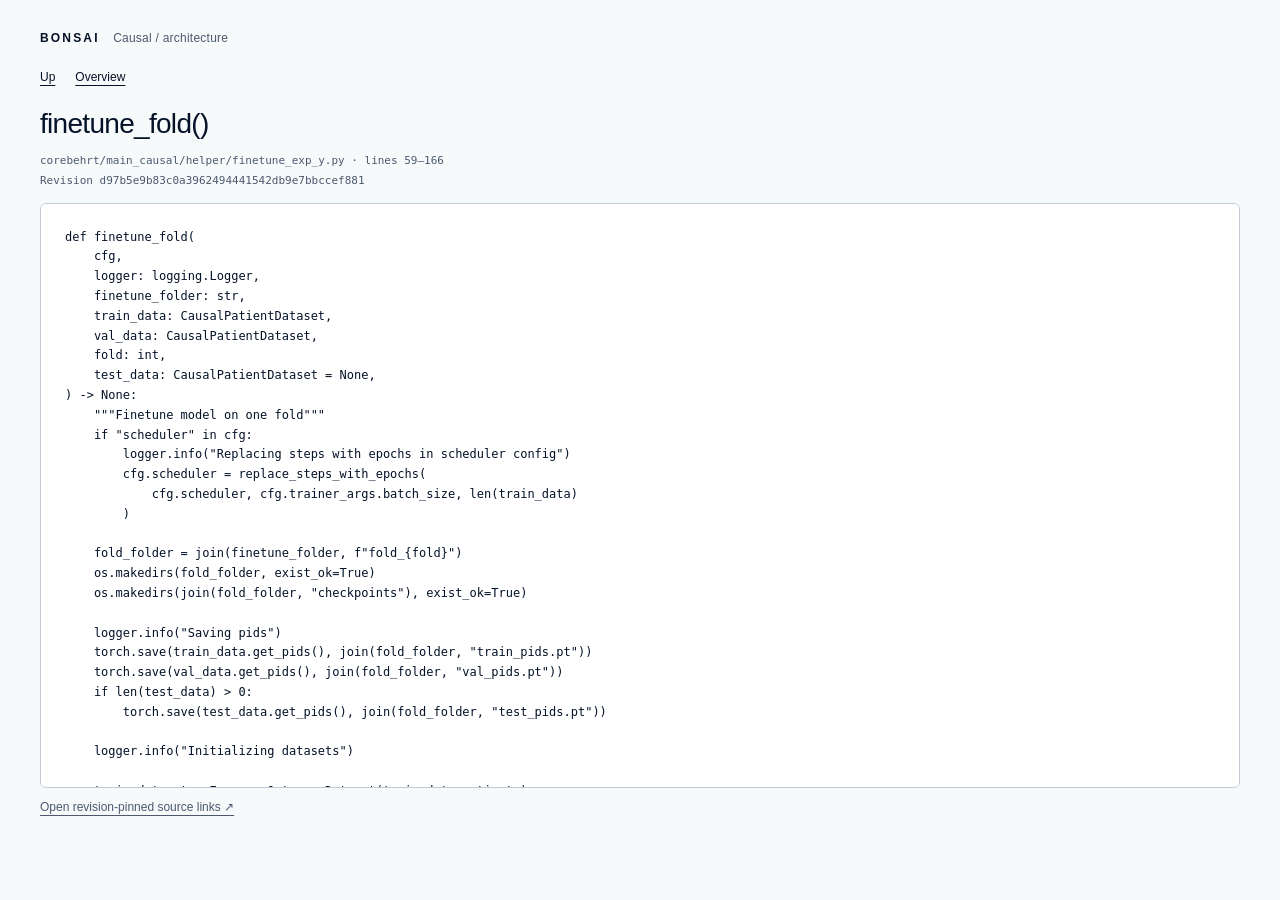
<file: docs/diagrams/source-fold.html>
<!doctype html>
<html lang="en"><head><meta charset="utf-8"><meta name="viewport" content="width=device-width, initial-scale=1"><title>finetune_fold() · BONSAI Causal</title><style>
:root {
  color-scheme: light;
  --paper: #f7fafb;
  --ink: #041228;
  --muted: #4b586e;
  --rule: #c3cad4;
  --accent: #35b2bf;
  --accent-text: #1f7f89;
  --sans: "Geist", -apple-system, BlinkMacSystemFont, "Segoe UI", sans-serif;
  --mono: "Geist Mono", ui-monospace, "SFMono-Regular", Consolas, monospace;
  font-family: var(--sans);
  color: var(--ink);
  background: var(--paper);
}
* {
  box-sizing: border-box;
}
body {
  margin: 0;
}
button,
a {
  -webkit-tap-highlight-color: transparent;
}
a {
  color: inherit;
  text-underline-offset: 4px;
}
button {
  font: inherit;
  color: inherit;
  cursor: pointer;
}
[hidden] {
  display: none !important;
}
.shell {
  max-width: 1360px;
  margin: auto;
  padding: 28px 40px 40px;
}
.brand {
  font-size: 12px;
  font-weight: 650;
  letter-spacing: 0.18em;
  text-decoration: none;
}
.brand span {
  font-weight: 400;
  letter-spacing: 0.02em;
  margin-left: 8px;
  color: var(--muted);
}
.toolbar {
  display: flex;
  align-items: center;
  justify-content: space-between;
  gap: 16px;
  min-height: 64px;
  margin-top: 12px;
}
.breadcrumbs {
  display: flex;
  align-items: center;
  flex-wrap: wrap;
  gap: 4px;
  font-size: 12px;
  color: var(--muted);
}
.breadcrumbs button,
.nav-button {
  border: 0;
  background: transparent;
  padding: 12px 8px;
  min-height: 44px;
}
.breadcrumbs button {
  text-decoration: underline;
  text-underline-offset: 4px;
}
.breadcrumbs span {
  padding: 8px;
}
.nav-actions {
  display: flex;
  gap: 8px;
  flex-shrink: 0;
}
.nav-button {
  border: 1px solid var(--rule);
  border-radius: 4px;
  padding: 8px 14px;
}
.context {
  min-height: 56px;
  display: flex;
  align-items: center;
  margin: 8px 0 16px;
}
.context[hidden] + main {
  margin-top: 16px;
}
.context-anchor {
  display: inline-flex;
  flex-direction: column;
  justify-content: center;
  min-width: 220px;
  min-height: 56px;
  padding: 8px 16px;
  border: 1px solid var(--accent);
  border-radius: 6px;
  background: #e5f3f6;
}
.context-anchor small {
  color: var(--muted);
  font-size: 10px;
  margin-bottom: 4px;
}
.context-anchor strong {
  font-weight: 600;
  font-size: 12px;
}
h1 {
  font-size: 28px;
  font-weight: 300;
  letter-spacing: -0.025em;
  margin: 0 0 10px;
}
.subtitle {
  font-size: 14px;
  color: var(--muted);
  margin: 0;
  line-height: 1.6;
  max-width: 85ch;
}
.diagram-scroll {
  overflow-x: auto;
  margin-top: 12px;
  border-radius: 4px;
}
.diagram {
  width: 100%;
  display: block;
  min-width: 880px;
}
.node-name {
  font-family: var(--sans);
  font-size: 12px;
  font-weight: 600;
  fill: var(--ink);
}
.node-sub {
  font-family: var(--mono);
  font-size: 9px;
  fill: var(--muted);
}
.tag,
.edge-label,
.lane-label {
  font-family: var(--mono);
  font-size: 8px;
  fill: var(--muted);
  letter-spacing: 0.08em;
}
.lane-label {
  font-size: 10px;
}
.node-box {
  fill: #fff;
  stroke: #718093;
  stroke-width: 1;
}
.node.focal .node-box {
  fill: #e5f3f6;
  stroke: var(--accent);
  stroke-width: 1.2;
}
.node.artifact .node-box {
  fill: #ebeff2;
}
.node.external .node-box {
  fill: #eff3f5;
  stroke-dasharray: 4 3;
}
.node-link {
  cursor: pointer;
  text-decoration: none;
}
.node-link:hover .node-box {
  stroke: var(--ink);
  stroke-width: 1.8;
}
.disclosure {
  font-family: var(--sans);
  font-size: 12px;
  fill: var(--accent-text);
}
.related {
  font-family: var(--sans);
  font-size: 12px;
  text-decoration: underline;
  text-underline-offset: 4px;
  fill: var(--muted);
}
.evidence {
  margin-top: 8px;
  font-size: 12px;
  color: var(--muted);
}
.evidence summary {
  cursor: pointer;
  width: fit-content;
  padding: 12px 0;
}
.evidence ul {
  line-height: 1.8;
  padding-left: 20px;
}
.evidence code,
.source-meta {
  font-family: var(--mono);
  font-size: 11px;
  overflow-wrap: anywhere;
}
.source-meta {
  color: var(--muted);
  line-height: 1.8;
}
pre {
  overflow: auto;
  max-height: 65vh;
  background: #fff;
  border: 1px solid var(--rule);
  border-radius: 6px;
  padding: 24px;
  line-height: 1.65;
  font-size: 12px;
  tab-size: 4;
}
pre code {
  font-family: var(--mono);
}
:focus-visible {
  outline: 3px solid var(--accent-text);
  outline-offset: 5px;
}
.node-link:focus-visible {
  outline: none;
}
.node-link:focus-visible .node-box {
  stroke: var(--accent-text);
  stroke-width: 3;
}
.sr-only {
  position: absolute;
  width: 1px;
  height: 1px;
  padding: 0;
  margin: -1px;
  overflow: hidden;
  clip-path: inset(50%);
  white-space: nowrap;
}
.flight {
  position: fixed;
  pointer-events: none;
  z-index: 10;
  margin: 0;
  transform-origin: top left;
}
.flight {
  display: flex;
  align-items: center;
  justify-content: center;
  border: 1px solid var(--accent);
  border-radius: 6px;
  font-size: 12px;
  padding: 8px 12px;
  text-align: center;
}
.flight strong {
  font-weight: 600;
}
.standalone-nav {
  display: flex;
  gap: 20px;
  font-size: 12px;
  margin: 24px 0;
}
@media (max-width: 640px) {
  .shell {
    padding: 20px 16px;
  }
  .toolbar {
    align-items: flex-start;
    flex-direction: column-reverse;
    gap: 0;
  }
  .breadcrumbs {
    font-size: 11px;
  }
  h1 {
    font-size: 24px;
    line-height: 1.25;
  }
  .subtitle {
    font-size: 13px;
  }
  .diagram-scroll {
    border: 1px solid #dce2e8;
  }
  .diagram {
    min-width: 1280px;
  }
  .context-anchor {
    min-width: 200px;
  }
  pre {
    padding: 16px;
  }
}
@media (prefers-reduced-motion: reduce) {
  *,
  *::before,
  *::after {
    animation: none !important;
    transition: none !important;
    scroll-behavior: auto !important;
  }
}
@media print {
  .toolbar,
  .context,
  .evidence,
  .standalone-nav {
    display: none !important;
  }
  .shell {
    padding: 0;
    max-width: none;
  }
  .diagram {
    min-width: 0;
  }
  .diagram-scroll {
    overflow: visible;
    border: 0;
  }
  .brand {
    display: none;
  }
}

</style></head><body><div class="shell"><a class="brand" href="index.html">BONSAI <span>Causal / architecture</span></a><nav class="standalone-nav" aria-label="Document"><a href="fold.html">Up</a><a href="index.html">Overview</a></nav><main><h1 tabindex="-1">finetune_fold()</h1><p class="source-meta">corebehrt/main_causal/helper/finetune_exp_y.py · lines 59–166<br>Revision d97b5e9b83c0a3962494441542db9e7bbccef881</p><pre tabindex="0" aria-label="finetune_fold() source code"><code>def finetune_fold(
    cfg,
    logger: logging.Logger,
    finetune_folder: str,
    train_data: CausalPatientDataset,
    val_data: CausalPatientDataset,
    fold: int,
    test_data: CausalPatientDataset = None,
) -&gt; None:
    &quot;&quot;&quot;Finetune model on one fold&quot;&quot;&quot;
    if &quot;scheduler&quot; in cfg:
        logger.info(&quot;Replacing steps with epochs in scheduler config&quot;)
        cfg.scheduler = replace_steps_with_epochs(
            cfg.scheduler, cfg.trainer_args.batch_size, len(train_data)
        )

    fold_folder = join(finetune_folder, f&quot;fold_{fold}&quot;)
    os.makedirs(fold_folder, exist_ok=True)
    os.makedirs(join(fold_folder, &quot;checkpoints&quot;), exist_ok=True)

    logger.info(&quot;Saving pids&quot;)
    torch.save(train_data.get_pids(), join(fold_folder, &quot;train_pids.pt&quot;))
    torch.save(val_data.get_pids(), join(fold_folder, &quot;val_pids.pt&quot;))
    if len(test_data) &gt; 0:
        torch.save(test_data.get_pids(), join(fold_folder, &quot;test_pids.pt&quot;))

    logger.info(&quot;Initializing datasets&quot;)

    train_dataset = ExposureOutcomesDataset(train_data.patients)
    val_dataset = ExposureOutcomesDataset(val_data.patients)

    modelmanager = CausalModelManager(cfg, fold)
    checkpoint = modelmanager.load_checkpoint()
    outcomes: Dict[str, List[int]] = (
        train_data.get_outcomes()
    )  # needed for sampler/ can be made optional
    exposures = train_data.get_exposures()
    model = modelmanager.initialize_finetune_model(checkpoint, outcomes, exposures)

    if cfg.model.get(&quot;initialize_sigmoid_bias&quot;, False):
        model = initialize_sigmoid_bias(model, outcomes, exposures, logger)

    optimizer, sampler, scheduler, cfg = modelmanager.initialize_training_components(
        model, outcomes
    )
    epoch = modelmanager.get_epoch()
    trainer = CausalEHRTrainer(
        model=model,
        optimizer=optimizer,
        train_dataset=train_dataset,
        val_dataset=val_dataset,
        test_dataset=None,  # test only after training
        args=cfg.trainer_args,
        metrics=getattr(cfg, &quot;metrics&quot;, {}),
        sampler=sampler,
        scheduler=scheduler,
        cfg=cfg,
        logger=logger,
        accumulate_logits=True,
        run_folder=fold_folder,
        last_epoch=epoch,
    )
    trainer.train()

    logger.info(&quot;Load best finetuned model to compute test scores&quot;)
    modelmanager_trained = CausalModelManager(cfg, fold)
    checkpoint = modelmanager_trained.load_checkpoint(checkpoints=True)
    model = modelmanager_trained.initialize_finetune_model(
        checkpoint, outcomes, exposures
    )

    if cfg.get(&quot;visualize_weight_distributions&quot;, False):
        fold_folder = Path(fold_folder)
        visualize_weight_distributions(
            model, save_dir=fold_folder.parent / &quot;figs&quot; / fold_folder.name
        )

    trainer.model = model
    trainer.val_dataset = val_dataset

    logger.info(&quot;Evaluating on validation set&quot;)
    *_, val_prediction_data = trainer.evaluate(mode=&quot;val&quot;)
    if val_prediction_data is not None:
        trainer.process_causal_classification_results(
            val_prediction_data, mode=&quot;val&quot;, save_results=True
        )

    if test_data and len(test_data) &gt; 0:
        logger.info(&quot;Evaluating on test set&quot;)
        test_dataset = ExposureOutcomesDataset(test_data.patients)
        trainer.test_dataset = test_dataset
        *_, test_prediction_data = trainer.evaluate(mode=&quot;test&quot;)
        if test_prediction_data is not None:
            trainer.process_causal_classification_results(
                test_prediction_data, mode=&quot;test&quot;, save_results=True
            )

    if cfg.get(&quot;save_encodings&quot;, False):
        fold_folder = Path(fold_folder)
        encoding_dir = fold_folder / &quot;encodings&quot;
        EncodingSaver(model, val_dataset, train_data.vocab, encoding_dir).save()
        if cfg.get(&quot;visualize_encodings&quot;, False):
            try:
                EncodingAnalyzer(
                    encoding_dir, fold_folder.parent / &quot;figs&quot; / encoding_dir.name
                ).analyze()
            except Exception as e:
                logger.exception(f&quot;Failed to visualize encodings: {e}&quot;)</code></pre><p class="evidence"><a href="evidence.html">Open revision-pinned source links ↗</a></p></main></div></body></html>
</file>
